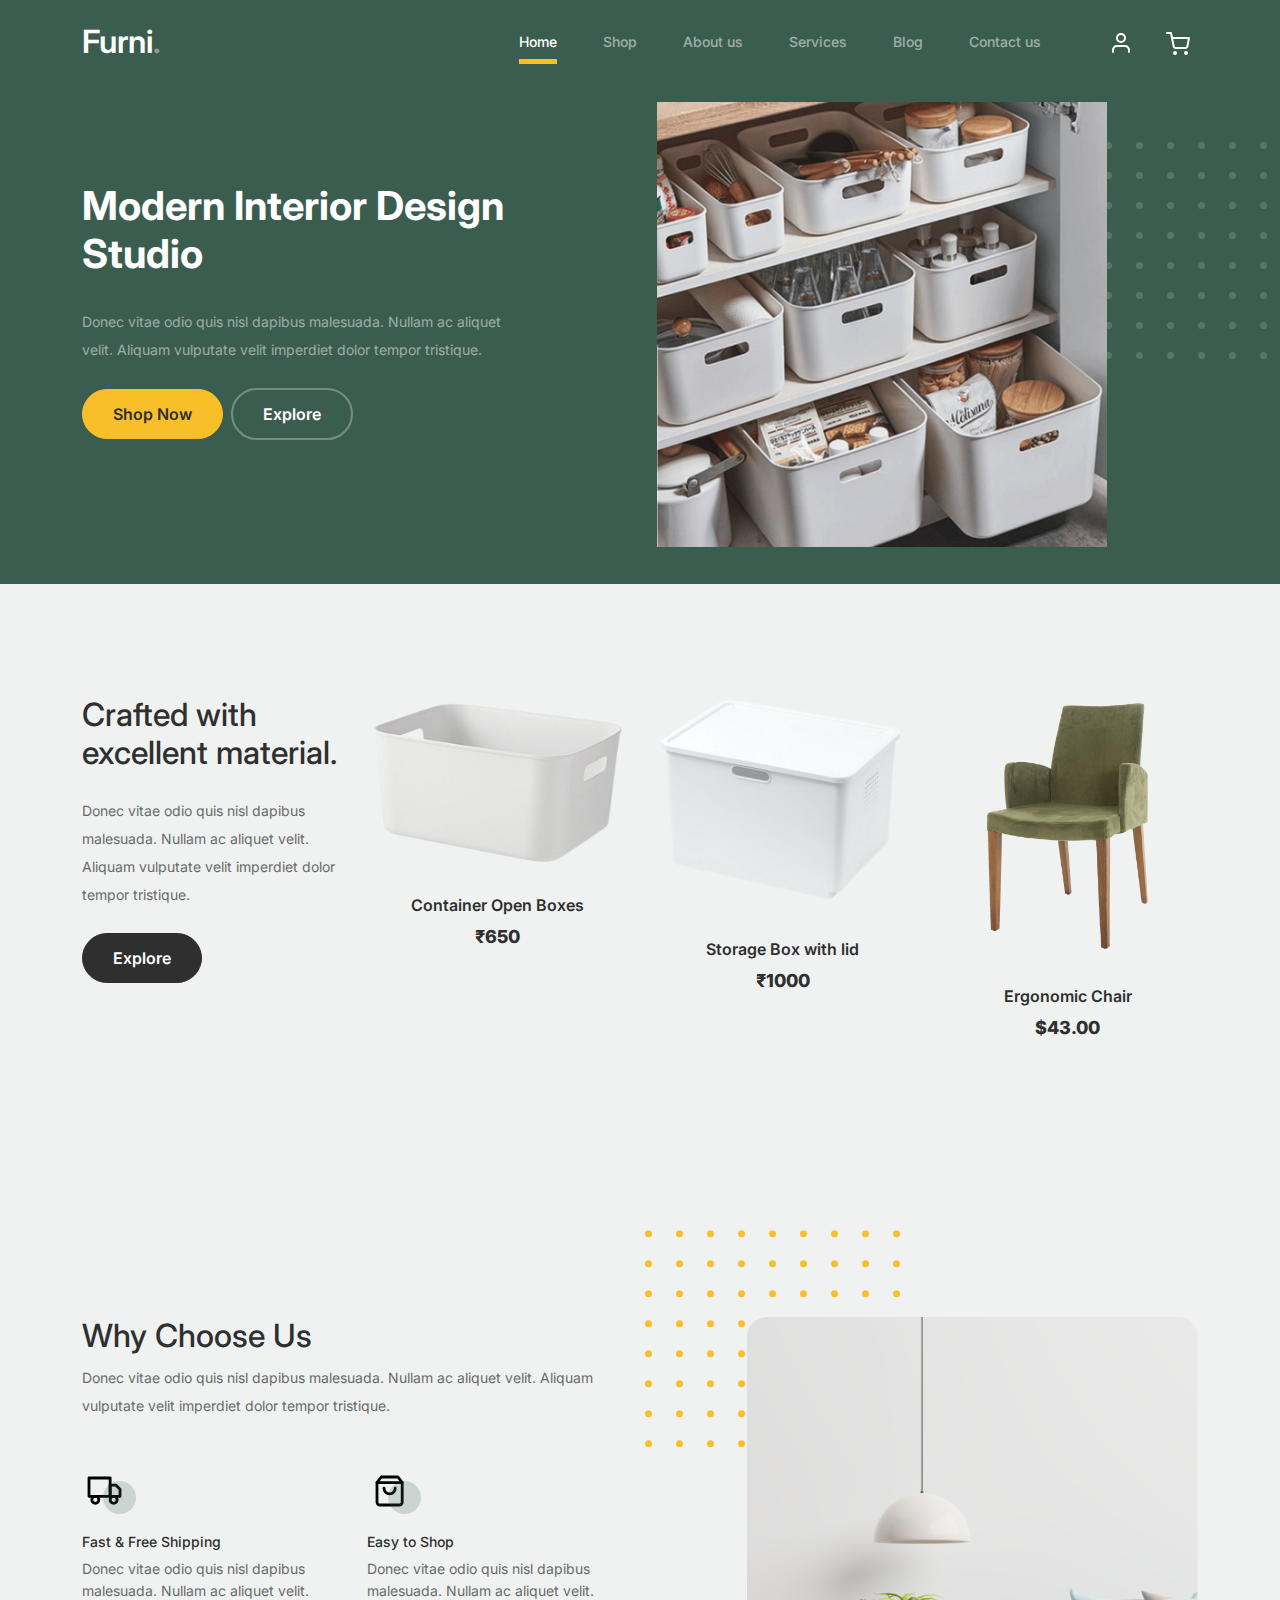
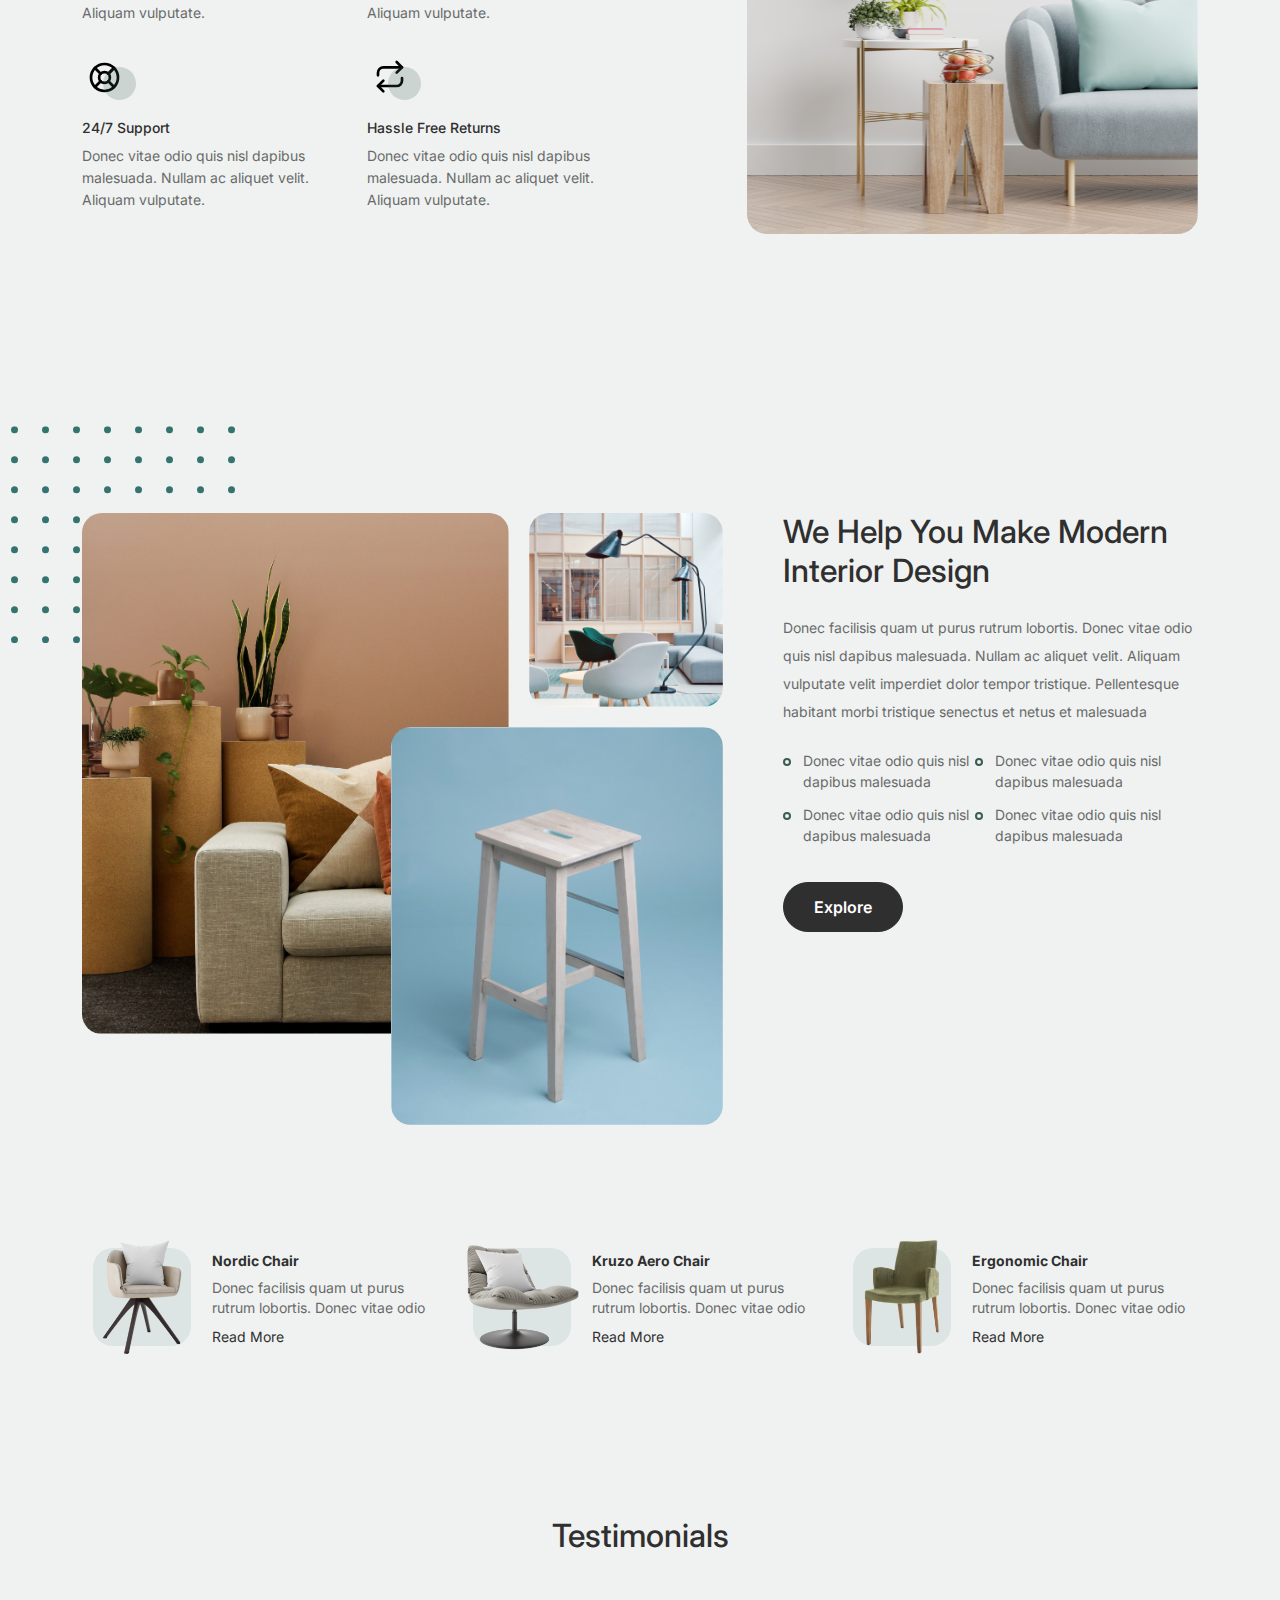
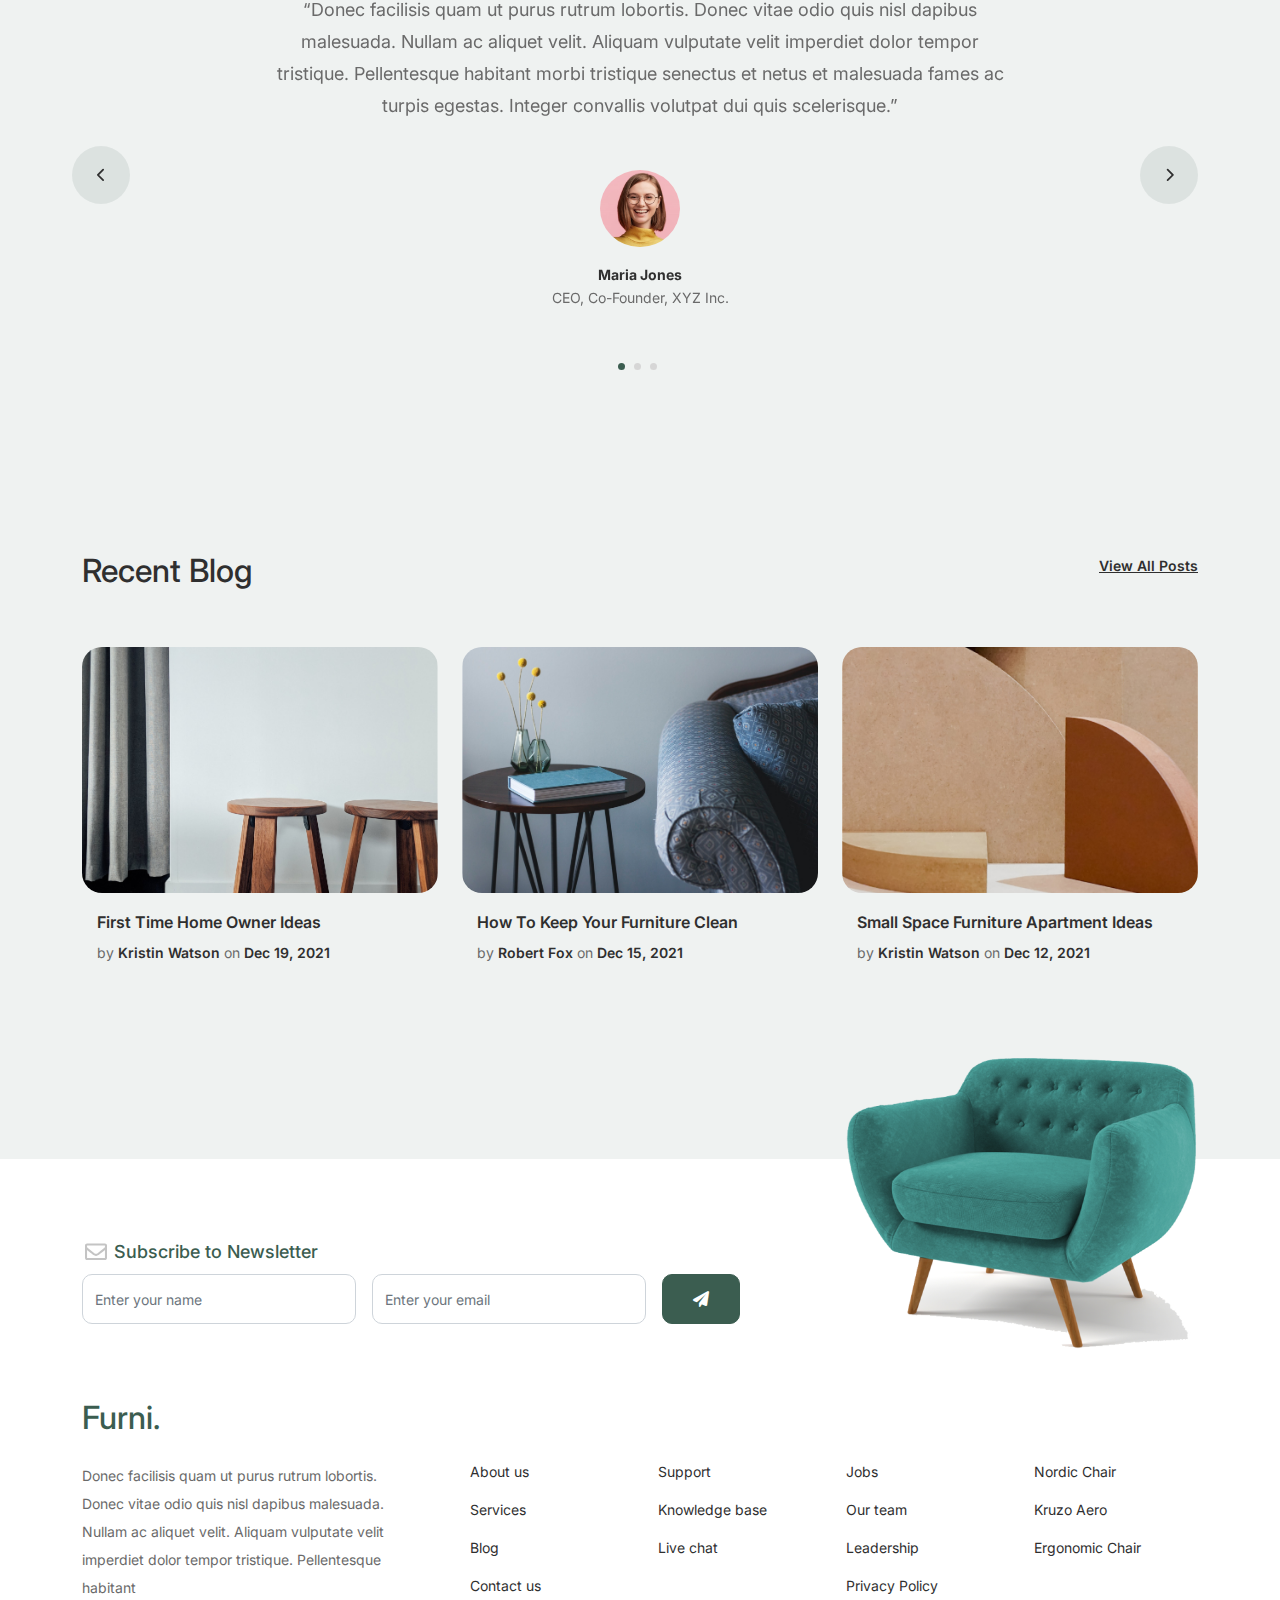
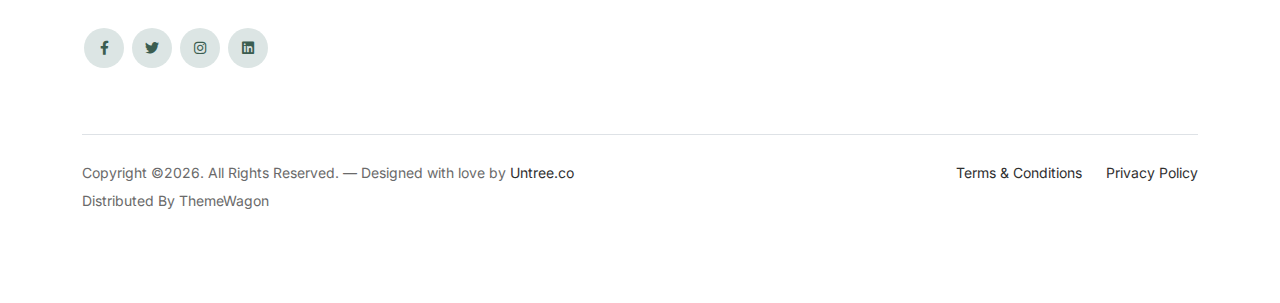
<file: index.html>
<!-- /*
* Bootstrap 5
* Template Name: Furni
* Template Author: Untree.co
* Template URI: https://untree.co/
* License: https://creativecommons.org/licenses/by/3.0/
*/ -->
<!doctype html>
<html lang="en">
<head>
  <meta charset="utf-8">
  <meta name="viewport" content="width=device-width, initial-scale=1, shrink-to-fit=no">
  <meta name="author" content="Untree.co">
  <link rel="shortcut icon" href="favicon.png">

  <meta name="description" content="" />
  <meta name="keywords" content="bootstrap, bootstrap4" />

		<!-- Bootstrap CSS -->
		<link href="css/bootstrap.min.css" rel="stylesheet">
		<link href="https://cdnjs.cloudflare.com/ajax/libs/font-awesome/6.0.0-beta3/css/all.min.css" rel="stylesheet">
		<link href="css/tiny-slider.css" rel="stylesheet">
		<link href="css/style.css" rel="stylesheet">
		<title>Furni Free Bootstrap 5 Template for Furniture and Interior Design Websites by Untree.co </title>
	</head>

	<body>

		<!-- Start Header/Navigation -->
		<nav class="custom-navbar navbar navbar navbar-expand-md navbar-dark bg-dark" arial-label="Furni navigation bar">

			<div class="container">
				<a class="navbar-brand" href="index.html">Furni<span>.</span></a>

				<button class="navbar-toggler" type="button" data-bs-toggle="collapse" data-bs-target="#navbarsFurni" aria-controls="navbarsFurni" aria-expanded="false" aria-label="Toggle navigation">
					<span class="navbar-toggler-icon"></span>
				</button>

				<div class="collapse navbar-collapse" id="navbarsFurni">
					<ul class="custom-navbar-nav navbar-nav ms-auto mb-2 mb-md-0">
						<li class="nav-item active">
							<a class="nav-link" href="index.html">Home</a>
						</li>
						<li><a class="nav-link" href="shop.html">Shop</a></li>
						<li><a class="nav-link" href="about.html">About us</a></li>
						<li><a class="nav-link" href="services.html">Services</a></li>
						<li><a class="nav-link" href="blog.html">Blog</a></li>
						<li><a class="nav-link" href="contact.html">Contact us</a></li>
					</ul>

					<ul class="custom-navbar-cta navbar-nav mb-2 mb-md-0 ms-5">
						<li><a class="nav-link" href="#"><img src="images/user.svg"></a></li>
						<li><a class="nav-link" href="cart.html"><img src="images/cart.svg"></a></li>
					</ul>
				</div>
			</div>
				
		</nav>
		<!-- End Header/Navigation -->

		<!-- Start Hero Section -->
			<div class="hero">
				<div class="container">
					<div class="row justify-content-between">
						<div class="col-lg-5">
							<div class="intro-excerpt">
								<h1>Modern Interior <span clsas="d-block">Design Studio</span></h1>
								<p class="mb-4">Donec vitae odio quis nisl dapibus malesuada. Nullam ac aliquet velit. Aliquam vulputate velit imperdiet dolor tempor tristique.</p>
								<p><a href="" class="btn btn-secondary me-2">Shop Now</a><a href="#" class="btn btn-white-outline">Explore</a></p>
							</div>
						</div>
						<div class="col-lg-7">
							<div class="hero-img-wrap">
								<img src="images/containers.png" class="img-fluid size-left-space">
							</div>
						</div>
					</div>
				</div>
			</div>
		<!-- End Hero Section -->

		<!-- Start Product Section -->
		<div class="product-section">
			<div class="container">
				<div class="row">

					<!-- Start Column 1 -->
					<div class="col-md-12 col-lg-3 mb-5 mb-lg-0">
						<h2 class="mb-4 section-title">Crafted with excellent material.</h2>
						<p class="mb-4">Donec vitae odio quis nisl dapibus malesuada. Nullam ac aliquet velit. Aliquam vulputate velit imperdiet dolor tempor tristique. </p>
						<p><a href="shop.html" class="btn">Explore</a></p>
					</div> 
					<!-- End Column 1 -->

					<!-- Start Column 2 -->
					<div class="col-12 col-md-4 col-lg-3 mb-5 mb-md-0">
						<a class="product-item" href="/product.html?product-id=product-c">
							<img src="images/prod-k.png" class="img-fluid product-thumbnail">
							<h3 class="product-title">Container Open Boxes</h3>
							<strong class="product-price">₹650</strong>

							<span class="icon-cross">
								<img src="images/cross.svg" class="img-fluid">
							</span>
						</a>
					</div> 
					<!-- End Column 2 -->

					<!-- Start Column 3 -->
					<div class="col-12 col-md-4 col-lg-3 mb-5 mb-md-0">
						<a class="product-item" href="cart.html">
							<img src="images/prod-c.png" class="img-fluid product-thumbnail">
							<h3 class="product-title">Storage Box with lid</h3>
							<strong class="product-price">₹1000</strong>

							<span class="icon-cross">
								<img src="images/cross.svg" class="img-fluid">
							</span>
						</a>
					</div>
					<!-- End Column 3 -->

					<!-- Start Column 4 -->
					<div class="col-12 col-md-4 col-lg-3 mb-5 mb-md-0">
						<a class="product-item" href="cart.html">
							<img src="images/product-3.png" class="img-fluid product-thumbnail">
							<h3 class="product-title">Ergonomic Chair</h3>
							<strong class="product-price">$43.00</strong>

							<span class="icon-cross">
								<img src="images/cross.svg" class="img-fluid">
							</span>
						</a>
					</div>
					<!-- End Column 4 -->

				</div>
			</div>
		</div>
		<!-- End Product Section -->

		<!-- Start Why Choose Us Section -->
		<div class="why-choose-section">
			<div class="container">
				<div class="row justify-content-between">
					<div class="col-lg-6">
						<h2 class="section-title">Why Choose Us</h2>
						<p>Donec vitae odio quis nisl dapibus malesuada. Nullam ac aliquet velit. Aliquam vulputate velit imperdiet dolor tempor tristique.</p>

						<div class="row my-5">
							<div class="col-6 col-md-6">
								<div class="feature">
									<div class="icon">
										<img src="images/truck.svg" alt="Image" class="imf-fluid">
									</div>
									<h3>Fast &amp; Free Shipping</h3>
									<p>Donec vitae odio quis nisl dapibus malesuada. Nullam ac aliquet velit. Aliquam vulputate.</p>
								</div>
							</div>

							<div class="col-6 col-md-6">
								<div class="feature">
									<div class="icon">
										<img src="images/bag.svg" alt="Image" class="imf-fluid">
									</div>
									<h3>Easy to Shop</h3>
									<p>Donec vitae odio quis nisl dapibus malesuada. Nullam ac aliquet velit. Aliquam vulputate.</p>
								</div>
							</div>

							<div class="col-6 col-md-6">
								<div class="feature">
									<div class="icon">
										<img src="images/support.svg" alt="Image" class="imf-fluid">
									</div>
									<h3>24/7 Support</h3>
									<p>Donec vitae odio quis nisl dapibus malesuada. Nullam ac aliquet velit. Aliquam vulputate.</p>
								</div>
							</div>

							<div class="col-6 col-md-6">
								<div class="feature">
									<div class="icon">
										<img src="images/return.svg" alt="Image" class="imf-fluid">
									</div>
									<h3>Hassle Free Returns</h3>
									<p>Donec vitae odio quis nisl dapibus malesuada. Nullam ac aliquet velit. Aliquam vulputate.</p>
								</div>
							</div>

						</div>
					</div>

					<div class="col-lg-5">
						<div class="img-wrap">
							<img src="images/why-choose-us-img.jpg" alt="Image" class="img-fluid">
						</div>
					</div>

				</div>
			</div>
		</div>
		<!-- End Why Choose Us Section -->

		<!-- Start We Help Section -->
		<div class="we-help-section">
			<div class="container">
				<div class="row justify-content-between">
					<div class="col-lg-7 mb-5 mb-lg-0">
						<div class="imgs-grid">
							<div class="grid grid-1"><img src="images/img-grid-1.jpg" alt="Untree.co"></div>
							<div class="grid grid-2"><img src="images/img-grid-2.jpg" alt="Untree.co"></div>
							<div class="grid grid-3"><img src="images/img-grid-3.jpg" alt="Untree.co"></div>
						</div>
					</div>
					<div class="col-lg-5 ps-lg-5">
						<h2 class="section-title mb-4">We Help You Make Modern Interior Design</h2>
						<p>Donec facilisis quam ut purus rutrum lobortis. Donec vitae odio quis nisl dapibus malesuada. Nullam ac aliquet velit. Aliquam vulputate velit imperdiet dolor tempor tristique. Pellentesque habitant morbi tristique senectus et netus et malesuada</p>

						<ul class="list-unstyled custom-list my-4">
							<li>Donec vitae odio quis nisl dapibus malesuada</li>
							<li>Donec vitae odio quis nisl dapibus malesuada</li>
							<li>Donec vitae odio quis nisl dapibus malesuada</li>
							<li>Donec vitae odio quis nisl dapibus malesuada</li>
						</ul>
						<p><a herf="#" class="btn">Explore</a></p>
					</div>
				</div>
			</div>
		</div>
		<!-- End We Help Section -->

		<!-- Start Popular Product -->
		<div class="popular-product">
			<div class="container">
				<div class="row">

					<div class="col-12 col-md-6 col-lg-4 mb-4 mb-lg-0">
						<div class="product-item-sm d-flex">
							<div class="thumbnail">
								<img src="images/product-1.png" alt="Image" class="img-fluid">
							</div>
							<div class="pt-3">
								<h3>Nordic Chair</h3>
								<p>Donec facilisis quam ut purus rutrum lobortis. Donec vitae odio </p>
								<p><a href="#">Read More</a></p>
							</div>
						</div>
					</div>

					<div class="col-12 col-md-6 col-lg-4 mb-4 mb-lg-0">
						<div class="product-item-sm d-flex">
							<div class="thumbnail">
								<img src="images/product-2.png" alt="Image" class="img-fluid">
							</div>
							<div class="pt-3">
								<h3>Kruzo Aero Chair</h3>
								<p>Donec facilisis quam ut purus rutrum lobortis. Donec vitae odio </p>
								<p><a href="#">Read More</a></p>
							</div>
						</div>
					</div>

					<div class="col-12 col-md-6 col-lg-4 mb-4 mb-lg-0">
						<div class="product-item-sm d-flex">
							<div class="thumbnail">
								<img src="images/product-3.png" alt="Image" class="img-fluid">
							</div>
							<div class="pt-3">
								<h3>Ergonomic Chair</h3>
								<p>Donec facilisis quam ut purus rutrum lobortis. Donec vitae odio </p>
								<p><a href="#">Read More</a></p>
							</div>
						</div>
					</div>

				</div>
			</div>
		</div>
		<!-- End Popular Product -->

		<!-- Start Testimonial Slider -->
		<div class="testimonial-section">
			<div class="container">
				<div class="row">
					<div class="col-lg-7 mx-auto text-center">
						<h2 class="section-title">Testimonials</h2>
					</div>
				</div>

				<div class="row justify-content-center">
					<div class="col-lg-12">
						<div class="testimonial-slider-wrap text-center">

							<div id="testimonial-nav">
								<span class="prev" data-controls="prev"><span class="fa fa-chevron-left"></span></span>
								<span class="next" data-controls="next"><span class="fa fa-chevron-right"></span></span>
							</div>

							<div class="testimonial-slider">
								
								<div class="item">
									<div class="row justify-content-center">
										<div class="col-lg-8 mx-auto">

											<div class="testimonial-block text-center">
												<blockquote class="mb-5">
													<p>&ldquo;Donec facilisis quam ut purus rutrum lobortis. Donec vitae odio quis nisl dapibus malesuada. Nullam ac aliquet velit. Aliquam vulputate velit imperdiet dolor tempor tristique. Pellentesque habitant morbi tristique senectus et netus et malesuada fames ac turpis egestas. Integer convallis volutpat dui quis scelerisque.&rdquo;</p>
												</blockquote>

												<div class="author-info">
													<div class="author-pic">
														<img src="images/person-1.png" alt="Maria Jones" class="img-fluid">
													</div>
													<h3 class="font-weight-bold">Maria Jones</h3>
													<span class="position d-block mb-3">CEO, Co-Founder, XYZ Inc.</span>
												</div>
											</div>

										</div>
									</div>
								</div> 
								<!-- END item -->

								<div class="item">
									<div class="row justify-content-center">
										<div class="col-lg-8 mx-auto">

											<div class="testimonial-block text-center">
												<blockquote class="mb-5">
													<p>&ldquo;Donec facilisis quam ut purus rutrum lobortis. Donec vitae odio quis nisl dapibus malesuada. Nullam ac aliquet velit. Aliquam vulputate velit imperdiet dolor tempor tristique. Pellentesque habitant morbi tristique senectus et netus et malesuada fames ac turpis egestas. Integer convallis volutpat dui quis scelerisque.&rdquo;</p>
												</blockquote>

												<div class="author-info">
													<div class="author-pic">
														<img src="images/person-1.png" alt="Maria Jones" class="img-fluid">
													</div>
													<h3 class="font-weight-bold">Maria Jones</h3>
													<span class="position d-block mb-3">CEO, Co-Founder, XYZ Inc.</span>
												</div>
											</div>

										</div>
									</div>
								</div> 
								<!-- END item -->

								<div class="item">
									<div class="row justify-content-center">
										<div class="col-lg-8 mx-auto">

											<div class="testimonial-block text-center">
												<blockquote class="mb-5">
													<p>&ldquo;Donec facilisis quam ut purus rutrum lobortis. Donec vitae odio quis nisl dapibus malesuada. Nullam ac aliquet velit. Aliquam vulputate velit imperdiet dolor tempor tristique. Pellentesque habitant morbi tristique senectus et netus et malesuada fames ac turpis egestas. Integer convallis volutpat dui quis scelerisque.&rdquo;</p>
												</blockquote>

												<div class="author-info">
													<div class="author-pic">
														<img src="images/person-1.png" alt="Maria Jones" class="img-fluid">
													</div>
													<h3 class="font-weight-bold">Maria Jones</h3>
													<span class="position d-block mb-3">CEO, Co-Founder, XYZ Inc.</span>
												</div>
											</div>

										</div>
									</div>
								</div> 
								<!-- END item -->

							</div>

						</div>
					</div>
				</div>
			</div>
		</div>
		<!-- End Testimonial Slider -->

		<!-- Start Blog Section -->
		<div class="blog-section">
			<div class="container">
				<div class="row mb-5">
					<div class="col-md-6">
						<h2 class="section-title">Recent Blog</h2>
					</div>
					<div class="col-md-6 text-start text-md-end">
						<a href="#" class="more">View All Posts</a>
					</div>
				</div>

				<div class="row">

					<div class="col-12 col-sm-6 col-md-4 mb-4 mb-md-0">
						<div class="post-entry">
							<a href="#" class="post-thumbnail"><img src="images/post-1.jpg" alt="Image" class="img-fluid"></a>
							<div class="post-content-entry">
								<h3><a href="#">First Time Home Owner Ideas</a></h3>
								<div class="meta">
									<span>by <a href="#">Kristin Watson</a></span> <span>on <a href="#">Dec 19, 2021</a></span>
								</div>
							</div>
						</div>
					</div>

					<div class="col-12 col-sm-6 col-md-4 mb-4 mb-md-0">
						<div class="post-entry">
							<a href="#" class="post-thumbnail"><img src="images/post-2.jpg" alt="Image" class="img-fluid"></a>
							<div class="post-content-entry">
								<h3><a href="#">How To Keep Your Furniture Clean</a></h3>
								<div class="meta">
									<span>by <a href="#">Robert Fox</a></span> <span>on <a href="#">Dec 15, 2021</a></span>
								</div>
							</div>
						</div>
					</div>

					<div class="col-12 col-sm-6 col-md-4 mb-4 mb-md-0">
						<div class="post-entry">
							<a href="#" class="post-thumbnail"><img src="images/post-3.jpg" alt="Image" class="img-fluid"></a>
							<div class="post-content-entry">
								<h3><a href="#">Small Space Furniture Apartment Ideas</a></h3>
								<div class="meta">
									<span>by <a href="#">Kristin Watson</a></span> <span>on <a href="#">Dec 12, 2021</a></span>
								</div>
							</div>
						</div>
					</div>

				</div>
			</div>
		</div>
		<!-- End Blog Section -->	

		<!-- Start Footer Section -->
		<footer class="footer-section">
			<div class="container relative">

				<div class="sofa-img">
					<img src="images/sofa.png" alt="Image" class="img-fluid">
				</div>

				<div class="row">
					<div class="col-lg-8">
						<div class="subscription-form">
							<h3 class="d-flex align-items-center"><span class="me-1"><img src="images/envelope-outline.svg" alt="Image" class="img-fluid"></span><span>Subscribe to Newsletter</span></h3>

							<form action="#" class="row g-3">
								<div class="col-auto">
									<input type="text" class="form-control" placeholder="Enter your name">
								</div>
								<div class="col-auto">
									<input type="email" class="form-control" placeholder="Enter your email">
								</div>
								<div class="col-auto">
									<button class="btn btn-primary">
										<span class="fa fa-paper-plane"></span>
									</button>
								</div>
							</form>

						</div>
					</div>
				</div>

				<div class="row g-5 mb-5">
					<div class="col-lg-4">
						<div class="mb-4 footer-logo-wrap"><a href="#" class="footer-logo">Furni<span>.</span></a></div>
						<p class="mb-4">Donec facilisis quam ut purus rutrum lobortis. Donec vitae odio quis nisl dapibus malesuada. Nullam ac aliquet velit. Aliquam vulputate velit imperdiet dolor tempor tristique. Pellentesque habitant</p>

						<ul class="list-unstyled custom-social">
							<li><a href="#"><span class="fa fa-brands fa-facebook-f"></span></a></li>
							<li><a href="#"><span class="fa fa-brands fa-twitter"></span></a></li>
							<li><a href="#"><span class="fa fa-brands fa-instagram"></span></a></li>
							<li><a href="#"><span class="fa fa-brands fa-linkedin"></span></a></li>
						</ul>
					</div>

					<div class="col-lg-8">
						<div class="row links-wrap">
							<div class="col-6 col-sm-6 col-md-3">
								<ul class="list-unstyled">
									<li><a href="#">About us</a></li>
									<li><a href="#">Services</a></li>
									<li><a href="#">Blog</a></li>
									<li><a href="#">Contact us</a></li>
								</ul>
							</div>

							<div class="col-6 col-sm-6 col-md-3">
								<ul class="list-unstyled">
									<li><a href="#">Support</a></li>
									<li><a href="#">Knowledge base</a></li>
									<li><a href="#">Live chat</a></li>
								</ul>
							</div>

							<div class="col-6 col-sm-6 col-md-3">
								<ul class="list-unstyled">
									<li><a href="#">Jobs</a></li>
									<li><a href="#">Our team</a></li>
									<li><a href="#">Leadership</a></li>
									<li><a href="#">Privacy Policy</a></li>
								</ul>
							</div>

							<div class="col-6 col-sm-6 col-md-3">
								<ul class="list-unstyled">
									<li><a href="#">Nordic Chair</a></li>
									<li><a href="#">Kruzo Aero</a></li>
									<li><a href="#">Ergonomic Chair</a></li>
								</ul>
							</div>
						</div>
					</div>

				</div>

				<div class="border-top copyright">
					<div class="row pt-4">
						<div class="col-lg-6">
							<p class="mb-2 text-center text-lg-start">Copyright &copy;<script>document.write(new Date().getFullYear());</script>. All Rights Reserved. &mdash; Designed with love by <a href="https://untree.co">Untree.co</a> Distributed By <a hreff="https://themewagon.com">ThemeWagon</a>  <!-- License information: https://untree.co/license/ -->
            </p>
						</div>

						<div class="col-lg-6 text-center text-lg-end">
							<ul class="list-unstyled d-inline-flex ms-auto">
								<li class="me-4"><a href="#">Terms &amp; Conditions</a></li>
								<li><a href="#">Privacy Policy</a></li>
							</ul>
						</div>

					</div>
				</div>

			</div>
		</footer>
		<!-- End Footer Section -->	


		<script src="js/bootstrap.bundle.min.js"></script>
		<script src="js/tiny-slider.js"></script>
		<script src="js/custom.js"></script>
	</body>

</html>
</file>
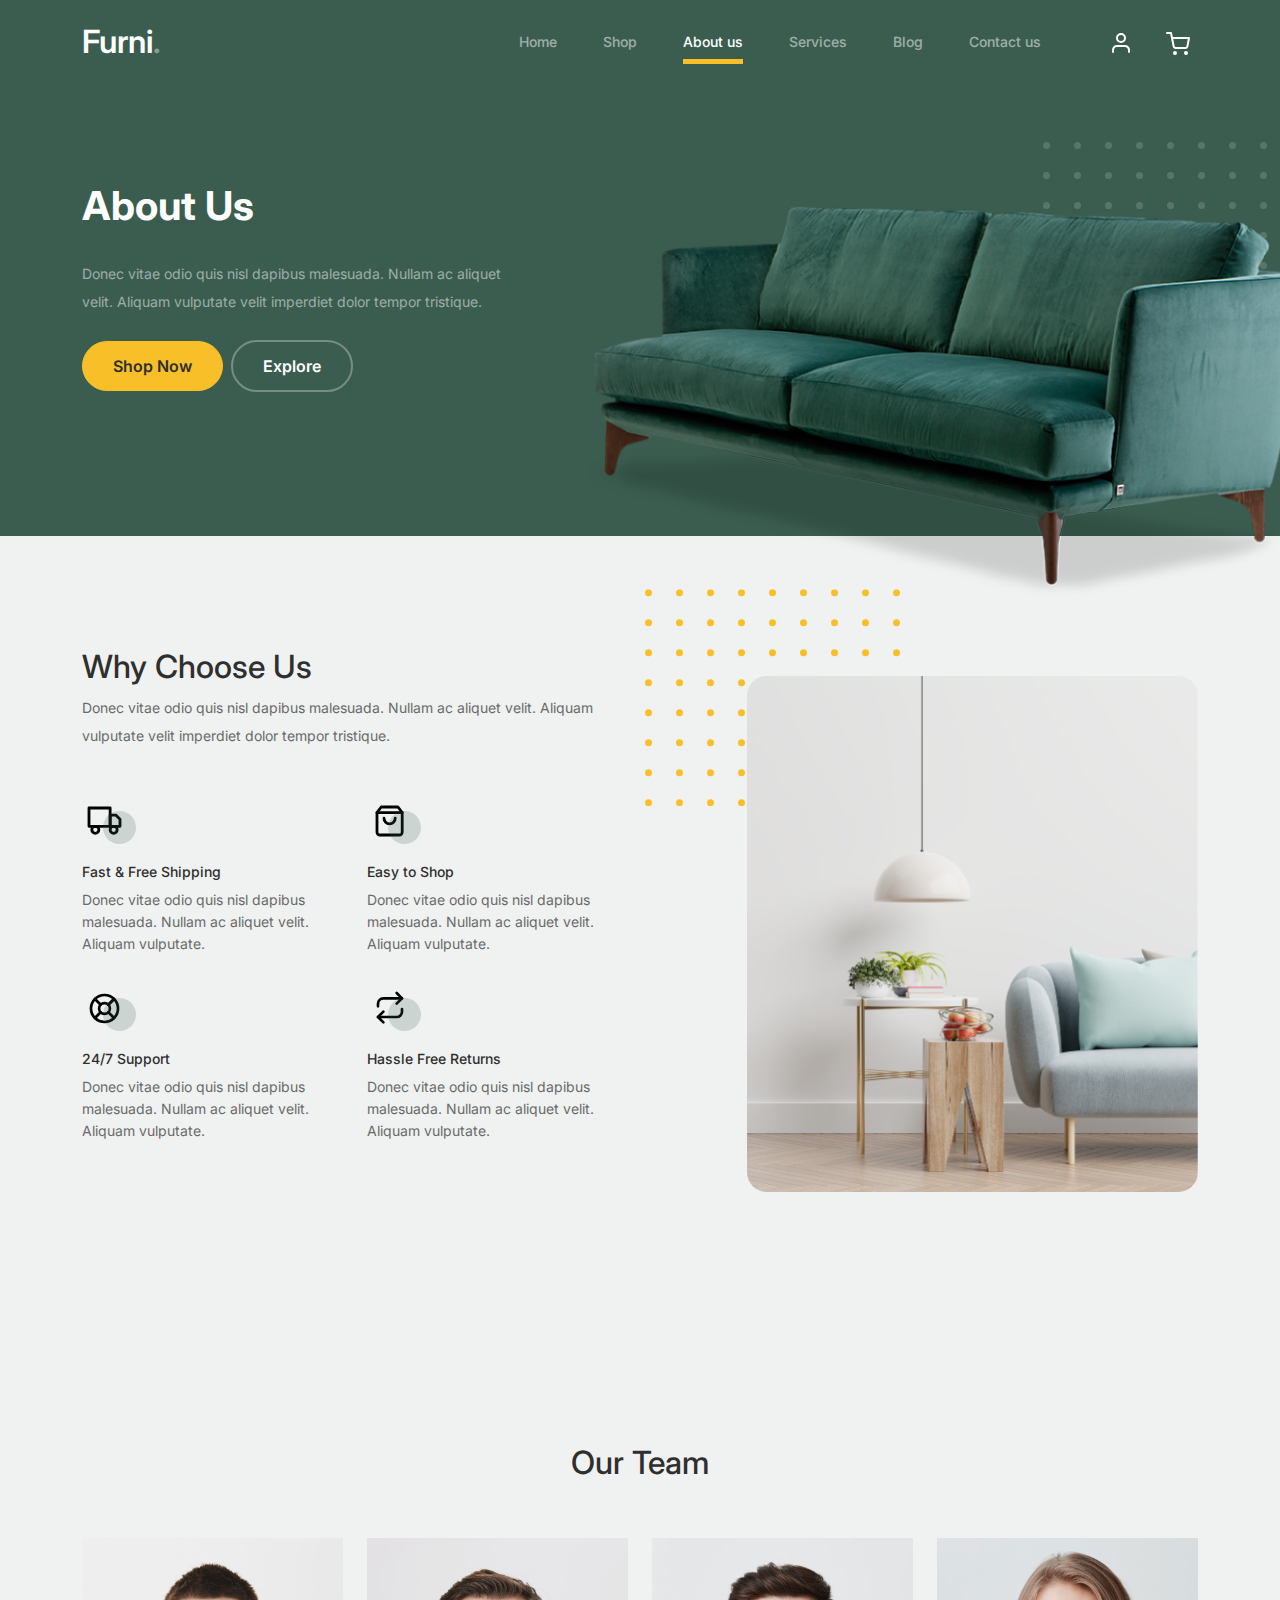
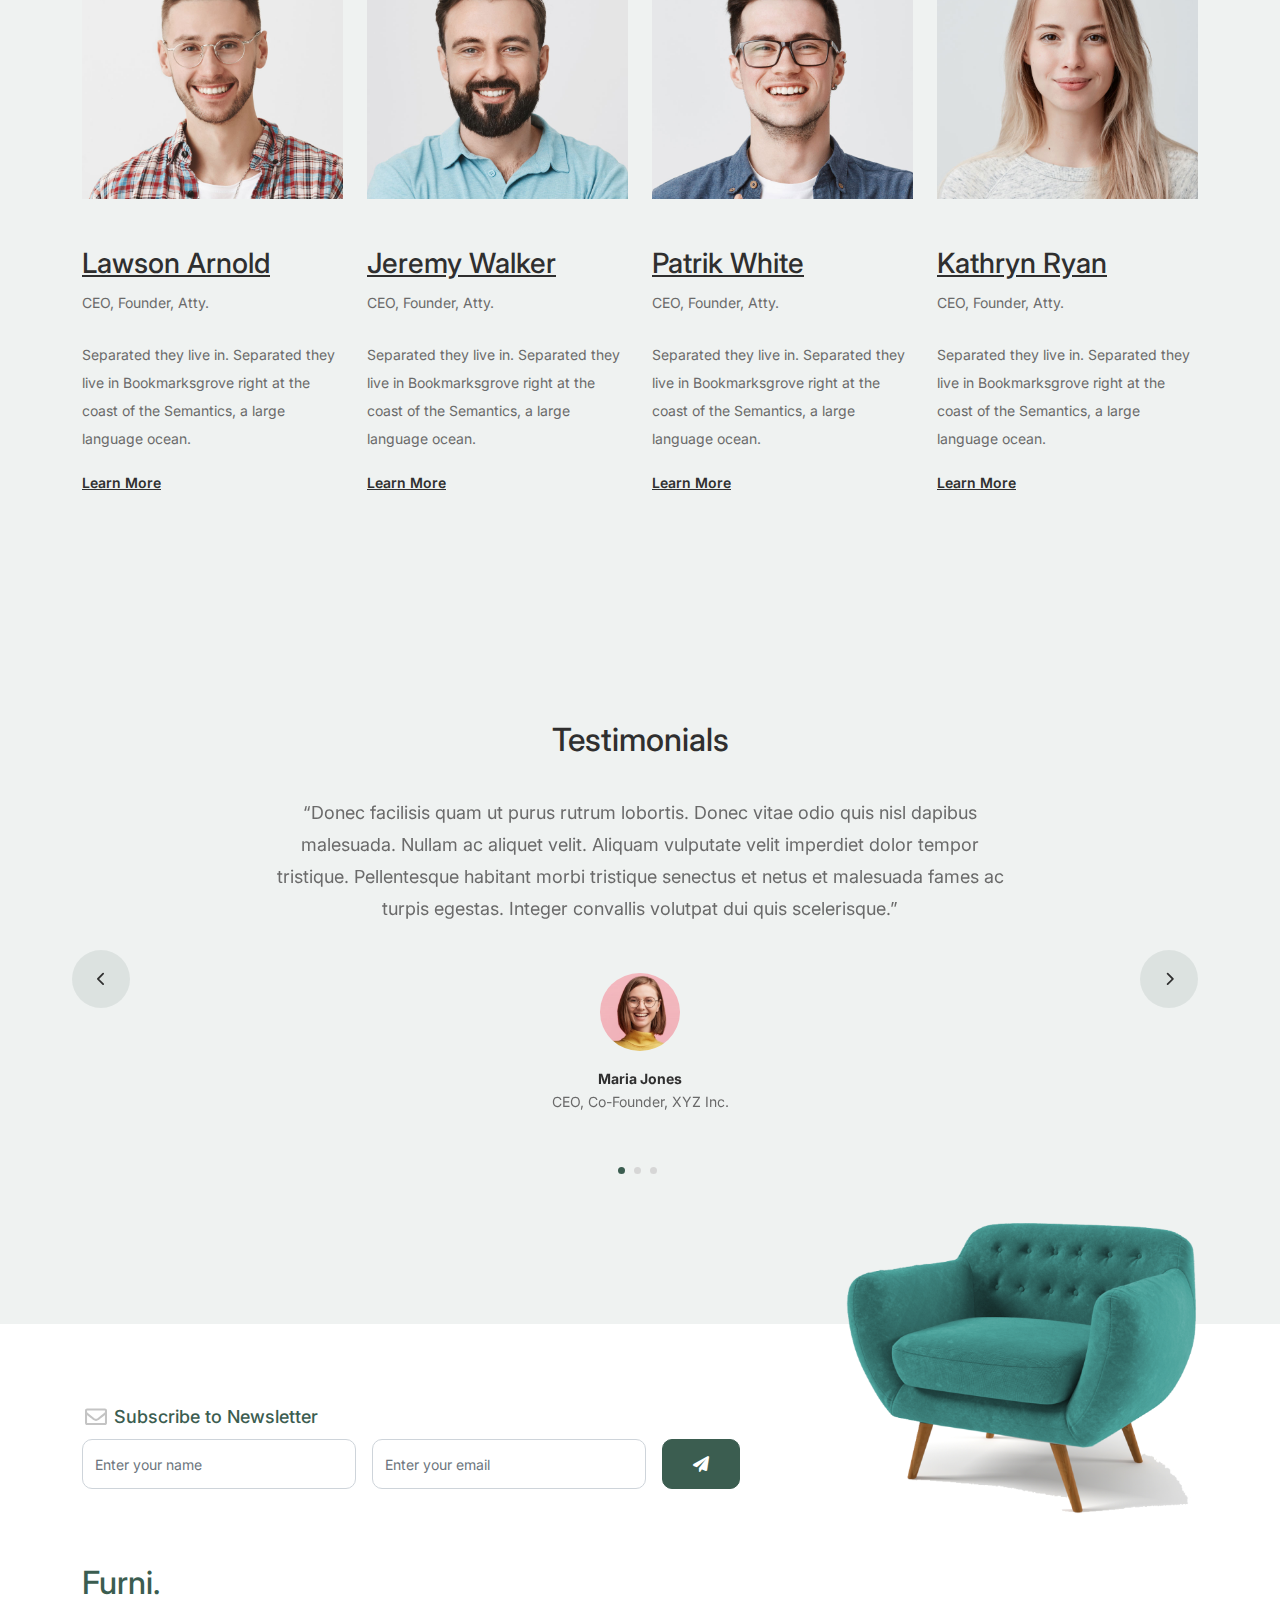
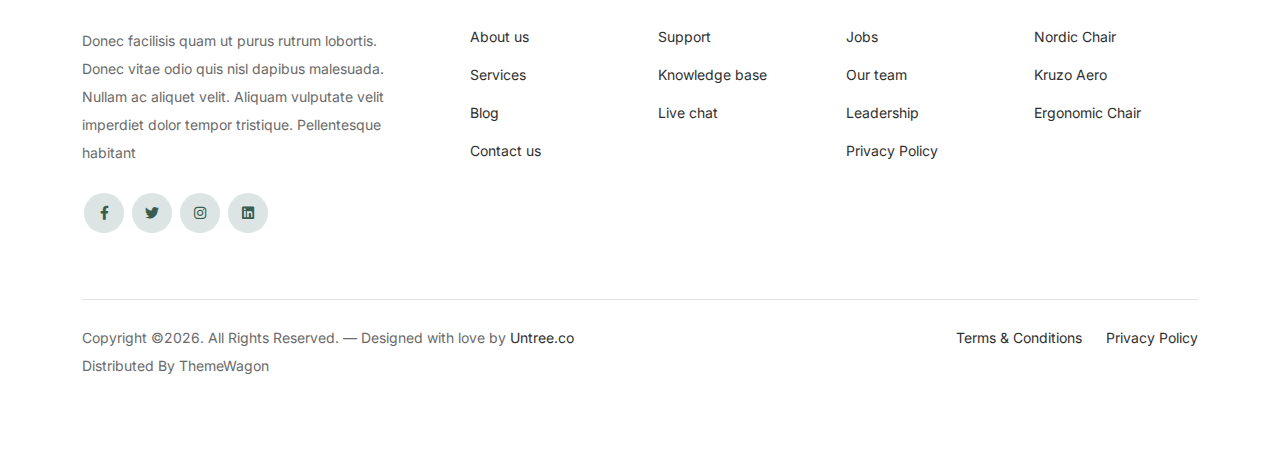
<file: about.html>
<!-- /*
* Bootstrap 5
* Template Name: Furni
* Template Author: Untree.co
* Template URI: https://untree.co/
* License: https://creativecommons.org/licenses/by/3.0/
*/ -->
<!doctype html>
<html lang="en">
<head>
  <meta charset="utf-8">
  <meta name="viewport" content="width=device-width, initial-scale=1, shrink-to-fit=no">
  <meta name="author" content="Untree.co">
  <link rel="shortcut icon" href="favicon.png">

  <meta name="description" content="" />
  <meta name="keywords" content="bootstrap, bootstrap4" />

		<!-- Bootstrap CSS -->
		<link href="css/bootstrap.min.css" rel="stylesheet">
		<link href="https://cdnjs.cloudflare.com/ajax/libs/font-awesome/6.0.0-beta3/css/all.min.css" rel="stylesheet">
		<link href="css/tiny-slider.css" rel="stylesheet">
		<link href="css/style.css" rel="stylesheet">
		<title>Furni Free Bootstrap 5 Template for Furniture and Interior Design Websites by Untree.co </title>
	</head>

	<body>

		<!-- Start Header/Navigation -->
		<nav class="custom-navbar navbar navbar navbar-expand-md navbar-dark bg-dark" arial-label="Furni navigation bar">

			<div class="container">
				<a class="navbar-brand" href="index.html">Furni<span>.</span></a>

				<button class="navbar-toggler" type="button" data-bs-toggle="collapse" data-bs-target="#navbarsFurni" aria-controls="navbarsFurni" aria-expanded="false" aria-label="Toggle navigation">
					<span class="navbar-toggler-icon"></span>
				</button>

				<div class="collapse navbar-collapse" id="navbarsFurni">
					<ul class="custom-navbar-nav navbar-nav ms-auto mb-2 mb-md-0">
						<li class="nav-item ">
							<a class="nav-link" href="index.html">Home</a>
						</li>
						<li><a class="nav-link" href="shop.html">Shop</a></li>
						<li class="active"><a class="nav-link" href="about.html">About us</a></li>
						<li><a class="nav-link" href="services.html">Services</a></li>
						<li><a class="nav-link" href="blog.html">Blog</a></li>
						<li><a class="nav-link" href="contact.html">Contact us</a></li>
					</ul>

					<ul class="custom-navbar-cta navbar-nav mb-2 mb-md-0 ms-5">
						<li><a class="nav-link" href="#"><img src="images/user.svg"></a></li>
						<li><a class="nav-link" href="cart.html"><img src="images/cart.svg"></a></li>
					</ul>
				</div>
			</div>
				
		</nav>
		<!-- End Header/Navigation -->

		<!-- Start Hero Section -->
			<div class="hero">
				<div class="container">
					<div class="row justify-content-between">
						<div class="col-lg-5">
							<div class="intro-excerpt">
								<h1>About Us</h1>
								<p class="mb-4">Donec vitae odio quis nisl dapibus malesuada. Nullam ac aliquet velit. Aliquam vulputate velit imperdiet dolor tempor tristique.</p>
								<p><a href="" class="btn btn-secondary me-2">Shop Now</a><a href="#" class="btn btn-white-outline">Explore</a></p>
							</div>
						</div>
						<div class="col-lg-7">
							<div class="hero-img-wrap">
								<img src="images/couch.png" class="img-fluid">
							</div>
						</div>
					</div>
				</div>
			</div>
		<!-- End Hero Section -->

		

		<!-- Start Why Choose Us Section -->
		<div class="why-choose-section">
			<div class="container">
				<div class="row justify-content-between align-items-center">
					<div class="col-lg-6">
						<h2 class="section-title">Why Choose Us</h2>
						<p>Donec vitae odio quis nisl dapibus malesuada. Nullam ac aliquet velit. Aliquam vulputate velit imperdiet dolor tempor tristique.</p>

						<div class="row my-5">
							<div class="col-6 col-md-6">
								<div class="feature">
									<div class="icon">
										<img src="images/truck.svg" alt="Image" class="imf-fluid">
									</div>
									<h3>Fast &amp; Free Shipping</h3>
									<p>Donec vitae odio quis nisl dapibus malesuada. Nullam ac aliquet velit. Aliquam vulputate.</p>
								</div>
							</div>

							<div class="col-6 col-md-6">
								<div class="feature">
									<div class="icon">
										<img src="images/bag.svg" alt="Image" class="imf-fluid">
									</div>
									<h3>Easy to Shop</h3>
									<p>Donec vitae odio quis nisl dapibus malesuada. Nullam ac aliquet velit. Aliquam vulputate.</p>
								</div>
							</div>

							<div class="col-6 col-md-6">
								<div class="feature">
									<div class="icon">
										<img src="images/support.svg" alt="Image" class="imf-fluid">
									</div>
									<h3>24/7 Support</h3>
									<p>Donec vitae odio quis nisl dapibus malesuada. Nullam ac aliquet velit. Aliquam vulputate.</p>
								</div>
							</div>

							<div class="col-6 col-md-6">
								<div class="feature">
									<div class="icon">
										<img src="images/return.svg" alt="Image" class="imf-fluid">
									</div>
									<h3>Hassle Free Returns</h3>
									<p>Donec vitae odio quis nisl dapibus malesuada. Nullam ac aliquet velit. Aliquam vulputate.</p>
								</div>
							</div>

						</div>
					</div>

					<div class="col-lg-5">
						<div class="img-wrap">
							<img src="images/why-choose-us-img.jpg" alt="Image" class="img-fluid">
						</div>
					</div>

				</div>
			</div>
		</div>
		<!-- End Why Choose Us Section -->

		<!-- Start Team Section -->
		<div class="untree_co-section">
			<div class="container">

				<div class="row mb-5">
					<div class="col-lg-5 mx-auto text-center">
						<h2 class="section-title">Our Team</h2>
					</div>
				</div>

				<div class="row">

					<!-- Start Column 1 -->
					<div class="col-12 col-md-6 col-lg-3 mb-5 mb-md-0">
						<img src="images/person_1.jpg" class="img-fluid mb-5">
						<h3 clas><a href="#"><span class="">Lawson</span> Arnold</a></h3>
            <span class="d-block position mb-4">CEO, Founder, Atty.</span>
            <p>Separated they live in.
            Separated they live in Bookmarksgrove right at the coast of the Semantics, a large language ocean.</p>
            <p class="mb-0"><a href="#" class="more dark">Learn More <span class="icon-arrow_forward"></span></a></p>
					</div> 
					<!-- End Column 1 -->

					<!-- Start Column 2 -->
					<div class="col-12 col-md-6 col-lg-3 mb-5 mb-md-0">
						<img src="images/person_2.jpg" class="img-fluid mb-5">

						<h3 clas><a href="#"><span class="">Jeremy</span> Walker</a></h3>
            <span class="d-block position mb-4">CEO, Founder, Atty.</span>
            <p>Separated they live in.
            Separated they live in Bookmarksgrove right at the coast of the Semantics, a large language ocean.</p>
            <p class="mb-0"><a href="#" class="more dark">Learn More <span class="icon-arrow_forward"></span></a></p>

					</div> 
					<!-- End Column 2 -->

					<!-- Start Column 3 -->
					<div class="col-12 col-md-6 col-lg-3 mb-5 mb-md-0">
						<img src="images/person_3.jpg" class="img-fluid mb-5">
						<h3 clas><a href="#"><span class="">Patrik</span> White</a></h3>
            <span class="d-block position mb-4">CEO, Founder, Atty.</span>
            <p>Separated they live in.
            Separated they live in Bookmarksgrove right at the coast of the Semantics, a large language ocean.</p>
            <p class="mb-0"><a href="#" class="more dark">Learn More <span class="icon-arrow_forward"></span></a></p>
					</div> 
					<!-- End Column 3 -->

					<!-- Start Column 4 -->
					<div class="col-12 col-md-6 col-lg-3 mb-5 mb-md-0">
						<img src="images/person_4.jpg" class="img-fluid mb-5">

						<h3 clas><a href="#"><span class="">Kathryn</span> Ryan</a></h3>
            <span class="d-block position mb-4">CEO, Founder, Atty.</span>
            <p>Separated they live in.
            Separated they live in Bookmarksgrove right at the coast of the Semantics, a large language ocean.</p>
            <p class="mb-0"><a href="#" class="more dark">Learn More <span class="icon-arrow_forward"></span></a></p>

          
					</div> 
					<!-- End Column 4 -->

					

				</div>
			</div>
		</div>
		<!-- End Team Section -->

		

		<!-- Start Testimonial Slider -->
		<div class="testimonial-section before-footer-section">
			<div class="container">
				<div class="row">
					<div class="col-lg-7 mx-auto text-center">
						<h2 class="section-title">Testimonials</h2>
					</div>
				</div>

				<div class="row justify-content-center">
					<div class="col-lg-12">
						<div class="testimonial-slider-wrap text-center">

							<div id="testimonial-nav">
								<span class="prev" data-controls="prev"><span class="fa fa-chevron-left"></span></span>
								<span class="next" data-controls="next"><span class="fa fa-chevron-right"></span></span>
							</div>

							<div class="testimonial-slider">
								
								<div class="item">
									<div class="row justify-content-center">
										<div class="col-lg-8 mx-auto">

											<div class="testimonial-block text-center">
												<blockquote class="mb-5">
													<p>&ldquo;Donec facilisis quam ut purus rutrum lobortis. Donec vitae odio quis nisl dapibus malesuada. Nullam ac aliquet velit. Aliquam vulputate velit imperdiet dolor tempor tristique. Pellentesque habitant morbi tristique senectus et netus et malesuada fames ac turpis egestas. Integer convallis volutpat dui quis scelerisque.&rdquo;</p>
												</blockquote>

												<div class="author-info">
													<div class="author-pic">
														<img src="images/person-1.png" alt="Maria Jones" class="img-fluid">
													</div>
													<h3 class="font-weight-bold">Maria Jones</h3>
													<span class="position d-block mb-3">CEO, Co-Founder, XYZ Inc.</span>
												</div>
											</div>

										</div>
									</div>
								</div> 
								<!-- END item -->

								<div class="item">
									<div class="row justify-content-center">
										<div class="col-lg-8 mx-auto">

											<div class="testimonial-block text-center">
												<blockquote class="mb-5">
													<p>&ldquo;Donec facilisis quam ut purus rutrum lobortis. Donec vitae odio quis nisl dapibus malesuada. Nullam ac aliquet velit. Aliquam vulputate velit imperdiet dolor tempor tristique. Pellentesque habitant morbi tristique senectus et netus et malesuada fames ac turpis egestas. Integer convallis volutpat dui quis scelerisque.&rdquo;</p>
												</blockquote>

												<div class="author-info">
													<div class="author-pic">
														<img src="images/person-1.png" alt="Maria Jones" class="img-fluid">
													</div>
													<h3 class="font-weight-bold">Maria Jones</h3>
													<span class="position d-block mb-3">CEO, Co-Founder, XYZ Inc.</span>
												</div>
											</div>

										</div>
									</div>
								</div> 
								<!-- END item -->

								<div class="item">
									<div class="row justify-content-center">
										<div class="col-lg-8 mx-auto">

											<div class="testimonial-block text-center">
												<blockquote class="mb-5">
													<p>&ldquo;Donec facilisis quam ut purus rutrum lobortis. Donec vitae odio quis nisl dapibus malesuada. Nullam ac aliquet velit. Aliquam vulputate velit imperdiet dolor tempor tristique. Pellentesque habitant morbi tristique senectus et netus et malesuada fames ac turpis egestas. Integer convallis volutpat dui quis scelerisque.&rdquo;</p>
												</blockquote>

												<div class="author-info">
													<div class="author-pic">
														<img src="images/person-1.png" alt="Maria Jones" class="img-fluid">
													</div>
													<h3 class="font-weight-bold">Maria Jones</h3>
													<span class="position d-block mb-3">CEO, Co-Founder, XYZ Inc.</span>
												</div>
											</div>

										</div>
									</div>
								</div> 
								<!-- END item -->

							</div>

						</div>
					</div>
				</div>
			</div>
		</div>
		<!-- End Testimonial Slider -->

		

		<!-- Start Footer Section -->
		<footer class="footer-section">
			<div class="container relative">

				<div class="sofa-img">
					<img src="images/sofa.png" alt="Image" class="img-fluid">
				</div>

				<div class="row">
					<div class="col-lg-8">
						<div class="subscription-form">
							<h3 class="d-flex align-items-center"><span class="me-1"><img src="images/envelope-outline.svg" alt="Image" class="img-fluid"></span><span>Subscribe to Newsletter</span></h3>

							<form action="#" class="row g-3">
								<div class="col-auto">
									<input type="text" class="form-control" placeholder="Enter your name">
								</div>
								<div class="col-auto">
									<input type="email" class="form-control" placeholder="Enter your email">
								</div>
								<div class="col-auto">
									<button class="btn btn-primary">
										<span class="fa fa-paper-plane"></span>
									</button>
								</div>
							</form>

						</div>
					</div>
				</div>

				<div class="row g-5 mb-5">
					<div class="col-lg-4">
						<div class="mb-4 footer-logo-wrap"><a href="#" class="footer-logo">Furni<span>.</span></a></div>
						<p class="mb-4">Donec facilisis quam ut purus rutrum lobortis. Donec vitae odio quis nisl dapibus malesuada. Nullam ac aliquet velit. Aliquam vulputate velit imperdiet dolor tempor tristique. Pellentesque habitant</p>

						<ul class="list-unstyled custom-social">
							<li><a href="#"><span class="fa fa-brands fa-facebook-f"></span></a></li>
							<li><a href="#"><span class="fa fa-brands fa-twitter"></span></a></li>
							<li><a href="#"><span class="fa fa-brands fa-instagram"></span></a></li>
							<li><a href="#"><span class="fa fa-brands fa-linkedin"></span></a></li>
						</ul>
					</div>

					<div class="col-lg-8">
						<div class="row links-wrap">
							<div class="col-6 col-sm-6 col-md-3">
								<ul class="list-unstyled">
									<li><a href="#">About us</a></li>
									<li><a href="#">Services</a></li>
									<li><a href="#">Blog</a></li>
									<li><a href="#">Contact us</a></li>
								</ul>
							</div>

							<div class="col-6 col-sm-6 col-md-3">
								<ul class="list-unstyled">
									<li><a href="#">Support</a></li>
									<li><a href="#">Knowledge base</a></li>
									<li><a href="#">Live chat</a></li>
								</ul>
							</div>

							<div class="col-6 col-sm-6 col-md-3">
								<ul class="list-unstyled">
									<li><a href="#">Jobs</a></li>
									<li><a href="#">Our team</a></li>
									<li><a href="#">Leadership</a></li>
									<li><a href="#">Privacy Policy</a></li>
								</ul>
							</div>

							<div class="col-6 col-sm-6 col-md-3">
								<ul class="list-unstyled">
									<li><a href="#">Nordic Chair</a></li>
									<li><a href="#">Kruzo Aero</a></li>
									<li><a href="#">Ergonomic Chair</a></li>
								</ul>
							</div>
						</div>
					</div>

				</div>

				<div class="border-top copyright">
					<div class="row pt-4">
						<div class="col-lg-6">
							<p class="mb-2 text-center text-lg-start">Copyright &copy;<script>document.write(new Date().getFullYear());</script>. All Rights Reserved. &mdash; Designed with love by <a href="https://untree.co">Untree.co</a> Distributed By <a hreff="https://themewagon.com">ThemeWagon</a>  <!-- License information: https://untree.co/license/ -->
            </p>
						</div>

						<div class="col-lg-6 text-center text-lg-end">
							<ul class="list-unstyled d-inline-flex ms-auto">
								<li class="me-4"><a href="#">Terms &amp; Conditions</a></li>
								<li><a href="#">Privacy Policy</a></li>
							</ul>
						</div>

					</div>
				</div>

			</div>
		</footer>
		<!-- End Footer Section -->	


		<script src="js/bootstrap.bundle.min.js"></script>
		<script src="js/tiny-slider.js"></script>
		<script src="js/custom.js"></script>
	</body>

</html>
</file>
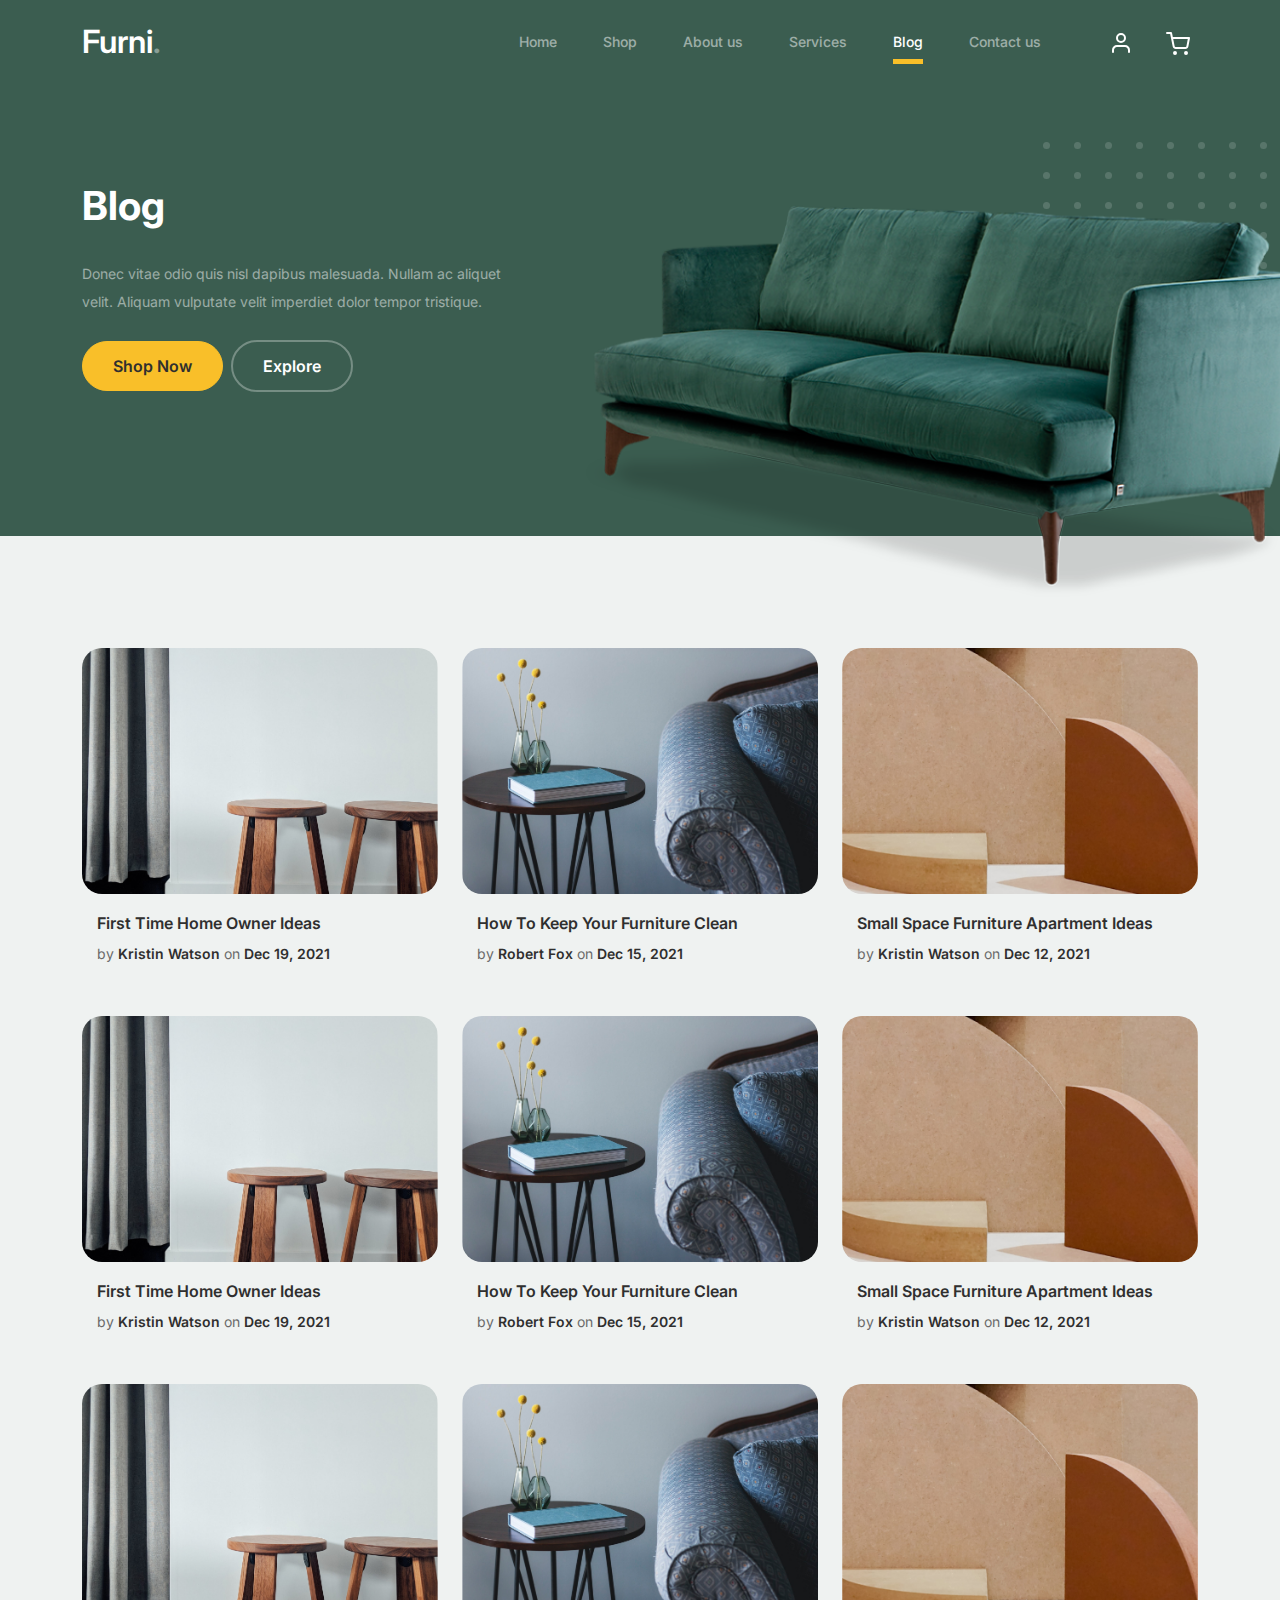
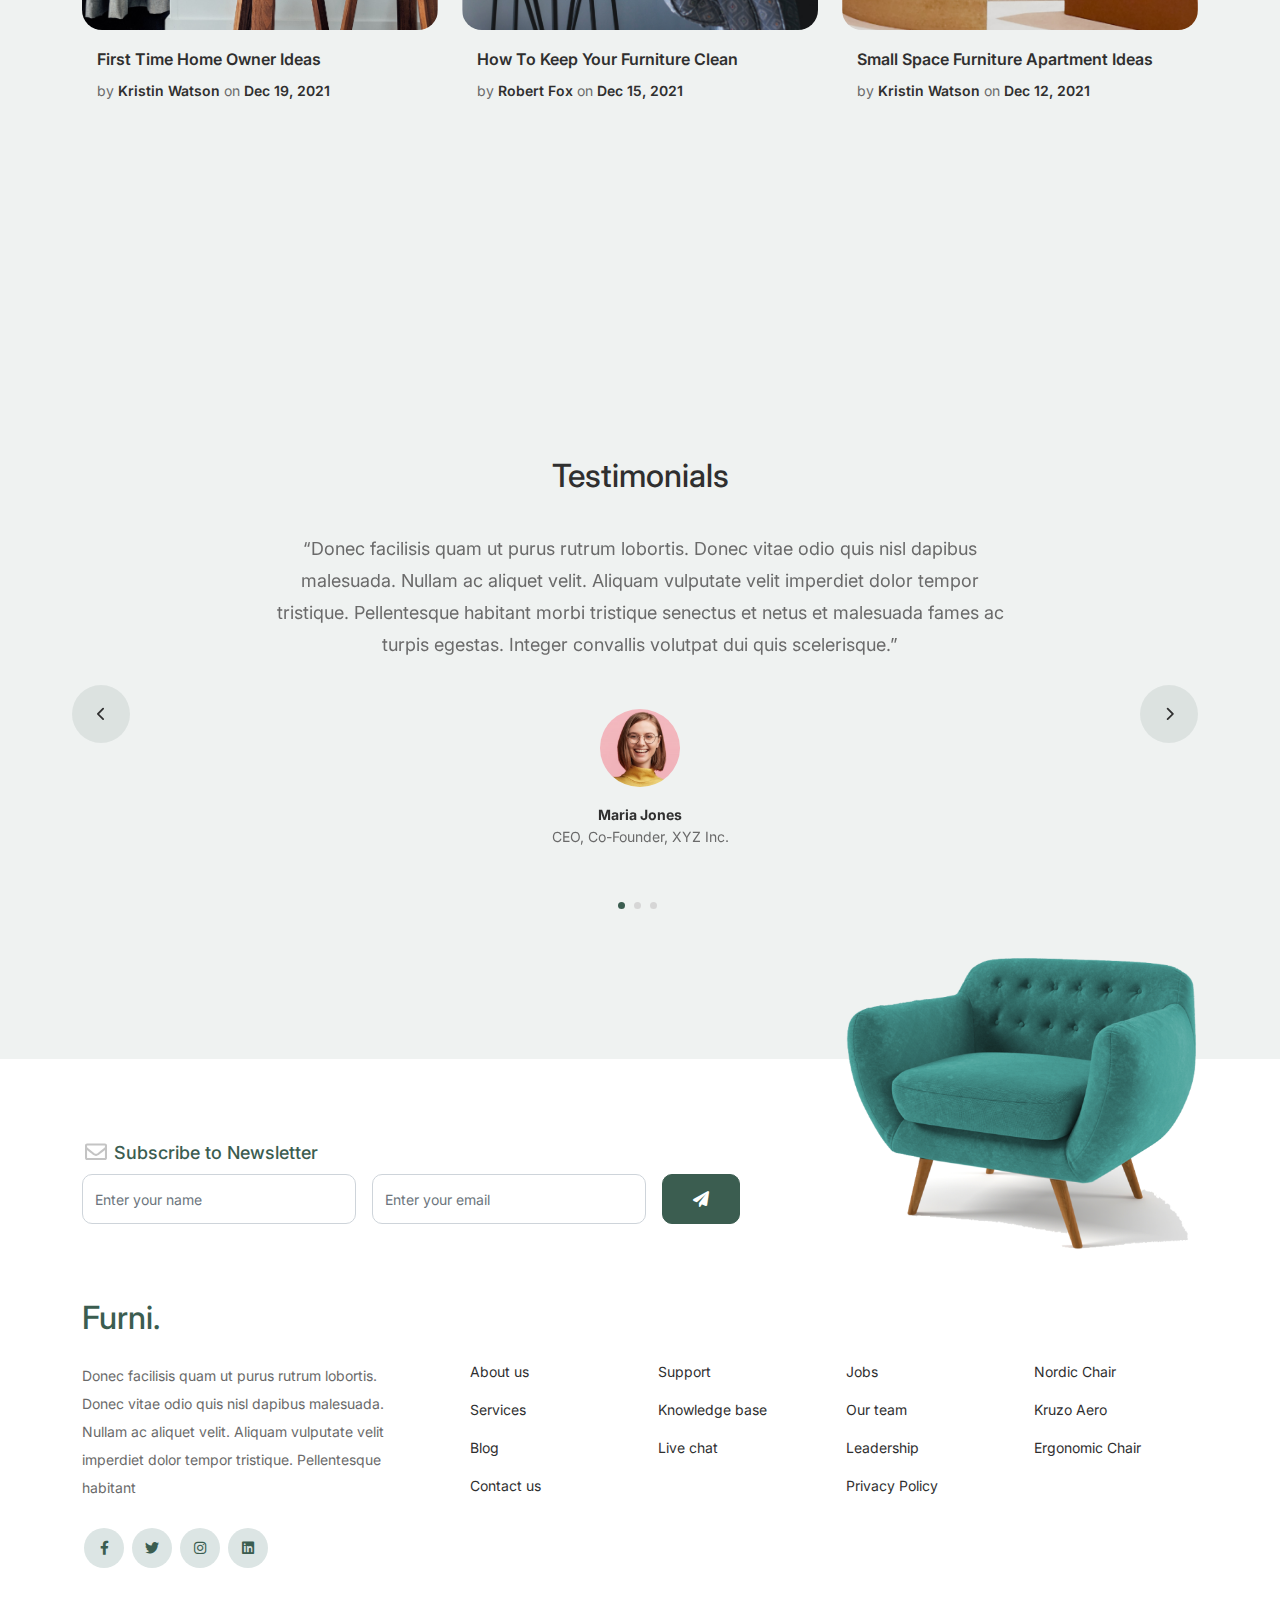
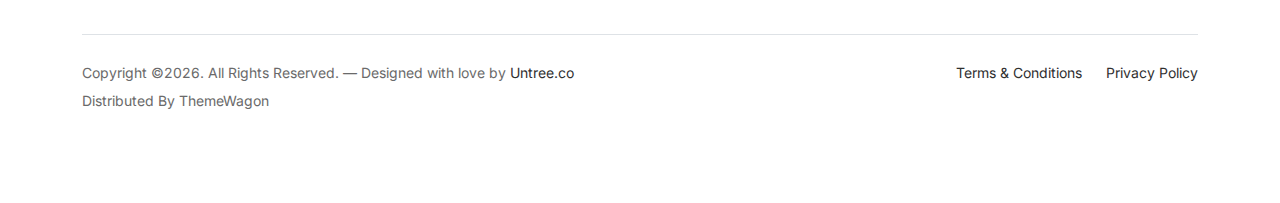
<file: blog.html>
<!-- /*
* Bootstrap 5
* Template Name: Furni
* Template Author: Untree.co
* Template URI: https://untree.co/
* License: https://creativecommons.org/licenses/by/3.0/
*/ -->
<!doctype html>
<html lang="en">
<head>
  <meta charset="utf-8">
  <meta name="viewport" content="width=device-width, initial-scale=1, shrink-to-fit=no">
  <meta name="author" content="Untree.co">
  <link rel="shortcut icon" href="favicon.png">

  <meta name="description" content="" />
  <meta name="keywords" content="bootstrap, bootstrap4" />

		<!-- Bootstrap CSS -->
		<link href="css/bootstrap.min.css" rel="stylesheet">
		<link href="https://cdnjs.cloudflare.com/ajax/libs/font-awesome/6.0.0-beta3/css/all.min.css" rel="stylesheet">
		<link href="css/tiny-slider.css" rel="stylesheet">
		<link href="css/style.css" rel="stylesheet">
		<title>Furni Free Bootstrap 5 Template for Furniture and Interior Design Websites by Untree.co </title>
	</head>

	<body>

		<!-- Start Header/Navigation -->
		<nav class="custom-navbar navbar navbar navbar-expand-md navbar-dark bg-dark" arial-label="Furni navigation bar">

			<div class="container">
				<a class="navbar-brand" href="index.html">Furni<span>.</span></a>

				<button class="navbar-toggler" type="button" data-bs-toggle="collapse" data-bs-target="#navbarsFurni" aria-controls="navbarsFurni" aria-expanded="false" aria-label="Toggle navigation">
					<span class="navbar-toggler-icon"></span>
				</button>

				<div class="collapse navbar-collapse" id="navbarsFurni">
					<ul class="custom-navbar-nav navbar-nav ms-auto mb-2 mb-md-0">
						<li class="nav-item">
							<a class="nav-link" href="index.html">Home</a>
						</li>
						<li><a class="nav-link" href="shop.html">Shop</a></li>
						<li><a class="nav-link" href="about.html">About us</a></li>
						<li><a class="nav-link" href="services.html">Services</a></li>
						<li class="active"><a class="nav-link" href="blog.html">Blog</a></li>
						<li><a class="nav-link" href="contact.html">Contact us</a></li>
					</ul>

					<ul class="custom-navbar-cta navbar-nav mb-2 mb-md-0 ms-5">
						<li><a class="nav-link" href="#"><img src="images/user.svg"></a></li>
						<li><a class="nav-link" href="cart.html"><img src="images/cart.svg"></a></li>
					</ul>
				</div>
			</div>
				
		</nav>
		<!-- End Header/Navigation -->

		<!-- Start Hero Section -->
			<div class="hero">
				<div class="container">
					<div class="row justify-content-between">
						<div class="col-lg-5">
							<div class="intro-excerpt">
								<h1>Blog</h1>
								<p class="mb-4">Donec vitae odio quis nisl dapibus malesuada. Nullam ac aliquet velit. Aliquam vulputate velit imperdiet dolor tempor tristique.</p>
								<p><a href="" class="btn btn-secondary me-2">Shop Now</a><a href="#" class="btn btn-white-outline">Explore</a></p>
							</div>
						</div>
						<div class="col-lg-7">
							<div class="hero-img-wrap">
								<img src="images/couch.png" class="img-fluid">
							</div>
						</div>
					</div>
				</div>
			</div>
		<!-- End Hero Section -->

		

		<!-- Start Blog Section -->
		<div class="blog-section">
			<div class="container">
				
				<div class="row">

					<div class="col-12 col-sm-6 col-md-4 mb-5">
						<div class="post-entry">
							<a href="#" class="post-thumbnail"><img src="images/post-1.jpg" alt="Image" class="img-fluid"></a>
							<div class="post-content-entry">
								<h3><a href="#">First Time Home Owner Ideas</a></h3>
								<div class="meta">
									<span>by <a href="#">Kristin Watson</a></span> <span>on <a href="#">Dec 19, 2021</a></span>
								</div>
							</div>
						</div>
					</div>

					<div class="col-12 col-sm-6 col-md-4 mb-5">
						<div class="post-entry">
							<a href="#" class="post-thumbnail"><img src="images/post-2.jpg" alt="Image" class="img-fluid"></a>
							<div class="post-content-entry">
								<h3><a href="#">How To Keep Your Furniture Clean</a></h3>
								<div class="meta">
									<span>by <a href="#">Robert Fox</a></span> <span>on <a href="#">Dec 15, 2021</a></span>
								</div>
							</div>
						</div>
					</div>

					<div class="col-12 col-sm-6 col-md-4 mb-5">
						<div class="post-entry">
							<a href="#" class="post-thumbnail"><img src="images/post-3.jpg" alt="Image" class="img-fluid"></a>
							<div class="post-content-entry">
								<h3><a href="#">Small Space Furniture Apartment Ideas</a></h3>
								<div class="meta">
									<span>by <a href="#">Kristin Watson</a></span> <span>on <a href="#">Dec 12, 2021</a></span>
								</div>
							</div>
						</div>
					</div>

					<div class="col-12 col-sm-6 col-md-4 mb-5">
						<div class="post-entry">
							<a href="#" class="post-thumbnail"><img src="images/post-1.jpg" alt="Image" class="img-fluid"></a>
							<div class="post-content-entry">
								<h3><a href="#">First Time Home Owner Ideas</a></h3>
								<div class="meta">
									<span>by <a href="#">Kristin Watson</a></span> <span>on <a href="#">Dec 19, 2021</a></span>
								</div>
							</div>
						</div>
					</div>

					<div class="col-12 col-sm-6 col-md-4 mb-5">
						<div class="post-entry">
							<a href="#" class="post-thumbnail"><img src="images/post-2.jpg" alt="Image" class="img-fluid"></a>
							<div class="post-content-entry">
								<h3><a href="#">How To Keep Your Furniture Clean</a></h3>
								<div class="meta">
									<span>by <a href="#">Robert Fox</a></span> <span>on <a href="#">Dec 15, 2021</a></span>
								</div>
							</div>
						</div>
					</div>

					<div class="col-12 col-sm-6 col-md-4 mb-5">
						<div class="post-entry">
							<a href="#" class="post-thumbnail"><img src="images/post-3.jpg" alt="Image" class="img-fluid"></a>
							<div class="post-content-entry">
								<h3><a href="#">Small Space Furniture Apartment Ideas</a></h3>
								<div class="meta">
									<span>by <a href="#">Kristin Watson</a></span> <span>on <a href="#">Dec 12, 2021</a></span>
								</div>
							</div>
						</div>
					</div>

					<div class="col-12 col-sm-6 col-md-4 mb-5">
						<div class="post-entry">
							<a href="#" class="post-thumbnail"><img src="images/post-1.jpg" alt="Image" class="img-fluid"></a>
							<div class="post-content-entry">
								<h3><a href="#">First Time Home Owner Ideas</a></h3>
								<div class="meta">
									<span>by <a href="#">Kristin Watson</a></span> <span>on <a href="#">Dec 19, 2021</a></span>
								</div>
							</div>
						</div>
					</div>

					<div class="col-12 col-sm-6 col-md-4 mb-5">
						<div class="post-entry">
							<a href="#" class="post-thumbnail"><img src="images/post-2.jpg" alt="Image" class="img-fluid"></a>
							<div class="post-content-entry">
								<h3><a href="#">How To Keep Your Furniture Clean</a></h3>
								<div class="meta">
									<span>by <a href="#">Robert Fox</a></span> <span>on <a href="#">Dec 15, 2021</a></span>
								</div>
							</div>
						</div>
					</div>

					<div class="col-12 col-sm-6 col-md-4 mb-5">
						<div class="post-entry">
							<a href="#" class="post-thumbnail"><img src="images/post-3.jpg" alt="Image" class="img-fluid"></a>
							<div class="post-content-entry">
								<h3><a href="#">Small Space Furniture Apartment Ideas</a></h3>
								<div class="meta">
									<span>by <a href="#">Kristin Watson</a></span> <span>on <a href="#">Dec 12, 2021</a></span>
								</div>
							</div>
						</div>
					</div>

				</div>
			</div>
		</div>
		<!-- End Blog Section -->	

		

		<!-- Start Testimonial Slider -->
		<div class="testimonial-section before-footer-section">
			<div class="container">
				<div class="row">
					<div class="col-lg-7 mx-auto text-center">
						<h2 class="section-title">Testimonials</h2>
					</div>
				</div>

				<div class="row justify-content-center">
					<div class="col-lg-12">
						<div class="testimonial-slider-wrap text-center">

							<div id="testimonial-nav">
								<span class="prev" data-controls="prev"><span class="fa fa-chevron-left"></span></span>
								<span class="next" data-controls="next"><span class="fa fa-chevron-right"></span></span>
							</div>

							<div class="testimonial-slider">
								
								<div class="item">
									<div class="row justify-content-center">
										<div class="col-lg-8 mx-auto">

											<div class="testimonial-block text-center">
												<blockquote class="mb-5">
													<p>&ldquo;Donec facilisis quam ut purus rutrum lobortis. Donec vitae odio quis nisl dapibus malesuada. Nullam ac aliquet velit. Aliquam vulputate velit imperdiet dolor tempor tristique. Pellentesque habitant morbi tristique senectus et netus et malesuada fames ac turpis egestas. Integer convallis volutpat dui quis scelerisque.&rdquo;</p>
												</blockquote>

												<div class="author-info">
													<div class="author-pic">
														<img src="images/person-1.png" alt="Maria Jones" class="img-fluid">
													</div>
													<h3 class="font-weight-bold">Maria Jones</h3>
													<span class="position d-block mb-3">CEO, Co-Founder, XYZ Inc.</span>
												</div>
											</div>

										</div>
									</div>
								</div> 
								<!-- END item -->

								<div class="item">
									<div class="row justify-content-center">
										<div class="col-lg-8 mx-auto">

											<div class="testimonial-block text-center">
												<blockquote class="mb-5">
													<p>&ldquo;Donec facilisis quam ut purus rutrum lobortis. Donec vitae odio quis nisl dapibus malesuada. Nullam ac aliquet velit. Aliquam vulputate velit imperdiet dolor tempor tristique. Pellentesque habitant morbi tristique senectus et netus et malesuada fames ac turpis egestas. Integer convallis volutpat dui quis scelerisque.&rdquo;</p>
												</blockquote>

												<div class="author-info">
													<div class="author-pic">
														<img src="images/person-1.png" alt="Maria Jones" class="img-fluid">
													</div>
													<h3 class="font-weight-bold">Maria Jones</h3>
													<span class="position d-block mb-3">CEO, Co-Founder, XYZ Inc.</span>
												</div>
											</div>

										</div>
									</div>
								</div> 
								<!-- END item -->

								<div class="item">
									<div class="row justify-content-center">
										<div class="col-lg-8 mx-auto">

											<div class="testimonial-block text-center">
												<blockquote class="mb-5">
													<p>&ldquo;Donec facilisis quam ut purus rutrum lobortis. Donec vitae odio quis nisl dapibus malesuada. Nullam ac aliquet velit. Aliquam vulputate velit imperdiet dolor tempor tristique. Pellentesque habitant morbi tristique senectus et netus et malesuada fames ac turpis egestas. Integer convallis volutpat dui quis scelerisque.&rdquo;</p>
												</blockquote>

												<div class="author-info">
													<div class="author-pic">
														<img src="images/person-1.png" alt="Maria Jones" class="img-fluid">
													</div>
													<h3 class="font-weight-bold">Maria Jones</h3>
													<span class="position d-block mb-3">CEO, Co-Founder, XYZ Inc.</span>
												</div>
											</div>

										</div>
									</div>
								</div> 
								<!-- END item -->

							</div>

						</div>
					</div>
				</div>
			</div>
		</div>
		<!-- End Testimonial Slider -->

		

		<!-- Start Footer Section -->
		<footer class="footer-section">
			<div class="container relative">

				<div class="sofa-img">
					<img src="images/sofa.png" alt="Image" class="img-fluid">
				</div>

				<div class="row">
					<div class="col-lg-8">
						<div class="subscription-form">
							<h3 class="d-flex align-items-center"><span class="me-1"><img src="images/envelope-outline.svg" alt="Image" class="img-fluid"></span><span>Subscribe to Newsletter</span></h3>

							<form action="#" class="row g-3">
								<div class="col-auto">
									<input type="text" class="form-control" placeholder="Enter your name">
								</div>
								<div class="col-auto">
									<input type="email" class="form-control" placeholder="Enter your email">
								</div>
								<div class="col-auto">
									<button class="btn btn-primary">
										<span class="fa fa-paper-plane"></span>
									</button>
								</div>
							</form>

						</div>
					</div>
				</div>

				<div class="row g-5 mb-5">
					<div class="col-lg-4">
						<div class="mb-4 footer-logo-wrap"><a href="#" class="footer-logo">Furni<span>.</span></a></div>
						<p class="mb-4">Donec facilisis quam ut purus rutrum lobortis. Donec vitae odio quis nisl dapibus malesuada. Nullam ac aliquet velit. Aliquam vulputate velit imperdiet dolor tempor tristique. Pellentesque habitant</p>

						<ul class="list-unstyled custom-social">
							<li><a href="#"><span class="fa fa-brands fa-facebook-f"></span></a></li>
							<li><a href="#"><span class="fa fa-brands fa-twitter"></span></a></li>
							<li><a href="#"><span class="fa fa-brands fa-instagram"></span></a></li>
							<li><a href="#"><span class="fa fa-brands fa-linkedin"></span></a></li>
						</ul>
					</div>

					<div class="col-lg-8">
						<div class="row links-wrap">
							<div class="col-6 col-sm-6 col-md-3">
								<ul class="list-unstyled">
									<li><a href="#">About us</a></li>
									<li><a href="#">Services</a></li>
									<li><a href="#">Blog</a></li>
									<li><a href="#">Contact us</a></li>
								</ul>
							</div>

							<div class="col-6 col-sm-6 col-md-3">
								<ul class="list-unstyled">
									<li><a href="#">Support</a></li>
									<li><a href="#">Knowledge base</a></li>
									<li><a href="#">Live chat</a></li>
								</ul>
							</div>

							<div class="col-6 col-sm-6 col-md-3">
								<ul class="list-unstyled">
									<li><a href="#">Jobs</a></li>
									<li><a href="#">Our team</a></li>
									<li><a href="#">Leadership</a></li>
									<li><a href="#">Privacy Policy</a></li>
								</ul>
							</div>

							<div class="col-6 col-sm-6 col-md-3">
								<ul class="list-unstyled">
									<li><a href="#">Nordic Chair</a></li>
									<li><a href="#">Kruzo Aero</a></li>
									<li><a href="#">Ergonomic Chair</a></li>
								</ul>
							</div>
						</div>
					</div>

				</div>

				<div class="border-top copyright">
					<div class="row pt-4">
						<div class="col-lg-6">
							<p class="mb-2 text-center text-lg-start">Copyright &copy;<script>document.write(new Date().getFullYear());</script>. All Rights Reserved. &mdash; Designed with love by <a href="https://untree.co">Untree.co</a> Distributed By <a hreff="https://themewagon.com">ThemeWagon</a>  <!-- License information: https://untree.co/license/ -->
            </p>
						</div>

						<div class="col-lg-6 text-center text-lg-end">
							<ul class="list-unstyled d-inline-flex ms-auto">
								<li class="me-4"><a href="#">Terms &amp; Conditions</a></li>
								<li><a href="#">Privacy Policy</a></li>
							</ul>
						</div>

					</div>
				</div>

			</div>
		</footer>
		<!-- End Footer Section -->	


		<script src="js/bootstrap.bundle.min.js"></script>
		<script src="js/tiny-slider.js"></script>
		<script src="js/custom.js"></script>
	</body>

</html>
</file>
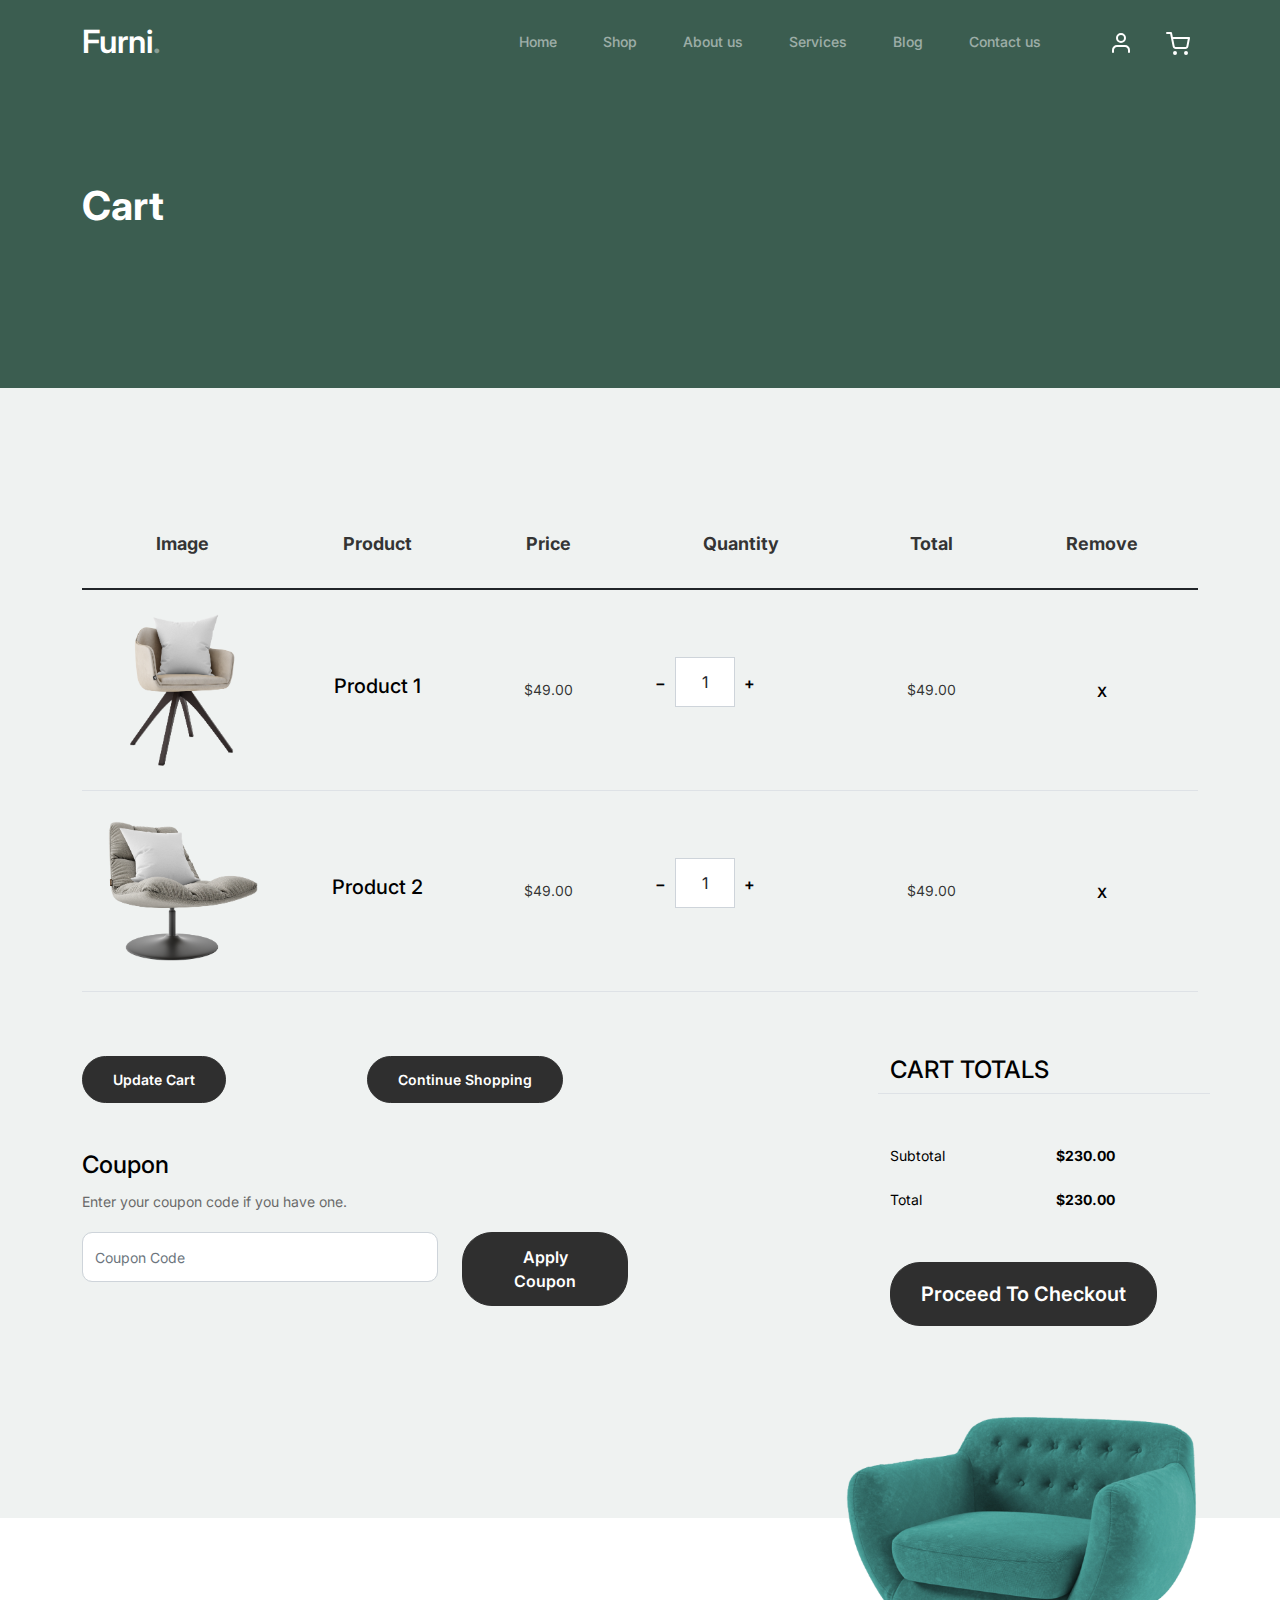
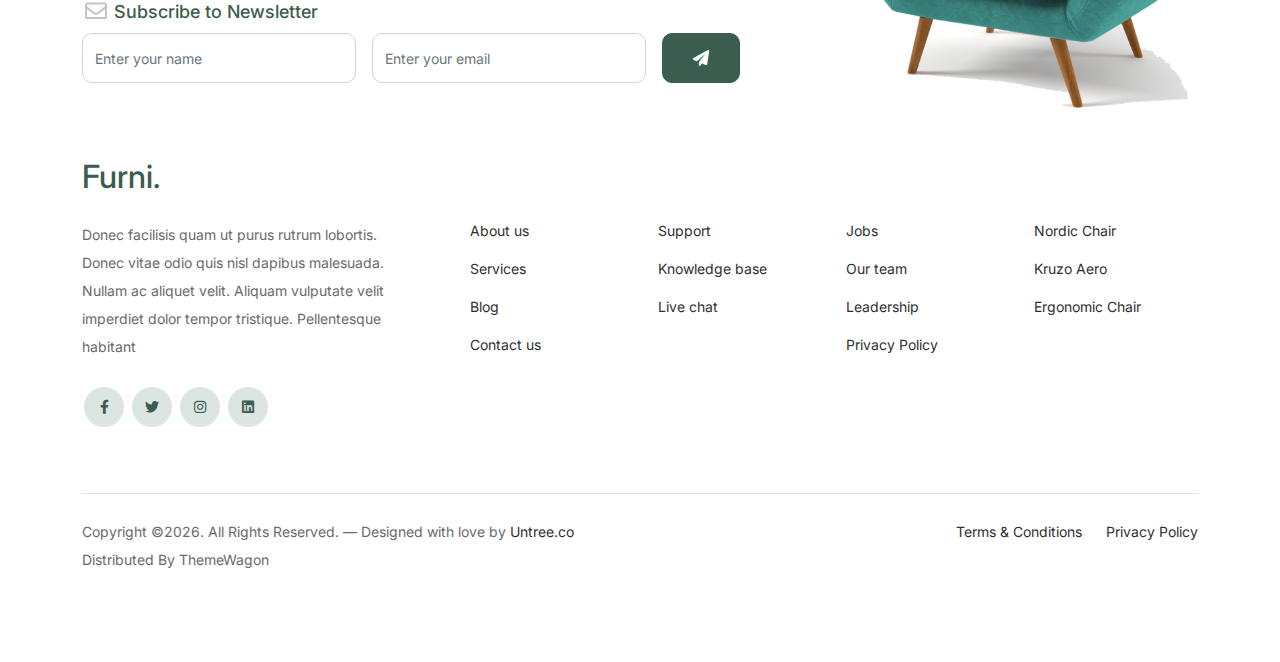
<file: cart.html>
<!-- /*
* Bootstrap 5
* Template Name: Furni
* Template Author: Untree.co
* Template URI: https://untree.co/
* License: https://creativecommons.org/licenses/by/3.0/
*/ -->
<!doctype html>
<html lang="en">
<head>
  <meta charset="utf-8">
  <meta name="viewport" content="width=device-width, initial-scale=1, shrink-to-fit=no">
  <meta name="author" content="Untree.co">
  <link rel="shortcut icon" href="favicon.png">

  <meta name="description" content="" />
  <meta name="keywords" content="bootstrap, bootstrap4" />

		<!-- Bootstrap CSS -->
		<link href="css/bootstrap.min.css" rel="stylesheet">
		<link href="https://cdnjs.cloudflare.com/ajax/libs/font-awesome/6.0.0-beta3/css/all.min.css" rel="stylesheet">
		<link href="css/tiny-slider.css" rel="stylesheet">
		<link href="css/style.css" rel="stylesheet">
		<title>Furni Free Bootstrap 5 Template for Furniture and Interior Design Websites by Untree.co </title>
	</head>

	<body>

		<!-- Start Header/Navigation -->
		<nav class="custom-navbar navbar navbar navbar-expand-md navbar-dark bg-dark" arial-label="Furni navigation bar">

			<div class="container">
				<a class="navbar-brand" href="index.html">Furni<span>.</span></a>

				<button class="navbar-toggler" type="button" data-bs-toggle="collapse" data-bs-target="#navbarsFurni" aria-controls="navbarsFurni" aria-expanded="false" aria-label="Toggle navigation">
					<span class="navbar-toggler-icon"></span>
				</button>

				<div class="collapse navbar-collapse" id="navbarsFurni">
					<ul class="custom-navbar-nav navbar-nav ms-auto mb-2 mb-md-0">
						<li class="nav-item ">
							<a class="nav-link" href="index.html">Home</a>
						</li>
						<li><a class="nav-link" href="shop.html">Shop</a></li>
						<li><a class="nav-link" href="about.html">About us</a></li>
						<li><a class="nav-link" href="services.html">Services</a></li>
						<li><a class="nav-link" href="blog.html">Blog</a></li>
						<li><a class="nav-link" href="contact.html">Contact us</a></li>
					</ul>

					<ul class="custom-navbar-cta navbar-nav mb-2 mb-md-0 ms-5">
						<li><a class="nav-link" href="#"><img src="images/user.svg"></a></li>
						<li><a class="nav-link" href="cart.html"><img src="images/cart.svg"></a></li>
					</ul>
				</div>
			</div>
				
		</nav>
		<!-- End Header/Navigation -->

		<!-- Start Hero Section -->
			<div class="hero">
				<div class="container">
					<div class="row justify-content-between">
						<div class="col-lg-5">
							<div class="intro-excerpt">
								<h1>Cart</h1>
							</div>
						</div>
						<div class="col-lg-7">
							
						</div>
					</div>
				</div>
			</div>
		<!-- End Hero Section -->

		

		<div class="untree_co-section before-footer-section">
            <div class="container">
              <div class="row mb-5">
                <form class="col-md-12" method="post">
                  <div class="site-blocks-table">
                    <table class="table">
                      <thead>
                        <tr>
                          <th class="product-thumbnail">Image</th>
                          <th class="product-name">Product</th>
                          <th class="product-price">Price</th>
                          <th class="product-quantity">Quantity</th>
                          <th class="product-total">Total</th>
                          <th class="product-remove">Remove</th>
                        </tr>
                      </thead>
                      <tbody>
                        <tr>
                          <td class="product-thumbnail">
                            <img src="images/product-1.png" alt="Image" class="img-fluid">
                          </td>
                          <td class="product-name">
                            <h2 class="h5 text-black">Product 1</h2>
                          </td>
                          <td>$49.00</td>
                          <td>
                            <div class="input-group mb-3 d-flex align-items-center quantity-container" style="max-width: 120px;">
                              <div class="input-group-prepend">
                                <button class="btn btn-outline-black decrease" type="button">&minus;</button>
                              </div>
                              <input type="text" class="form-control text-center quantity-amount" value="1" placeholder="" aria-label="Example text with button addon" aria-describedby="button-addon1">
                              <div class="input-group-append">
                                <button class="btn btn-outline-black increase" type="button">&plus;</button>
                              </div>
                            </div>
        
                          </td>
                          <td>$49.00</td>
                          <td><a href="#" class="btn btn-black btn-sm">X</a></td>
                        </tr>
        
                        <tr>
                          <td class="product-thumbnail">
                            <img src="images/product-2.png" alt="Image" class="img-fluid">
                          </td>
                          <td class="product-name">
                            <h2 class="h5 text-black">Product 2</h2>
                          </td>
                          <td>$49.00</td>
                          <td>
                            <div class="input-group mb-3 d-flex align-items-center quantity-container" style="max-width: 120px;">
                              <div class="input-group-prepend">
                                <button class="btn btn-outline-black decrease" type="button">&minus;</button>
                              </div>
                              <input type="text" class="form-control text-center quantity-amount" value="1" placeholder="" aria-label="Example text with button addon" aria-describedby="button-addon1">
                              <div class="input-group-append">
                                <button class="btn btn-outline-black increase" type="button">&plus;</button>
                              </div>
                            </div>
        
                          </td>
                          <td>$49.00</td>
                          <td><a href="#" class="btn btn-black btn-sm">X</a></td>
                        </tr>
                      </tbody>
                    </table>
                  </div>
                </form>
              </div>
        
              <div class="row">
                <div class="col-md-6">
                  <div class="row mb-5">
                    <div class="col-md-6 mb-3 mb-md-0">
                      <button class="btn btn-black btn-sm btn-block">Update Cart</button>
                    </div>
                    <div class="col-md-6">
                      <button class="btn btn-outline-black btn-sm btn-block">Continue Shopping</button>
                    </div>
                  </div>
                  <div class="row">
                    <div class="col-md-12">
                      <label class="text-black h4" for="coupon">Coupon</label>
                      <p>Enter your coupon code if you have one.</p>
                    </div>
                    <div class="col-md-8 mb-3 mb-md-0">
                      <input type="text" class="form-control py-3" id="coupon" placeholder="Coupon Code">
                    </div>
                    <div class="col-md-4">
                      <button class="btn btn-black">Apply Coupon</button>
                    </div>
                  </div>
                </div>
                <div class="col-md-6 pl-5">
                  <div class="row justify-content-end">
                    <div class="col-md-7">
                      <div class="row">
                        <div class="col-md-12 text-right border-bottom mb-5">
                          <h3 class="text-black h4 text-uppercase">Cart Totals</h3>
                        </div>
                      </div>
                      <div class="row mb-3">
                        <div class="col-md-6">
                          <span class="text-black">Subtotal</span>
                        </div>
                        <div class="col-md-6 text-right">
                          <strong class="text-black">$230.00</strong>
                        </div>
                      </div>
                      <div class="row mb-5">
                        <div class="col-md-6">
                          <span class="text-black">Total</span>
                        </div>
                        <div class="col-md-6 text-right">
                          <strong class="text-black">$230.00</strong>
                        </div>
                      </div>
        
                      <div class="row">
                        <div class="col-md-12">
                          <button class="btn btn-black btn-lg py-3 btn-block" onclick="window.location='checkout.html'">Proceed To Checkout</button>
                        </div>
                      </div>
                    </div>
                  </div>
                </div>
              </div>
            </div>
          </div>
		

		<!-- Start Footer Section -->
		<footer class="footer-section">
			<div class="container relative">

				<div class="sofa-img">
					<img src="images/sofa.png" alt="Image" class="img-fluid">
				</div>

				<div class="row">
					<div class="col-lg-8">
						<div class="subscription-form">
							<h3 class="d-flex align-items-center"><span class="me-1"><img src="images/envelope-outline.svg" alt="Image" class="img-fluid"></span><span>Subscribe to Newsletter</span></h3>

							<form action="#" class="row g-3">
								<div class="col-auto">
									<input type="text" class="form-control" placeholder="Enter your name">
								</div>
								<div class="col-auto">
									<input type="email" class="form-control" placeholder="Enter your email">
								</div>
								<div class="col-auto">
									<button class="btn btn-primary">
										<span class="fa fa-paper-plane"></span>
									</button>
								</div>
							</form>

						</div>
					</div>
				</div>

				<div class="row g-5 mb-5">
					<div class="col-lg-4">
						<div class="mb-4 footer-logo-wrap"><a href="#" class="footer-logo">Furni<span>.</span></a></div>
						<p class="mb-4">Donec facilisis quam ut purus rutrum lobortis. Donec vitae odio quis nisl dapibus malesuada. Nullam ac aliquet velit. Aliquam vulputate velit imperdiet dolor tempor tristique. Pellentesque habitant</p>

						<ul class="list-unstyled custom-social">
							<li><a href="#"><span class="fa fa-brands fa-facebook-f"></span></a></li>
							<li><a href="#"><span class="fa fa-brands fa-twitter"></span></a></li>
							<li><a href="#"><span class="fa fa-brands fa-instagram"></span></a></li>
							<li><a href="#"><span class="fa fa-brands fa-linkedin"></span></a></li>
						</ul>
					</div>

					<div class="col-lg-8">
						<div class="row links-wrap">
							<div class="col-6 col-sm-6 col-md-3">
								<ul class="list-unstyled">
									<li><a href="#">About us</a></li>
									<li><a href="#">Services</a></li>
									<li><a href="#">Blog</a></li>
									<li><a href="#">Contact us</a></li>
								</ul>
							</div>

							<div class="col-6 col-sm-6 col-md-3">
								<ul class="list-unstyled">
									<li><a href="#">Support</a></li>
									<li><a href="#">Knowledge base</a></li>
									<li><a href="#">Live chat</a></li>
								</ul>
							</div>

							<div class="col-6 col-sm-6 col-md-3">
								<ul class="list-unstyled">
									<li><a href="#">Jobs</a></li>
									<li><a href="#">Our team</a></li>
									<li><a href="#">Leadership</a></li>
									<li><a href="#">Privacy Policy</a></li>
								</ul>
							</div>

							<div class="col-6 col-sm-6 col-md-3">
								<ul class="list-unstyled">
									<li><a href="#">Nordic Chair</a></li>
									<li><a href="#">Kruzo Aero</a></li>
									<li><a href="#">Ergonomic Chair</a></li>
								</ul>
							</div>
						</div>
					</div>

				</div>

				<div class="border-top copyright">
					<div class="row pt-4">
						<div class="col-lg-6">
							<p class="mb-2 text-center text-lg-start">Copyright &copy;<script>document.write(new Date().getFullYear());</script>. All Rights Reserved. &mdash; Designed with love by <a href="https://untree.co">Untree.co</a> Distributed By <a hreff="https://themewagon.com">ThemeWagon</a>  <!-- License information: https://untree.co/license/ -->
            </p>
						</div>

						<div class="col-lg-6 text-center text-lg-end">
							<ul class="list-unstyled d-inline-flex ms-auto">
								<li class="me-4"><a href="#">Terms &amp; Conditions</a></li>
								<li><a href="#">Privacy Policy</a></li>
							</ul>
						</div>

					</div>
				</div>

			</div>
		</footer>
		<!-- End Footer Section -->	


		<script src="js/bootstrap.bundle.min.js"></script>
		<script src="js/tiny-slider.js"></script>
		<script src="js/custom.js"></script>
	</body>

</html>
</file>
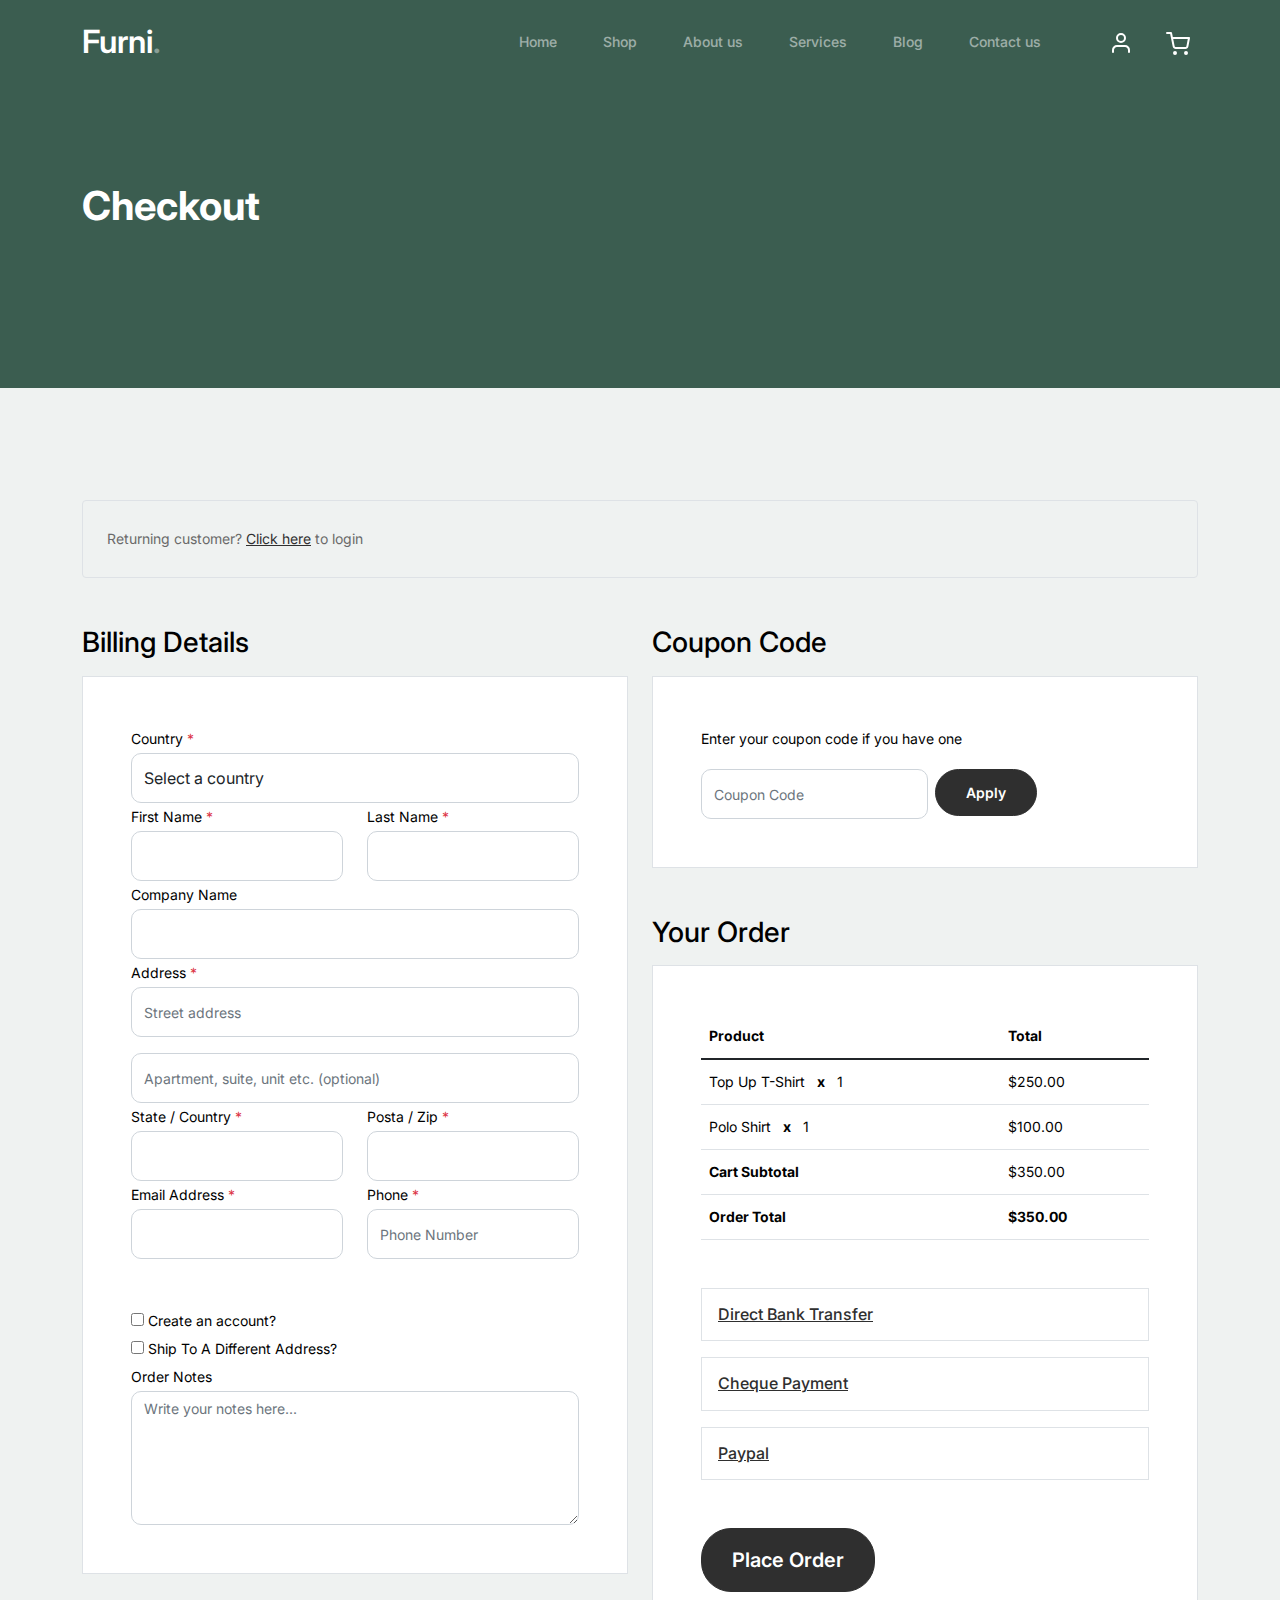
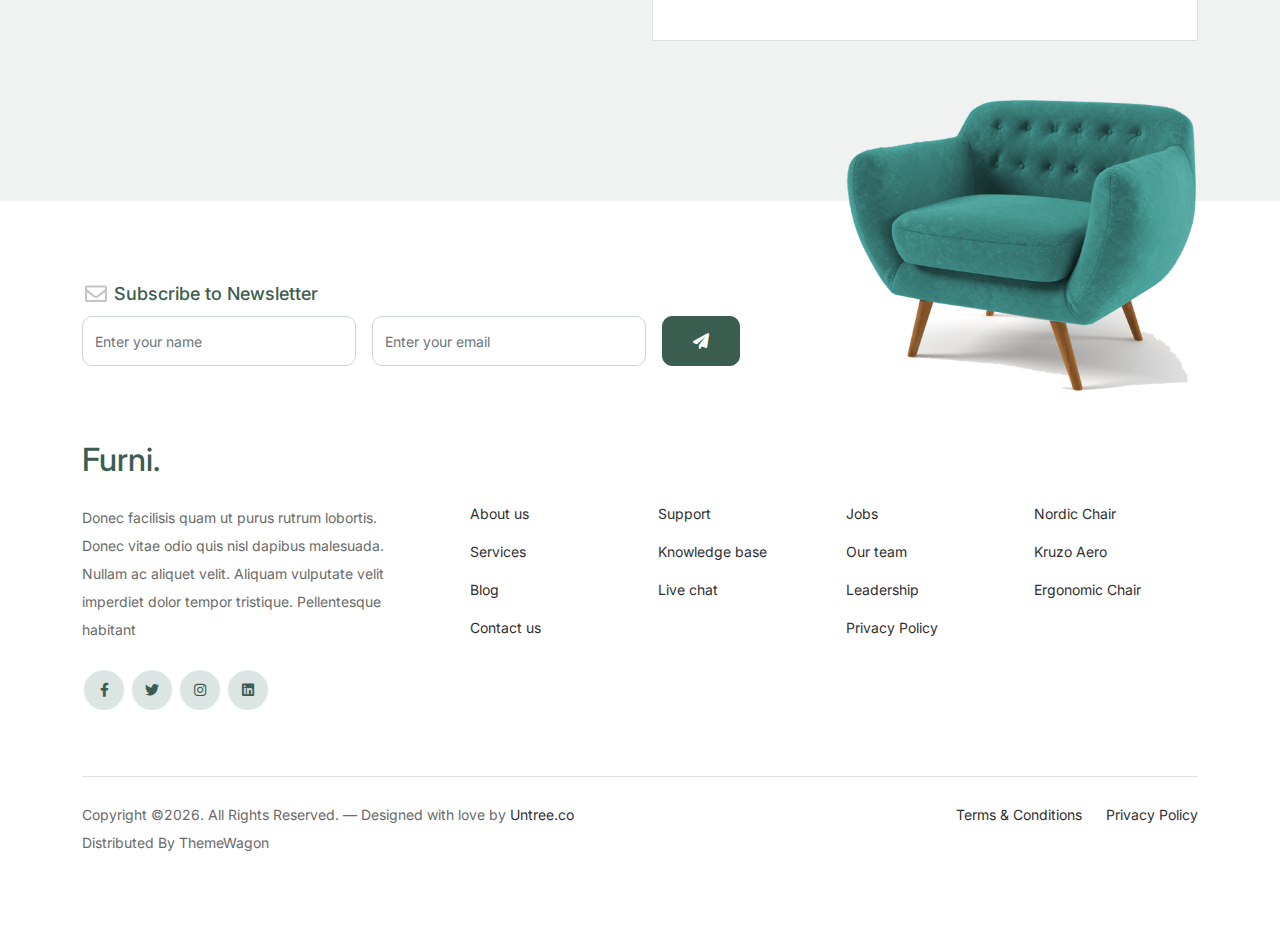
<file: checkout.html>
<!-- /*
* Bootstrap 5
* Template Name: Furni
* Template Author: Untree.co
* Template URI: https://untree.co/
* License: https://creativecommons.org/licenses/by/3.0/
*/ -->
<!doctype html>
<html lang="en">
<head>
  <meta charset="utf-8">
  <meta name="viewport" content="width=device-width, initial-scale=1, shrink-to-fit=no">
  <meta name="author" content="Untree.co">
  <link rel="shortcut icon" href="favicon.png">

  <meta name="description" content="" />
  <meta name="keywords" content="bootstrap, bootstrap4" />

		<!-- Bootstrap CSS -->
		<link href="css/bootstrap.min.css" rel="stylesheet">
		<link href="https://cdnjs.cloudflare.com/ajax/libs/font-awesome/6.0.0-beta3/css/all.min.css" rel="stylesheet">
		<link href="css/tiny-slider.css" rel="stylesheet">
		<link href="css/style.css" rel="stylesheet">
		<title>Furni Free Bootstrap 5 Template for Furniture and Interior Design Websites by Untree.co </title>
	</head>

	<body>

		<!-- Start Header/Navigation -->
		<nav class="custom-navbar navbar navbar navbar-expand-md navbar-dark bg-dark" arial-label="Furni navigation bar">

			<div class="container">
				<a class="navbar-brand" href="index.html">Furni<span>.</span></a>

				<button class="navbar-toggler" type="button" data-bs-toggle="collapse" data-bs-target="#navbarsFurni" aria-controls="navbarsFurni" aria-expanded="false" aria-label="Toggle navigation">
					<span class="navbar-toggler-icon"></span>
				</button>

				<div class="collapse navbar-collapse" id="navbarsFurni">
					<ul class="custom-navbar-nav navbar-nav ms-auto mb-2 mb-md-0">
						<li class="nav-item ">
							<a class="nav-link" href="index.html">Home</a>
						</li>
						<li><a class="nav-link" href="shop.html">Shop</a></li>
						<li><a class="nav-link" href="about.html">About us</a></li>
						<li><a class="nav-link" href="services.html">Services</a></li>
						<li><a class="nav-link" href="blog.html">Blog</a></li>
						<li><a class="nav-link" href="contact.html">Contact us</a></li>
					</ul>

					<ul class="custom-navbar-cta navbar-nav mb-2 mb-md-0 ms-5">
						<li><a class="nav-link" href="#"><img src="images/user.svg"></a></li>
						<li><a class="nav-link" href="cart.html"><img src="images/cart.svg"></a></li>
					</ul>
				</div>
			</div>
				
		</nav>
		<!-- End Header/Navigation -->

		<!-- Start Hero Section -->
			<div class="hero">
				<div class="container">
					<div class="row justify-content-between">
						<div class="col-lg-5">
							<div class="intro-excerpt">
								<h1>Checkout</h1>
							</div>
						</div>
						<div class="col-lg-7">
							
						</div>
					</div>
				</div>
			</div>
		<!-- End Hero Section -->

		<div class="untree_co-section">
		    <div class="container">
		      <div class="row mb-5">
		        <div class="col-md-12">
		          <div class="border p-4 rounded" role="alert">
		            Returning customer? <a href="#">Click here</a> to login
		          </div>
		        </div>
		      </div>
		      <div class="row">
		        <div class="col-md-6 mb-5 mb-md-0">
		          <h2 class="h3 mb-3 text-black">Billing Details</h2>
		          <div class="p-3 p-lg-5 border bg-white">
		            <div class="form-group">
		              <label for="c_country" class="text-black">Country <span class="text-danger">*</span></label>
		              <select id="c_country" class="form-control">
		                <option value="1">Select a country</option>    
		                <option value="2">bangladesh</option>    
		                <option value="3">Algeria</option>    
		                <option value="4">Afghanistan</option>    
		                <option value="5">Ghana</option>    
		                <option value="6">Albania</option>    
		                <option value="7">Bahrain</option>    
		                <option value="8">Colombia</option>    
		                <option value="9">Dominican Republic</option>    
		              </select>
		            </div>
		            <div class="form-group row">
		              <div class="col-md-6">
		                <label for="c_fname" class="text-black">First Name <span class="text-danger">*</span></label>
		                <input type="text" class="form-control" id="c_fname" name="c_fname">
		              </div>
		              <div class="col-md-6">
		                <label for="c_lname" class="text-black">Last Name <span class="text-danger">*</span></label>
		                <input type="text" class="form-control" id="c_lname" name="c_lname">
		              </div>
		            </div>

		            <div class="form-group row">
		              <div class="col-md-12">
		                <label for="c_companyname" class="text-black">Company Name </label>
		                <input type="text" class="form-control" id="c_companyname" name="c_companyname">
		              </div>
		            </div>

		            <div class="form-group row">
		              <div class="col-md-12">
		                <label for="c_address" class="text-black">Address <span class="text-danger">*</span></label>
		                <input type="text" class="form-control" id="c_address" name="c_address" placeholder="Street address">
		              </div>
		            </div>

		            <div class="form-group mt-3">
		              <input type="text" class="form-control" placeholder="Apartment, suite, unit etc. (optional)">
		            </div>

		            <div class="form-group row">
		              <div class="col-md-6">
		                <label for="c_state_country" class="text-black">State / Country <span class="text-danger">*</span></label>
		                <input type="text" class="form-control" id="c_state_country" name="c_state_country">
		              </div>
		              <div class="col-md-6">
		                <label for="c_postal_zip" class="text-black">Posta / Zip <span class="text-danger">*</span></label>
		                <input type="text" class="form-control" id="c_postal_zip" name="c_postal_zip">
		              </div>
		            </div>

		            <div class="form-group row mb-5">
		              <div class="col-md-6">
		                <label for="c_email_address" class="text-black">Email Address <span class="text-danger">*</span></label>
		                <input type="text" class="form-control" id="c_email_address" name="c_email_address">
		              </div>
		              <div class="col-md-6">
		                <label for="c_phone" class="text-black">Phone <span class="text-danger">*</span></label>
		                <input type="text" class="form-control" id="c_phone" name="c_phone" placeholder="Phone Number">
		              </div>
		            </div>

		            <div class="form-group">
		              <label for="c_create_account" class="text-black" data-bs-toggle="collapse" href="#create_an_account" role="button" aria-expanded="false" aria-controls="create_an_account"><input type="checkbox" value="1" id="c_create_account"> Create an account?</label>
		              <div class="collapse" id="create_an_account">
		                <div class="py-2 mb-4">
		                  <p class="mb-3">Create an account by entering the information below. If you are a returning customer please login at the top of the page.</p>
		                  <div class="form-group">
		                    <label for="c_account_password" class="text-black">Account Password</label>
		                    <input type="email" class="form-control" id="c_account_password" name="c_account_password" placeholder="">
		                  </div>
		                </div>
		              </div>
		            </div>


		            <div class="form-group">
		              <label for="c_ship_different_address" class="text-black" data-bs-toggle="collapse" href="#ship_different_address" role="button" aria-expanded="false" aria-controls="ship_different_address"><input type="checkbox" value="1" id="c_ship_different_address"> Ship To A Different Address?</label>
		              <div class="collapse" id="ship_different_address">
		                <div class="py-2">

		                  <div class="form-group">
		                    <label for="c_diff_country" class="text-black">Country <span class="text-danger">*</span></label>
		                    <select id="c_diff_country" class="form-control">
		                      <option value="1">Select a country</option>    
		                      <option value="2">bangladesh</option>    
		                      <option value="3">Algeria</option>    
		                      <option value="4">Afghanistan</option>    
		                      <option value="5">Ghana</option>    
		                      <option value="6">Albania</option>    
		                      <option value="7">Bahrain</option>    
		                      <option value="8">Colombia</option>    
		                      <option value="9">Dominican Republic</option>    
		                    </select>
		                  </div>


		                  <div class="form-group row">
		                    <div class="col-md-6">
		                      <label for="c_diff_fname" class="text-black">First Name <span class="text-danger">*</span></label>
		                      <input type="text" class="form-control" id="c_diff_fname" name="c_diff_fname">
		                    </div>
		                    <div class="col-md-6">
		                      <label for="c_diff_lname" class="text-black">Last Name <span class="text-danger">*</span></label>
		                      <input type="text" class="form-control" id="c_diff_lname" name="c_diff_lname">
		                    </div>
		                  </div>

		                  <div class="form-group row">
		                    <div class="col-md-12">
		                      <label for="c_diff_companyname" class="text-black">Company Name </label>
		                      <input type="text" class="form-control" id="c_diff_companyname" name="c_diff_companyname">
		                    </div>
		                  </div>

		                  <div class="form-group row  mb-3">
		                    <div class="col-md-12">
		                      <label for="c_diff_address" class="text-black">Address <span class="text-danger">*</span></label>
		                      <input type="text" class="form-control" id="c_diff_address" name="c_diff_address" placeholder="Street address">
		                    </div>
		                  </div>

		                  <div class="form-group">
		                    <input type="text" class="form-control" placeholder="Apartment, suite, unit etc. (optional)">
		                  </div>

		                  <div class="form-group row">
		                    <div class="col-md-6">
		                      <label for="c_diff_state_country" class="text-black">State / Country <span class="text-danger">*</span></label>
		                      <input type="text" class="form-control" id="c_diff_state_country" name="c_diff_state_country">
		                    </div>
		                    <div class="col-md-6">
		                      <label for="c_diff_postal_zip" class="text-black">Posta / Zip <span class="text-danger">*</span></label>
		                      <input type="text" class="form-control" id="c_diff_postal_zip" name="c_diff_postal_zip">
		                    </div>
		                  </div>

		                  <div class="form-group row mb-5">
		                    <div class="col-md-6">
		                      <label for="c_diff_email_address" class="text-black">Email Address <span class="text-danger">*</span></label>
		                      <input type="text" class="form-control" id="c_diff_email_address" name="c_diff_email_address">
		                    </div>
		                    <div class="col-md-6">
		                      <label for="c_diff_phone" class="text-black">Phone <span class="text-danger">*</span></label>
		                      <input type="text" class="form-control" id="c_diff_phone" name="c_diff_phone" placeholder="Phone Number">
		                    </div>
		                  </div>

		                </div>

		              </div>
		            </div>

		            <div class="form-group">
		              <label for="c_order_notes" class="text-black">Order Notes</label>
		              <textarea name="c_order_notes" id="c_order_notes" cols="30" rows="5" class="form-control" placeholder="Write your notes here..."></textarea>
		            </div>

		          </div>
		        </div>
		        <div class="col-md-6">

		          <div class="row mb-5">
		            <div class="col-md-12">
		              <h2 class="h3 mb-3 text-black">Coupon Code</h2>
		              <div class="p-3 p-lg-5 border bg-white">

		                <label for="c_code" class="text-black mb-3">Enter your coupon code if you have one</label>
		                <div class="input-group w-75 couponcode-wrap">
		                  <input type="text" class="form-control me-2" id="c_code" placeholder="Coupon Code" aria-label="Coupon Code" aria-describedby="button-addon2">
		                  <div class="input-group-append">
		                    <button class="btn btn-black btn-sm" type="button" id="button-addon2">Apply</button>
		                  </div>
		                </div>

		              </div>
		            </div>
		          </div>

		          <div class="row mb-5">
		            <div class="col-md-12">
		              <h2 class="h3 mb-3 text-black">Your Order</h2>
		              <div class="p-3 p-lg-5 border bg-white">
		                <table class="table site-block-order-table mb-5">
		                  <thead>
		                    <th>Product</th>
		                    <th>Total</th>
		                  </thead>
		                  <tbody>
		                    <tr>
		                      <td>Top Up T-Shirt <strong class="mx-2">x</strong> 1</td>
		                      <td>$250.00</td>
		                    </tr>
		                    <tr>
		                      <td>Polo Shirt <strong class="mx-2">x</strong>   1</td>
		                      <td>$100.00</td>
		                    </tr>
		                    <tr>
		                      <td class="text-black font-weight-bold"><strong>Cart Subtotal</strong></td>
		                      <td class="text-black">$350.00</td>
		                    </tr>
		                    <tr>
		                      <td class="text-black font-weight-bold"><strong>Order Total</strong></td>
		                      <td class="text-black font-weight-bold"><strong>$350.00</strong></td>
		                    </tr>
		                  </tbody>
		                </table>

		                <div class="border p-3 mb-3">
		                  <h3 class="h6 mb-0"><a class="d-block" data-bs-toggle="collapse" href="#collapsebank" role="button" aria-expanded="false" aria-controls="collapsebank">Direct Bank Transfer</a></h3>

		                  <div class="collapse" id="collapsebank">
		                    <div class="py-2">
		                      <p class="mb-0">Make your payment directly into our bank account. Please use your Order ID as the payment reference. Your order won’t be shipped until the funds have cleared in our account.</p>
		                    </div>
		                  </div>
		                </div>

		                <div class="border p-3 mb-3">
		                  <h3 class="h6 mb-0"><a class="d-block" data-bs-toggle="collapse" href="#collapsecheque" role="button" aria-expanded="false" aria-controls="collapsecheque">Cheque Payment</a></h3>

		                  <div class="collapse" id="collapsecheque">
		                    <div class="py-2">
		                      <p class="mb-0">Make your payment directly into our bank account. Please use your Order ID as the payment reference. Your order won’t be shipped until the funds have cleared in our account.</p>
		                    </div>
		                  </div>
		                </div>

		                <div class="border p-3 mb-5">
		                  <h3 class="h6 mb-0"><a class="d-block" data-bs-toggle="collapse" href="#collapsepaypal" role="button" aria-expanded="false" aria-controls="collapsepaypal">Paypal</a></h3>

		                  <div class="collapse" id="collapsepaypal">
		                    <div class="py-2">
		                      <p class="mb-0">Make your payment directly into our bank account. Please use your Order ID as the payment reference. Your order won’t be shipped until the funds have cleared in our account.</p>
		                    </div>
		                  </div>
		                </div>

		                <div class="form-group">
		                  <button class="btn btn-black btn-lg py-3 btn-block" onclick="window.location='thankyou.html'">Place Order</button>
		                </div>

		              </div>
		            </div>
		          </div>

		        </div>
		      </div>
		      <!-- </form> -->
		    </div>
		  </div>

		<!-- Start Footer Section -->
		<footer class="footer-section">
			<div class="container relative">

				<div class="sofa-img">
					<img src="images/sofa.png" alt="Image" class="img-fluid">
				</div>

				<div class="row">
					<div class="col-lg-8">
						<div class="subscription-form">
							<h3 class="d-flex align-items-center"><span class="me-1"><img src="images/envelope-outline.svg" alt="Image" class="img-fluid"></span><span>Subscribe to Newsletter</span></h3>

							<form action="#" class="row g-3">
								<div class="col-auto">
									<input type="text" class="form-control" placeholder="Enter your name">
								</div>
								<div class="col-auto">
									<input type="email" class="form-control" placeholder="Enter your email">
								</div>
								<div class="col-auto">
									<button class="btn btn-primary">
										<span class="fa fa-paper-plane"></span>
									</button>
								</div>
							</form>

						</div>
					</div>
				</div>

				<div class="row g-5 mb-5">
					<div class="col-lg-4">
						<div class="mb-4 footer-logo-wrap"><a href="#" class="footer-logo">Furni<span>.</span></a></div>
						<p class="mb-4">Donec facilisis quam ut purus rutrum lobortis. Donec vitae odio quis nisl dapibus malesuada. Nullam ac aliquet velit. Aliquam vulputate velit imperdiet dolor tempor tristique. Pellentesque habitant</p>

						<ul class="list-unstyled custom-social">
							<li><a href="#"><span class="fa fa-brands fa-facebook-f"></span></a></li>
							<li><a href="#"><span class="fa fa-brands fa-twitter"></span></a></li>
							<li><a href="#"><span class="fa fa-brands fa-instagram"></span></a></li>
							<li><a href="#"><span class="fa fa-brands fa-linkedin"></span></a></li>
						</ul>
					</div>

					<div class="col-lg-8">
						<div class="row links-wrap">
							<div class="col-6 col-sm-6 col-md-3">
								<ul class="list-unstyled">
									<li><a href="#">About us</a></li>
									<li><a href="#">Services</a></li>
									<li><a href="#">Blog</a></li>
									<li><a href="#">Contact us</a></li>
								</ul>
							</div>

							<div class="col-6 col-sm-6 col-md-3">
								<ul class="list-unstyled">
									<li><a href="#">Support</a></li>
									<li><a href="#">Knowledge base</a></li>
									<li><a href="#">Live chat</a></li>
								</ul>
							</div>

							<div class="col-6 col-sm-6 col-md-3">
								<ul class="list-unstyled">
									<li><a href="#">Jobs</a></li>
									<li><a href="#">Our team</a></li>
									<li><a href="#">Leadership</a></li>
									<li><a href="#">Privacy Policy</a></li>
								</ul>
							</div>

							<div class="col-6 col-sm-6 col-md-3">
								<ul class="list-unstyled">
									<li><a href="#">Nordic Chair</a></li>
									<li><a href="#">Kruzo Aero</a></li>
									<li><a href="#">Ergonomic Chair</a></li>
								</ul>
							</div>
						</div>
					</div>

				</div>

				<div class="border-top copyright">
					<div class="row pt-4">
						<div class="col-lg-6">
							<p class="mb-2 text-center text-lg-start">Copyright &copy;<script>document.write(new Date().getFullYear());</script>. All Rights Reserved. &mdash; Designed with love by <a href="https://untree.co">Untree.co</a> Distributed By <a hreff="https://themewagon.com">ThemeWagon</a>  <!-- License information: https://untree.co/license/ -->
            </p>
						</div>

						<div class="col-lg-6 text-center text-lg-end">
							<ul class="list-unstyled d-inline-flex ms-auto">
								<li class="me-4"><a href="#">Terms &amp; Conditions</a></li>
								<li><a href="#">Privacy Policy</a></li>
							</ul>
						</div>

					</div>
				</div>

			</div>
		</footer>
		<!-- End Footer Section -->	


		<script src="js/bootstrap.bundle.min.js"></script>
		<script src="js/tiny-slider.js"></script>
		<script src="js/custom.js"></script>
	</body>

</html>
</file>
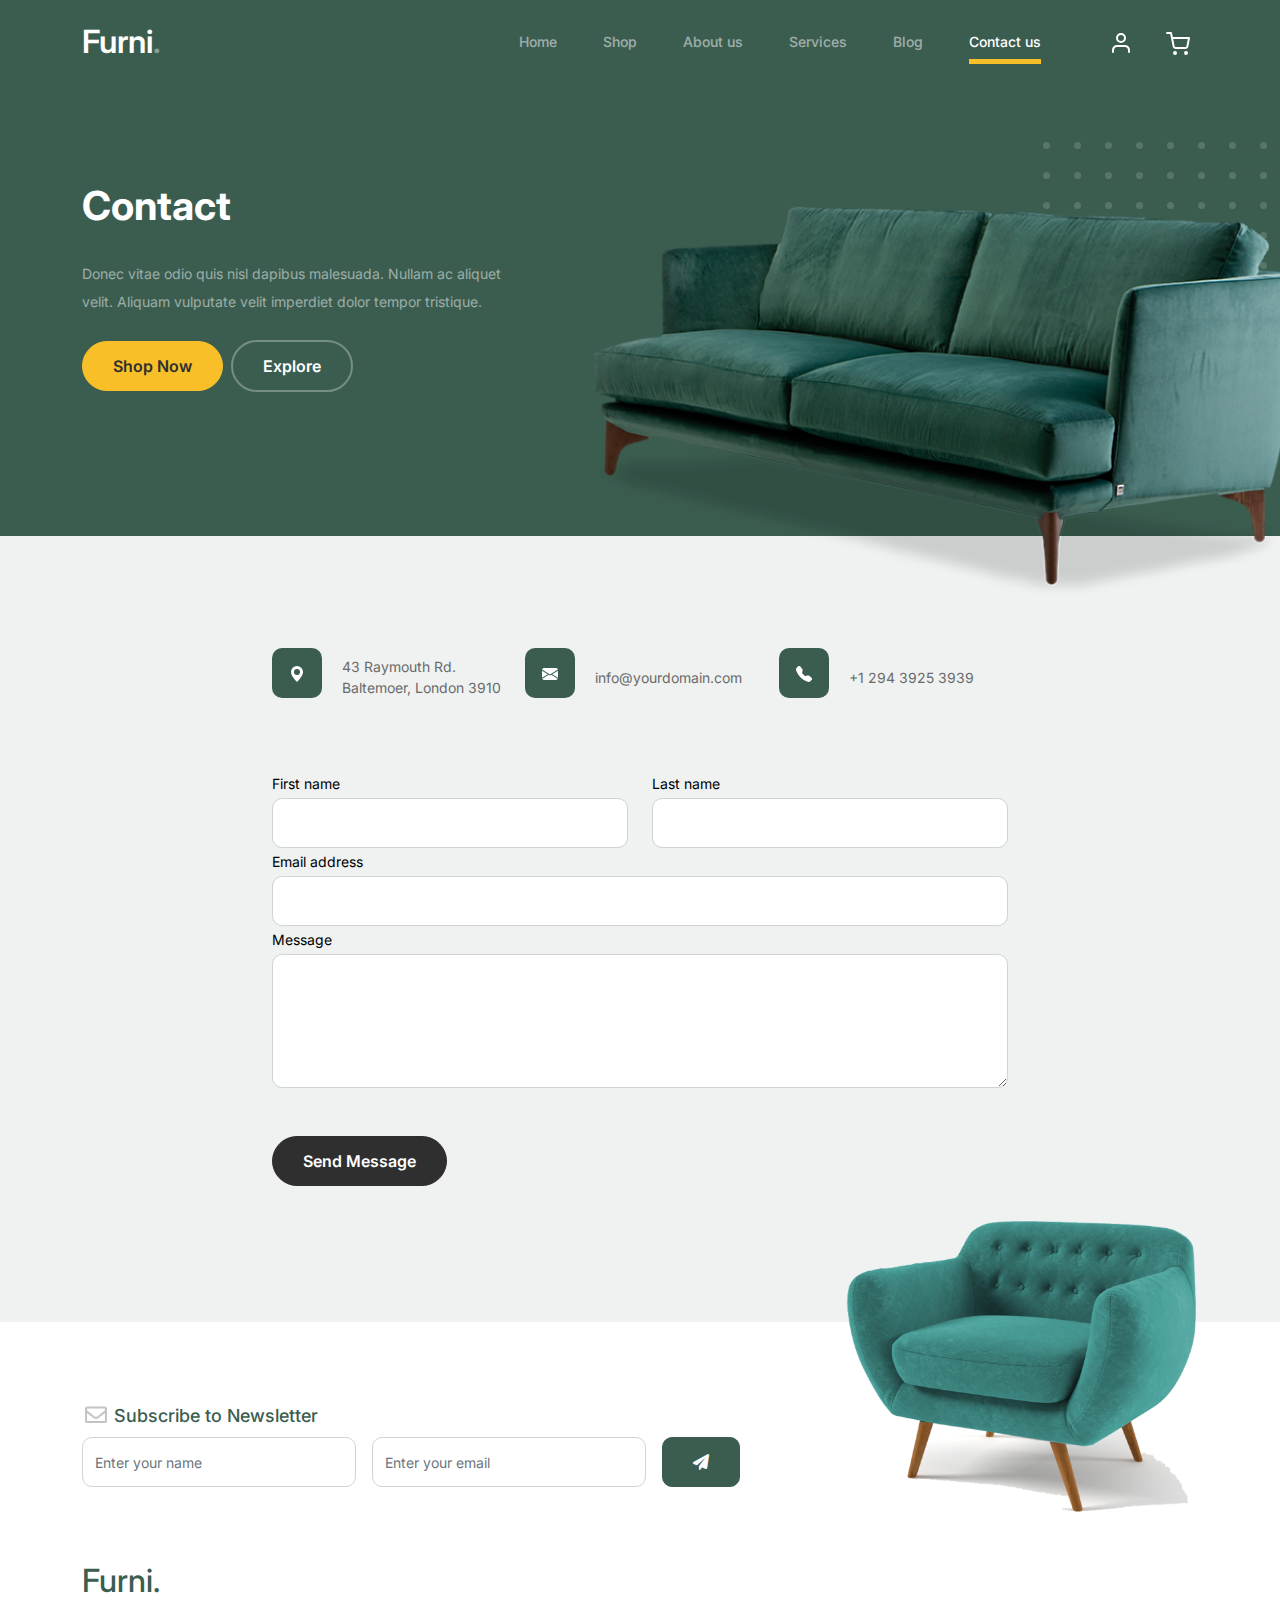
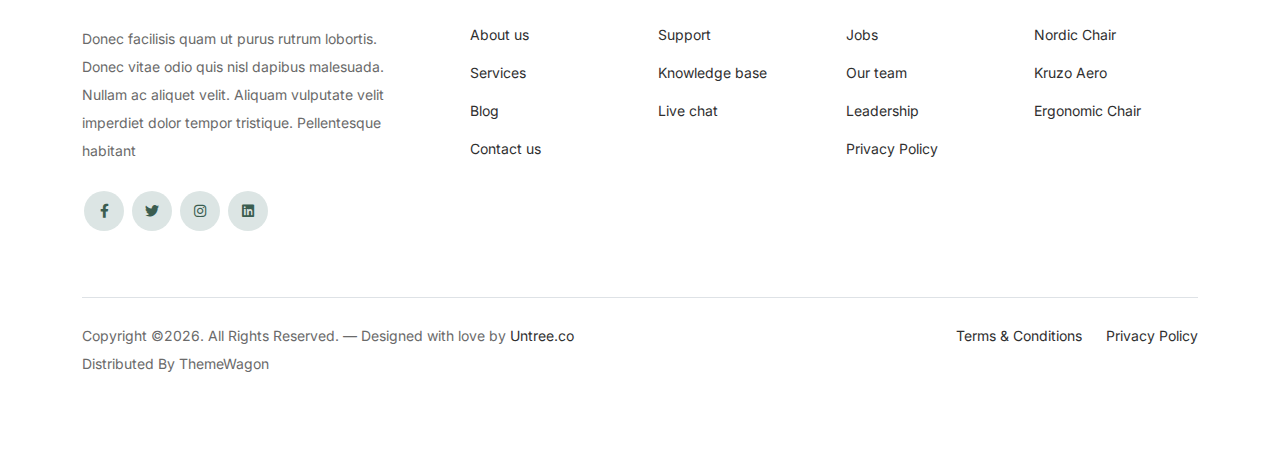
<file: contact.html>
<!-- /*
* Bootstrap 5
* Template Name: Furni
* Template Author: Untree.co
* Template URI: https://untree.co/
* License: https://creativecommons.org/licenses/by/3.0/
*/ -->
<!doctype html>
<html lang="en">
<head>
  <meta charset="utf-8">
  <meta name="viewport" content="width=device-width, initial-scale=1, shrink-to-fit=no">
  <meta name="author" content="Untree.co">
  <link rel="shortcut icon" href="favicon.png">

  <meta name="description" content="" />
  <meta name="keywords" content="bootstrap, bootstrap4" />

		<!-- Bootstrap CSS -->
		<link href="css/bootstrap.min.css" rel="stylesheet">
		<link href="https://cdnjs.cloudflare.com/ajax/libs/font-awesome/6.0.0-beta3/css/all.min.css" rel="stylesheet">
		<link href="css/tiny-slider.css" rel="stylesheet">
		<link href="css/style.css" rel="stylesheet">
		<title>Furni Free Bootstrap 5 Template for Furniture and Interior Design Websites by Untree.co </title>
	</head>

	<body>

		<!-- Start Header/Navigation -->
		<nav class="custom-navbar navbar navbar navbar-expand-md navbar-dark bg-dark" arial-label="Furni navigation bar">

			<div class="container">
				<a class="navbar-brand" href="index.html">Furni<span>.</span></a>

				<button class="navbar-toggler" type="button" data-bs-toggle="collapse" data-bs-target="#navbarsFurni" aria-controls="navbarsFurni" aria-expanded="false" aria-label="Toggle navigation">
					<span class="navbar-toggler-icon"></span>
				</button>

				<div class="collapse navbar-collapse" id="navbarsFurni">
					<ul class="custom-navbar-nav navbar-nav ms-auto mb-2 mb-md-0">
						<li class="nav-item">
							<a class="nav-link" href="index.html">Home</a>
						</li>
						<li><a class="nav-link" href="shop.html">Shop</a></li>
						<li><a class="nav-link" href="about.html">About us</a></li>
						<li><a class="nav-link" href="services.html">Services</a></li>
						<li><a class="nav-link" href="blog.html">Blog</a></li>
						<li class="active"><a class="nav-link" href="contact.html">Contact us</a></li>
					</ul>

					<ul class="custom-navbar-cta navbar-nav mb-2 mb-md-0 ms-5">
						<li><a class="nav-link" href="#"><img src="images/user.svg"></a></li>
						<li><a class="nav-link" href="cart.html"><img src="images/cart.svg"></a></li>
					</ul>
				</div>
			</div>
				
		</nav>
		<!-- End Header/Navigation -->

		<!-- Start Hero Section -->
			<div class="hero">
				<div class="container">
					<div class="row justify-content-between">
						<div class="col-lg-5">
							<div class="intro-excerpt">
								<h1>Contact</h1>
								<p class="mb-4">Donec vitae odio quis nisl dapibus malesuada. Nullam ac aliquet velit. Aliquam vulputate velit imperdiet dolor tempor tristique.</p>
								<p><a href="" class="btn btn-secondary me-2">Shop Now</a><a href="#" class="btn btn-white-outline">Explore</a></p>
							</div>
						</div>
						<div class="col-lg-7">
							<div class="hero-img-wrap">
								<img src="images/couch.png" class="img-fluid">
							</div>
						</div>
					</div>
				</div>
			</div>
		<!-- End Hero Section -->

		
		<!-- Start Contact Form -->
		<div class="untree_co-section">
      <div class="container">

        <div class="block">
          <div class="row justify-content-center">


            <div class="col-md-8 col-lg-8 pb-4">


              <div class="row mb-5">
                <div class="col-lg-4">
                  <div  class="service no-shadow align-items-center link horizontal d-flex active" data-aos="fade-left" data-aos-delay="0">
                    <div class="service-icon color-1 mb-4">
                      <svg xmlns="http://www.w3.org/2000/svg" width="16" height="16" fill="currentColor" class="bi bi-geo-alt-fill" viewBox="0 0 16 16">
                        <path d="M8 16s6-5.686 6-10A6 6 0 0 0 2 6c0 4.314 6 10 6 10zm0-7a3 3 0 1 1 0-6 3 3 0 0 1 0 6z"/>
                      </svg>
                    </div> <!-- /.icon -->
                    <div class="service-contents">
                      <p>43 Raymouth Rd. Baltemoer, London 3910</p>
                    </div> <!-- /.service-contents-->
                  </div> <!-- /.service -->
                </div>

                <div class="col-lg-4">
                  <div  class="service no-shadow align-items-center link horizontal d-flex active" data-aos="fade-left" data-aos-delay="0">
                    <div class="service-icon color-1 mb-4">
                      <svg xmlns="http://www.w3.org/2000/svg" width="16" height="16" fill="currentColor" class="bi bi-envelope-fill" viewBox="0 0 16 16">
                        <path d="M.05 3.555A2 2 0 0 1 2 2h12a2 2 0 0 1 1.95 1.555L8 8.414.05 3.555zM0 4.697v7.104l5.803-3.558L0 4.697zM6.761 8.83l-6.57 4.027A2 2 0 0 0 2 14h12a2 2 0 0 0 1.808-1.144l-6.57-4.027L8 9.586l-1.239-.757zm3.436-.586L16 11.801V4.697l-5.803 3.546z"/>
                      </svg>
                    </div> <!-- /.icon -->
                    <div class="service-contents">
                      <p>info@yourdomain.com</p>
                    </div> <!-- /.service-contents-->
                  </div> <!-- /.service -->
                </div>

                <div class="col-lg-4">
                  <div  class="service no-shadow align-items-center link horizontal d-flex active" data-aos="fade-left" data-aos-delay="0">
                    <div class="service-icon color-1 mb-4">
                      <svg xmlns="http://www.w3.org/2000/svg" width="16" height="16" fill="currentColor" class="bi bi-telephone-fill" viewBox="0 0 16 16">
                        <path fill-rule="evenodd" d="M1.885.511a1.745 1.745 0 0 1 2.61.163L6.29 2.98c.329.423.445.974.315 1.494l-.547 2.19a.678.678 0 0 0 .178.643l2.457 2.457a.678.678 0 0 0 .644.178l2.189-.547a1.745 1.745 0 0 1 1.494.315l2.306 1.794c.829.645.905 1.87.163 2.611l-1.034 1.034c-.74.74-1.846 1.065-2.877.702a18.634 18.634 0 0 1-7.01-4.42 18.634 18.634 0 0 1-4.42-7.009c-.362-1.03-.037-2.137.703-2.877L1.885.511z"/>
                      </svg>
                    </div> <!-- /.icon -->
                    <div class="service-contents">
                      <p>+1 294 3925 3939</p>
                    </div> <!-- /.service-contents-->
                  </div> <!-- /.service -->
                </div>
              </div>

              <form>
                <div class="row">
                  <div class="col-6">
                    <div class="form-group">
                      <label class="text-black" for="fname">First name</label>
                      <input type="text" class="form-control" id="fname">
                    </div>
                  </div>
                  <div class="col-6">
                    <div class="form-group">
                      <label class="text-black" for="lname">Last name</label>
                      <input type="text" class="form-control" id="lname">
                    </div>
                  </div>
                </div>
                <div class="form-group">
                  <label class="text-black" for="email">Email address</label>
                  <input type="email" class="form-control" id="email">
                </div>

                <div class="form-group mb-5">
                  <label class="text-black" for="message">Message</label>
                  <textarea name="" class="form-control" id="message" cols="30" rows="5"></textarea>
                </div>

                <button type="submit" class="btn btn-primary-hover-outline">Send Message</button>
              </form>

            </div>

          </div>

        </div>

      </div>


    </div>
  </div>

  <!-- End Contact Form -->

		

		<!-- Start Footer Section -->
		<footer class="footer-section">
			<div class="container relative">

				<div class="sofa-img">
					<img src="images/sofa.png" alt="Image" class="img-fluid">
				</div>

				<div class="row">
					<div class="col-lg-8">
						<div class="subscription-form">
							<h3 class="d-flex align-items-center"><span class="me-1"><img src="images/envelope-outline.svg" alt="Image" class="img-fluid"></span><span>Subscribe to Newsletter</span></h3>

							<form action="#" class="row g-3">
								<div class="col-auto">
									<input type="text" class="form-control" placeholder="Enter your name">
								</div>
								<div class="col-auto">
									<input type="email" class="form-control" placeholder="Enter your email">
								</div>
								<div class="col-auto">
									<button class="btn btn-primary">
										<span class="fa fa-paper-plane"></span>
									</button>
								</div>
							</form>

						</div>
					</div>
				</div>

				<div class="row g-5 mb-5">
					<div class="col-lg-4">
						<div class="mb-4 footer-logo-wrap"><a href="#" class="footer-logo">Furni<span>.</span></a></div>
						<p class="mb-4">Donec facilisis quam ut purus rutrum lobortis. Donec vitae odio quis nisl dapibus malesuada. Nullam ac aliquet velit. Aliquam vulputate velit imperdiet dolor tempor tristique. Pellentesque habitant</p>

						<ul class="list-unstyled custom-social">
							<li><a href="#"><span class="fa fa-brands fa-facebook-f"></span></a></li>
							<li><a href="#"><span class="fa fa-brands fa-twitter"></span></a></li>
							<li><a href="#"><span class="fa fa-brands fa-instagram"></span></a></li>
							<li><a href="#"><span class="fa fa-brands fa-linkedin"></span></a></li>
						</ul>
					</div>

					<div class="col-lg-8">
						<div class="row links-wrap">
							<div class="col-6 col-sm-6 col-md-3">
								<ul class="list-unstyled">
									<li><a href="#">About us</a></li>
									<li><a href="#">Services</a></li>
									<li><a href="#">Blog</a></li>
									<li><a href="#">Contact us</a></li>
								</ul>
							</div>

							<div class="col-6 col-sm-6 col-md-3">
								<ul class="list-unstyled">
									<li><a href="#">Support</a></li>
									<li><a href="#">Knowledge base</a></li>
									<li><a href="#">Live chat</a></li>
								</ul>
							</div>

							<div class="col-6 col-sm-6 col-md-3">
								<ul class="list-unstyled">
									<li><a href="#">Jobs</a></li>
									<li><a href="#">Our team</a></li>
									<li><a href="#">Leadership</a></li>
									<li><a href="#">Privacy Policy</a></li>
								</ul>
							</div>

							<div class="col-6 col-sm-6 col-md-3">
								<ul class="list-unstyled">
									<li><a href="#">Nordic Chair</a></li>
									<li><a href="#">Kruzo Aero</a></li>
									<li><a href="#">Ergonomic Chair</a></li>
								</ul>
							</div>
						</div>
					</div>

				</div>

				<div class="border-top copyright">
					<div class="row pt-4">
						<div class="col-lg-6">
							<p class="mb-2 text-center text-lg-start">Copyright &copy;<script>document.write(new Date().getFullYear());</script>. All Rights Reserved. &mdash; Designed with love by <a href="https://untree.co">Untree.co</a> Distributed By <a hreff="https://themewagon.com">ThemeWagon</a>  <!-- License information: https://untree.co/license/ -->
            </p>
						</div>

						<div class="col-lg-6 text-center text-lg-end">
							<ul class="list-unstyled d-inline-flex ms-auto">
								<li class="me-4"><a href="#">Terms &amp; Conditions</a></li>
								<li><a href="#">Privacy Policy</a></li>
							</ul>
						</div>

					</div>
				</div>

			</div>
		</footer>
		<!-- End Footer Section -->	


		<script src="js/bootstrap.bundle.min.js"></script>
		<script src="js/tiny-slider.js"></script>
		<script src="js/custom.js"></script>
	</body>

</html>
</file>
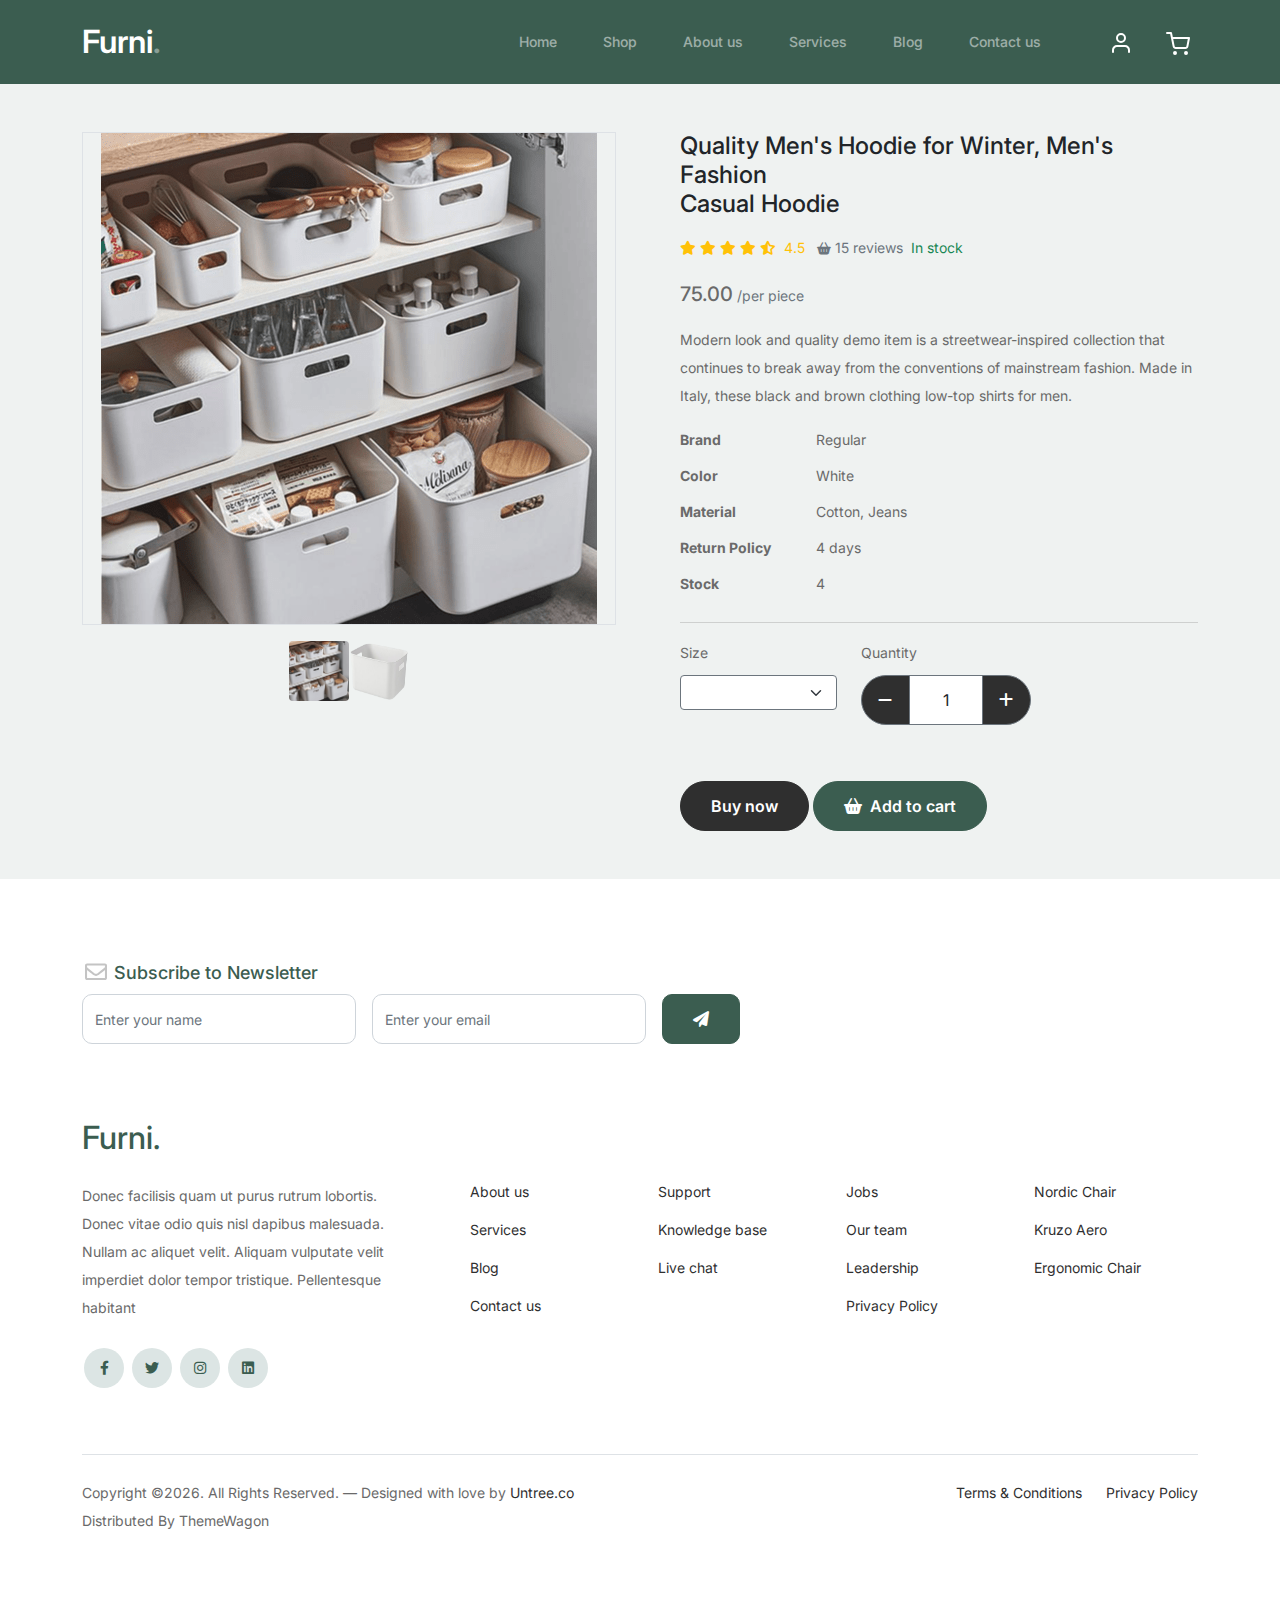
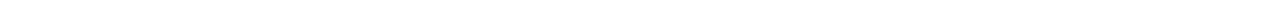
<file: product.html>
<!-- /*
* Bootstrap 5
* Template Name: Furni
* Template Author: Untree.co
* Template URI: https://untree.co/
* License: https://creativecommons.org/licenses/by/3.0/
*/ -->
<!doctype html>
<html lang="en">
<head>
  <meta charset="utf-8">
  <meta name="viewport" content="width=device-width, initial-scale=1, shrink-to-fit=no">
  <meta name="author" content="Untree.co">
  <link rel="shortcut icon" href="favicon.png">

  <meta name="description" content="" />
  <meta name="keywords" content="bootstrap, bootstrap4" />

		<!-- Bootstrap CSS -->
		<link href="css/bootstrap.min.css" rel="stylesheet">
		<link href="https://cdnjs.cloudflare.com/ajax/libs/font-awesome/6.0.0-beta3/css/all.min.css" rel="stylesheet">
		<link href="css/tiny-slider.css" rel="stylesheet">
		<link href="css/style.css" rel="stylesheet">
		<title>Furni Free Bootstrap 5 Template for Furniture and Interior Design Websites by Untree.co </title>
	</head>

	<body>

		<!-- Start Header/Navigation -->
		<nav class="custom-navbar navbar navbar navbar-expand-md navbar-dark bg-dark" arial-label="Furni navigation bar">

			<div class="container">
				<a class="navbar-brand" href="index.html">Furni<span>.</span></a>

				<button class="navbar-toggler" type="button" data-bs-toggle="collapse" data-bs-target="#navbarsFurni" aria-controls="navbarsFurni" aria-expanded="false" aria-label="Toggle navigation">
					<span class="navbar-toggler-icon"></span>
				</button>

				<div class="collapse navbar-collapse" id="navbarsFurni">
					<ul class="custom-navbar-nav navbar-nav ms-auto mb-2 mb-md-0">
						<li class="nav-item ">
							<a class="nav-link" href="index.html">Home</a>
						</li>
						<li><a class="nav-link" href="shop.html">Shop</a></li>
						<li><a class="nav-link" href="about.html">About us</a></li>
						<li><a class="nav-link" href="services.html">Services</a></li>
						<li><a class="nav-link" href="blog.html">Blog</a></li>
						<li><a class="nav-link" href="contact.html">Contact us</a></li>
					</ul>

					<ul class="custom-navbar-cta navbar-nav mb-2 mb-md-0 ms-5">
						<li><a class="nav-link" href="#"><img src="images/user.svg"></a></li>
						<li><a class="nav-link" href="cart.html"><img src="images/cart.svg"></a></li>
					</ul>
				</div>
			</div>
				
		</nav>
		<!-- End Header/Navigation -->

        <section class="py-5">
            <div class="container">
              <div class="row gx-5">
                <aside class="col-lg-6">
                  <div class="border rounded-4 mb-3 d-flex justify-content-center">
                    <img style="max-width: 100%; max-height: 100vh; margin: auto;" id="primary" class="rounded-4 fit" src="images/containers.png" />
                  </div>
                  <script>
                    function populateProductData(productJSON){
                        const selectElement = document.getElementById("sizes");
                        document.getElementById('name').textContent = productJSON.name;
                        document.getElementById('description').textContent = productJSON.description;
                        document.getElementById('price').textContent = productJSON.price;
                        document.getElementById('brand').textContent = productJSON.brand;
                        document.getElementById('color').textContent = productJSON.color;
                        document.getElementById('return-policy').textContent = productJSON.return_policy;
                        document.getElementById('material').textContent = productJSON.material;
                        document.getElementById('stock').textContent = productJSON.stock;
                        productJSON.sizes.forEach(optionText => {
                            const option = document.createElement("option");
                            option.text = optionText;
                            selectElement.appendChild(option);
                        });
                    }

                    function triggerProductLoad() {
                        const urlParams = new URLSearchParams(window.location.search);
                        var productId = urlParams.get("product-id")
                        fetch('data/products.json') // Assuming data.json is in the same directory as your HTML file
                            .then((response) => {
                                if (!response.ok) {
                                throw new Error("Network response was not ok");
                                }
                                return response.json();
                            })
                            .then((jsonData) => {
                                // Access the JSON data and populate your HTML
                                populateProductData(jsonData[productId])
                            })
                            .catch((error) => {
                                // Handle errors, e.g., network issues or invalid JSON
                                console.error("Error:", error);
                            });
                    }
                    // Get references to the primary image and all thumbnail images
                    window.onload = triggerProductLoad;
                    function setImg(event){
                        imgLink = event.target.src
                        const primaryImage = document.getElementById('primary');
                        primaryImage.src = imgLink
                    }
                    
                    const thumbnailImages = document.querySelectorAll('.item-thumb');
                  
                    // Add a click event listener to each thumbnail image
                    thumbnailImages.forEach((thumbnailImage) => {
                      thumbnailImage.addEventListener('click', () => {
                        // Get the URL of the clicked thumbnail image
                        const newImageSrc = thumbnailImage.getAttribute('src');
                  
                        // Update the source of the primary image with the clicked thumbnail image
                        primaryImage.src = newImageSrc;
                      });
                    });
                  </script>
                  <div class="d-flex justify-content-center mb-3">
                    <img width="60" height="60" class="rounded-2" src="images/containers.png" onclick="setImg(event)"/>
                    <img width="60" height="60" class="rounded-2" src="images/prod-k.png" onclick="setImg(event)"/>
                  </div>

                  <!-- thumbs-wrap.// -->
                  <!-- gallery-wrap .end// -->
                </aside>
                <main class="col-lg-6">
                  <div class="ps-lg-3">
                    <h4 class="title text-dark" id="name">
                      Quality Men's Hoodie for Winter, Men's Fashion <br />
                      Casual Hoodie
                    </h4>
                    <div class="d-flex flex-row my-3">
                      <div class="text-warning mb-1 me-2">
                        <i class="fa fa-star"></i>
                        <i class="fa fa-star"></i>
                        <i class="fa fa-star"></i>
                        <i class="fa fa-star"></i>
                        <i class="fas fa-star-half-alt"></i>
                        <span class="ms-1">
                          4.5
                        </span>
                      </div>
                      <span class="text-muted"><i class="fas fa-shopping-basket fa-sm mx-1"></i>15 reviews</span>
                      <span class="text-success ms-2">In stock</span>
                    </div>
          
                    <div class="mb-3">
                      <span id="price" class="h5">75.00</span>
                      <span class="text-muted">/per piece</span>
                    </div>
          
                    <p id="description">
                      Modern look and quality demo item is a streetwear-inspired collection that continues to break away from the conventions of mainstream fashion. Made in Italy, these black and brown clothing low-top shirts for
                      men.
                    </p>
          
                    <div class="row">
                      <dt class="col-3">Brand</dt>
                      <dd class="col-9" id="brand">Regular</dd>
          
                      <dt class="col-3">Color</dt>
                      <dd class="col-9" id="color">White</dd>
          
                      <dt class="col-3">Material</dt>
                      <dd class="col-9" id="material">Cotton, Jeans</dd>
          
                      <dt class="col-3">Return Policy</dt>
                      <dd class="col-9" id="return-policy">4 days</dd>

                      <dt class="col-3">Stock</dt>
                      <dd class="col-9" id="stock">4</dd>
                    </div>
          
                    <hr />
                    <script>
                        function decrementValue() {
                            // Parse the current value of the input field as an integer
                            const numberInput = document.getElementById("quantity");
                            let currentValue = parseInt(numberInput.value);
                            
                            // Decrement the value by 1 (you can change this number as needed)
                            if(currentValue > 1){
                                currentValue--;                            
                                // Update the input field with the new value
                                numberInput.value = currentValue;
                            }
                        }

                        // Function to increment the value
                        function incrementValue() {
                            const numberInput = document.getElementById("quantity");
                            // Parse the current value of the input field as an integer
                            let currentValue = parseInt(numberInput.value);
                            
                            // Increment the value by 1 (you can change this number as needed)
                            currentValue++;
                            
                            // Update the input field with the new value
                            numberInput.value = currentValue;
                        }
                    </script>
                    <div class="row mb-4">
                      <div class="col-md-4 col-6">
                        <label class="mb-2">Size</label>
                        <select id="sizes" class="form-select border border-secondary" style="height: 35px;">
                        </select>
                      </div>
                      <!-- col.// -->
                      <div class="col-md-4 col-6 mb-3">
                        <label class="mb-2 d-block">Quantity</label>
                        <div class="input-group mb-3" style="width: 170px;">
                          <button class="btn btn-white border border-secondary px-3" type="button" id="button-addon1" data-mdb-ripple-color="dark" onclick="decrementValue()">
                            <i class="fas fa-minus"></i>
                          </button>
                          <input type="text" id="quantity" class="form-control text-center border border-secondary" value="1" aria-label="Example text with button addon" aria-describedby="button-addon1" />
                          <button class="btn btn-white border border-secondary px-3" type="button" id="button-addon2" data-mdb-ripple-color="dark" onclick="incrementValue()">
                            <i class="fas fa-plus"></i>
                          </button>
                        </div>
                      </div>
                    </div>
                    <a href="#" class="btn btn-warning shadow-0"> Buy now </a>
                    <a href="#" class="btn btn-primary shadow-0"> <i class="me-1 fa fa-shopping-basket"></i> Add to cart </a>
                  </div>
                </main>
              </div>
            </div>
          </section>

		<!-- Start Footer Section -->
		<footer class="footer-section">
			<div class="container relative">


				<div class="row">
					<div class="col-lg-8">
						<div class="subscription-form">
							<h3 class="d-flex align-items-center"><span class="me-1"><img src="images/envelope-outline.svg" alt="Image" class="img-fluid"></span><span>Subscribe to Newsletter</span></h3>

							<form action="#" class="row g-3">
								<div class="col-auto">
									<input type="text" class="form-control" placeholder="Enter your name">
								</div>
								<div class="col-auto">
									<input type="email" class="form-control" placeholder="Enter your email">
								</div>
								<div class="col-auto">
									<button class="btn btn-primary">
										<span class="fa fa-paper-plane"></span>
									</button>
								</div>
							</form>

						</div>
					</div>
				</div>

				<div class="row g-5 mb-5">
					<div class="col-lg-4">
						<div class="mb-4 footer-logo-wrap"><a href="#" class="footer-logo">Furni<span>.</span></a></div>
						<p class="mb-4">Donec facilisis quam ut purus rutrum lobortis. Donec vitae odio quis nisl dapibus malesuada. Nullam ac aliquet velit. Aliquam vulputate velit imperdiet dolor tempor tristique. Pellentesque habitant</p>

						<ul class="list-unstyled custom-social">
							<li><a href="#"><span class="fa fa-brands fa-facebook-f"></span></a></li>
							<li><a href="#"><span class="fa fa-brands fa-twitter"></span></a></li>
							<li><a href="#"><span class="fa fa-brands fa-instagram"></span></a></li>
							<li><a href="#"><span class="fa fa-brands fa-linkedin"></span></a></li>
						</ul>
					</div>

					<div class="col-lg-8">
						<div class="row links-wrap">
							<div class="col-6 col-sm-6 col-md-3">
								<ul class="list-unstyled">
									<li><a href="#">About us</a></li>
									<li><a href="#">Services</a></li>
									<li><a href="#">Blog</a></li>
									<li><a href="#">Contact us</a></li>
								</ul>
							</div>

							<div class="col-6 col-sm-6 col-md-3">
								<ul class="list-unstyled">
									<li><a href="#">Support</a></li>
									<li><a href="#">Knowledge base</a></li>
									<li><a href="#">Live chat</a></li>
								</ul>
							</div>

							<div class="col-6 col-sm-6 col-md-3">
								<ul class="list-unstyled">
									<li><a href="#">Jobs</a></li>
									<li><a href="#">Our team</a></li>
									<li><a href="#">Leadership</a></li>
									<li><a href="#">Privacy Policy</a></li>
								</ul>
							</div>

							<div class="col-6 col-sm-6 col-md-3">
								<ul class="list-unstyled">
									<li><a href="#">Nordic Chair</a></li>
									<li><a href="#">Kruzo Aero</a></li>
									<li><a href="#">Ergonomic Chair</a></li>
								</ul>
							</div>
						</div>
					</div>

				</div>

				<div class="border-top copyright">
					<div class="row pt-4">
						<div class="col-lg-6">
							<p class="mb-2 text-center text-lg-start">Copyright &copy;<script>document.write(new Date().getFullYear());</script>. All Rights Reserved. &mdash; Designed with love by <a href="https://untree.co">Untree.co</a> Distributed By <a hreff="https://themewagon.com">ThemeWagon</a>  <!-- License information: https://untree.co/license/ -->
            </p>
						</div>

						<div class="col-lg-6 text-center text-lg-end">
							<ul class="list-unstyled d-inline-flex ms-auto">
								<li class="me-4"><a href="#">Terms &amp; Conditions</a></li>
								<li><a href="#">Privacy Policy</a></li>
							</ul>
						</div>

					</div>
				</div>

			</div>
		</footer>
		<!-- End Footer Section -->	


		<script src="js/bootstrap.bundle.min.js"></script>
		<script src="js/tiny-slider.js"></script>
		<script src="js/custom.js"></script>
	</body>

</html>
</file>
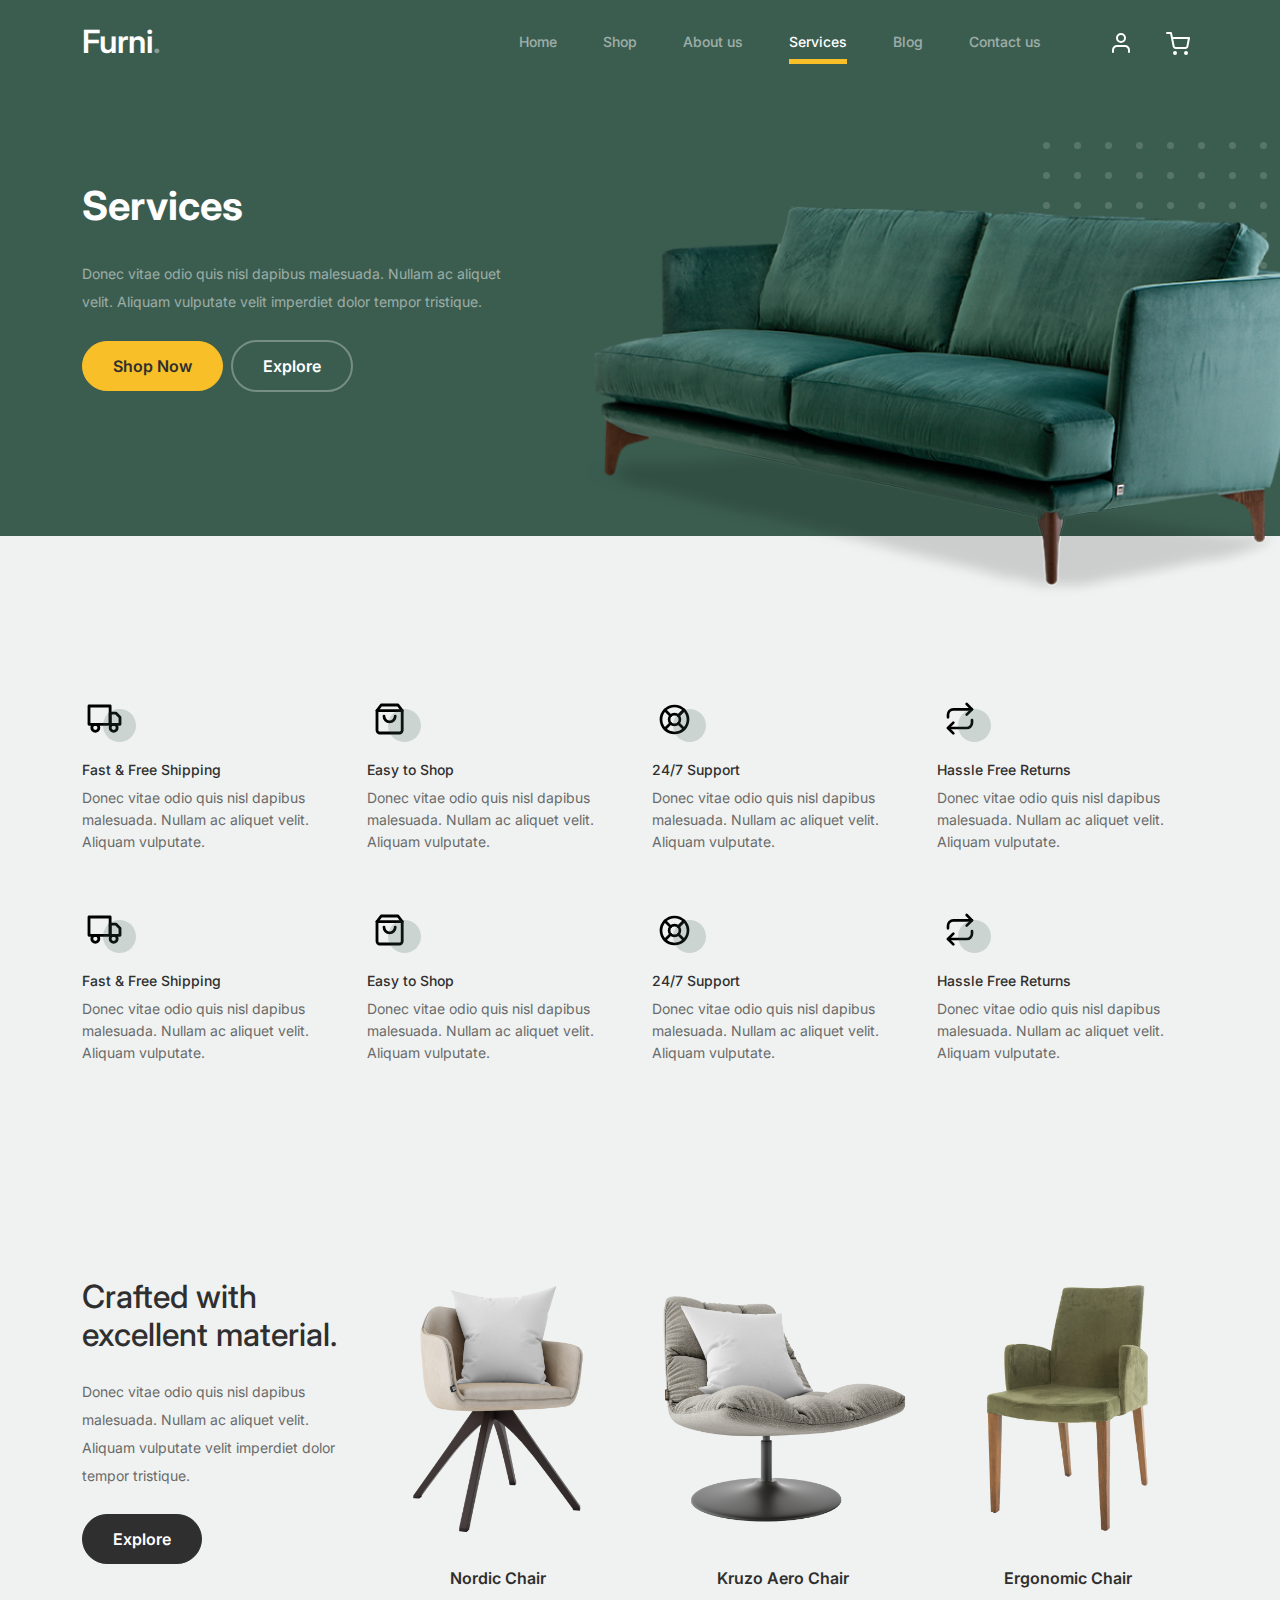
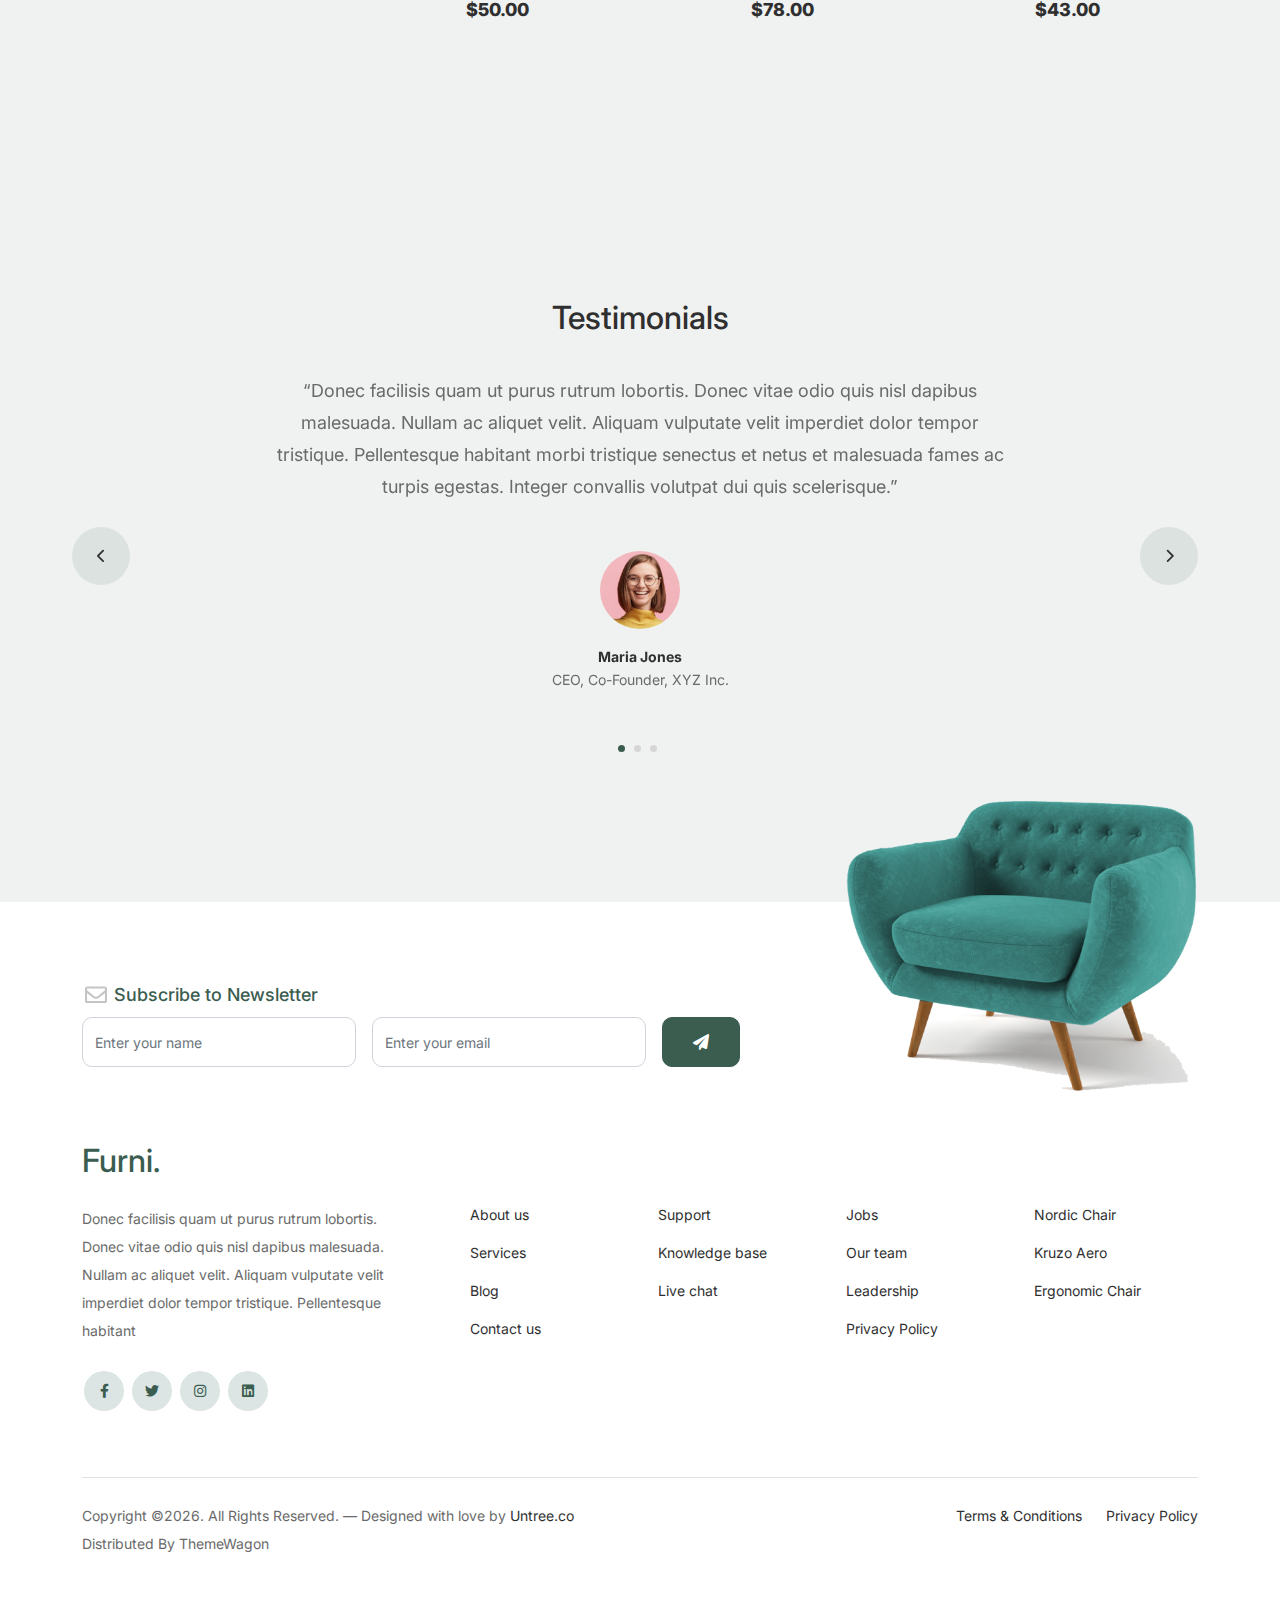
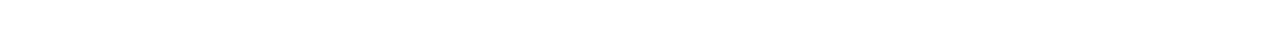
<file: services.html>
<!-- /*
* Bootstrap 5
* Template Name: Furni
* Template Author: Untree.co
* Template URI: https://untree.co/
* License: https://creativecommons.org/licenses/by/3.0/
*/ -->
<!doctype html>
<html lang="en">
<head>
  <meta charset="utf-8">
  <meta name="viewport" content="width=device-width, initial-scale=1, shrink-to-fit=no">
  <meta name="author" content="Untree.co">
  <link rel="shortcut icon" href="favicon.png">

  <meta name="description" content="" />
  <meta name="keywords" content="bootstrap, bootstrap4" />

		<!-- Bootstrap CSS -->
		<link href="css/bootstrap.min.css" rel="stylesheet">
		<link href="https://cdnjs.cloudflare.com/ajax/libs/font-awesome/6.0.0-beta3/css/all.min.css" rel="stylesheet">
		<link href="css/tiny-slider.css" rel="stylesheet">
		<link href="css/style.css" rel="stylesheet">
		<title>Furni Free Bootstrap 5 Template for Furniture and Interior Design Websites by Untree.co </title>
	</head>

	<body>

		<!-- Start Header/Navigation -->
		<nav class="custom-navbar navbar navbar navbar-expand-md navbar-dark bg-dark" arial-label="Furni navigation bar">

			<div class="container">
				<a class="navbar-brand" href="index.html">Furni<span>.</span></a>

				<button class="navbar-toggler" type="button" data-bs-toggle="collapse" data-bs-target="#navbarsFurni" aria-controls="navbarsFurni" aria-expanded="false" aria-label="Toggle navigation">
					<span class="navbar-toggler-icon"></span>
				</button>

				<div class="collapse navbar-collapse" id="navbarsFurni">
					<ul class="custom-navbar-nav navbar-nav ms-auto mb-2 mb-md-0">
						<li class="nav-item">
							<a class="nav-link" href="index.html">Home</a>
						</li>
						<li><a class="nav-link" href="shop.html">Shop</a></li>
						<li><a class="nav-link" href="about.html">About us</a></li>
						<li class="active"><a class="nav-link" href="services.html">Services</a></li>
						<li><a class="nav-link" href="blog.html">Blog</a></li>
						<li><a class="nav-link" href="contact.html">Contact us</a></li>
					</ul>

					<ul class="custom-navbar-cta navbar-nav mb-2 mb-md-0 ms-5">
						<li><a class="nav-link" href="#"><img src="images/user.svg"></a></li>
						<li><a class="nav-link" href="cart.html"><img src="images/cart.svg"></a></li>
					</ul>
				</div>
			</div>
				
		</nav>
		<!-- End Header/Navigation -->

		<!-- Start Hero Section -->
			<div class="hero">
				<div class="container">
					<div class="row justify-content-between">
						<div class="col-lg-5">
							<div class="intro-excerpt">
								<h1>Services</h1>
								<p class="mb-4">Donec vitae odio quis nisl dapibus malesuada. Nullam ac aliquet velit. Aliquam vulputate velit imperdiet dolor tempor tristique.</p>
								<p><a href="" class="btn btn-secondary me-2">Shop Now</a><a href="#" class="btn btn-white-outline">Explore</a></p>
							</div>
						</div>
						<div class="col-lg-7">
							<div class="hero-img-wrap">
								<img src="images/couch.png" class="img-fluid">
							</div>
						</div>
					</div>
				</div>
			</div>
		<!-- End Hero Section -->

		

		<!-- Start Why Choose Us Section -->
		<div class="why-choose-section">
			<div class="container">
				
				
				<div class="row my-5">
					<div class="col-6 col-md-6 col-lg-3 mb-4">
						<div class="feature">
							<div class="icon">
								<img src="images/truck.svg" alt="Image" class="imf-fluid">
							</div>
							<h3>Fast &amp; Free Shipping</h3>
							<p>Donec vitae odio quis nisl dapibus malesuada. Nullam ac aliquet velit. Aliquam vulputate.</p>
						</div>
					</div>

					<div class="col-6 col-md-6 col-lg-3 mb-4">
						<div class="feature">
							<div class="icon">
								<img src="images/bag.svg" alt="Image" class="imf-fluid">
							</div>
							<h3>Easy to Shop</h3>
							<p>Donec vitae odio quis nisl dapibus malesuada. Nullam ac aliquet velit. Aliquam vulputate.</p>
						</div>
					</div>

					<div class="col-6 col-md-6 col-lg-3 mb-4">
						<div class="feature">
							<div class="icon">
								<img src="images/support.svg" alt="Image" class="imf-fluid">
							</div>
							<h3>24/7 Support</h3>
							<p>Donec vitae odio quis nisl dapibus malesuada. Nullam ac aliquet velit. Aliquam vulputate.</p>
						</div>
					</div>

					<div class="col-6 col-md-6 col-lg-3 mb-4">
						<div class="feature">
							<div class="icon">
								<img src="images/return.svg" alt="Image" class="imf-fluid">
							</div>
							<h3>Hassle Free Returns</h3>
							<p>Donec vitae odio quis nisl dapibus malesuada. Nullam ac aliquet velit. Aliquam vulputate.</p>
						</div>
					</div>

					<div class="col-6 col-md-6 col-lg-3 mb-4">
						<div class="feature">
							<div class="icon">
								<img src="images/truck.svg" alt="Image" class="imf-fluid">
							</div>
							<h3>Fast &amp; Free Shipping</h3>
							<p>Donec vitae odio quis nisl dapibus malesuada. Nullam ac aliquet velit. Aliquam vulputate.</p>
						</div>
					</div>

					<div class="col-6 col-md-6 col-lg-3 mb-4">
						<div class="feature">
							<div class="icon">
								<img src="images/bag.svg" alt="Image" class="imf-fluid">
							</div>
							<h3>Easy to Shop</h3>
							<p>Donec vitae odio quis nisl dapibus malesuada. Nullam ac aliquet velit. Aliquam vulputate.</p>
						</div>
					</div>

					<div class="col-6 col-md-6 col-lg-3 mb-4">
						<div class="feature">
							<div class="icon">
								<img src="images/support.svg" alt="Image" class="imf-fluid">
							</div>
							<h3>24/7 Support</h3>
							<p>Donec vitae odio quis nisl dapibus malesuada. Nullam ac aliquet velit. Aliquam vulputate.</p>
						</div>
					</div>

					<div class="col-6 col-md-6 col-lg-3 mb-4">
						<div class="feature">
							<div class="icon">
								<img src="images/return.svg" alt="Image" class="imf-fluid">
							</div>
							<h3>Hassle Free Returns</h3>
							<p>Donec vitae odio quis nisl dapibus malesuada. Nullam ac aliquet velit. Aliquam vulputate.</p>
						</div>
					</div>

				</div>
			
			</div>
		</div>
		<!-- End Why Choose Us Section -->

		<!-- Start Product Section -->
		<div class="product-section pt-0">
			<div class="container">
				<div class="row">

					<!-- Start Column 1 -->
					<div class="col-md-12 col-lg-3 mb-5 mb-lg-0">
						<h2 class="mb-4 section-title">Crafted with excellent material.</h2>
						<p class="mb-4">Donec vitae odio quis nisl dapibus malesuada. Nullam ac aliquet velit. Aliquam vulputate velit imperdiet dolor tempor tristique. </p>
						<p><a href="#" class="btn">Explore</a></p>
					</div> 
					<!-- End Column 1 -->

					<!-- Start Column 2 -->
					<div class="col-12 col-md-4 col-lg-3 mb-5 mb-md-0">
						<a class="product-item" href="#">
							<img src="images/product-1.png" class="img-fluid product-thumbnail">
							<h3 class="product-title">Nordic Chair</h3>
							<strong class="product-price">$50.00</strong>

							<span class="icon-cross">
								<img src="images/cross.svg" class="img-fluid">
							</span>
						</a>
					</div> 
					<!-- End Column 2 -->

					<!-- Start Column 3 -->
					<div class="col-12 col-md-4 col-lg-3 mb-5 mb-md-0">
						<a class="product-item" href="#">
							<img src="images/product-2.png" class="img-fluid product-thumbnail">
							<h3 class="product-title">Kruzo Aero Chair</h3>
							<strong class="product-price">$78.00</strong>

							<span class="icon-cross">
								<img src="images/cross.svg" class="img-fluid">
							</span>
						</a>
					</div>
					<!-- End Column 3 -->

					<!-- Start Column 4 -->
					<div class="col-12 col-md-4 col-lg-3 mb-5 mb-md-0">
						<a class="product-item" href="#">
							<img src="images/product-3.png" class="img-fluid product-thumbnail">
							<h3 class="product-title">Ergonomic Chair</h3>
							<strong class="product-price">$43.00</strong>

							<span class="icon-cross">
								<img src="images/cross.svg" class="img-fluid">
							</span>
						</a>
					</div>
					<!-- End Column 4 -->

				</div>
			</div>
		</div>
		<!-- End Product Section -->

		

		<!-- Start Testimonial Slider -->
		<div class="testimonial-section before-footer-section">
			<div class="container">
				<div class="row">
					<div class="col-lg-7 mx-auto text-center">
						<h2 class="section-title">Testimonials</h2>
					</div>
				</div>

				<div class="row justify-content-center">
					<div class="col-lg-12">
						<div class="testimonial-slider-wrap text-center">

							<div id="testimonial-nav">
								<span class="prev" data-controls="prev"><span class="fa fa-chevron-left"></span></span>
								<span class="next" data-controls="next"><span class="fa fa-chevron-right"></span></span>
							</div>

							<div class="testimonial-slider">
								
								<div class="item">
									<div class="row justify-content-center">
										<div class="col-lg-8 mx-auto">

											<div class="testimonial-block text-center">
												<blockquote class="mb-5">
													<p>&ldquo;Donec facilisis quam ut purus rutrum lobortis. Donec vitae odio quis nisl dapibus malesuada. Nullam ac aliquet velit. Aliquam vulputate velit imperdiet dolor tempor tristique. Pellentesque habitant morbi tristique senectus et netus et malesuada fames ac turpis egestas. Integer convallis volutpat dui quis scelerisque.&rdquo;</p>
												</blockquote>

												<div class="author-info">
													<div class="author-pic">
														<img src="images/person-1.png" alt="Maria Jones" class="img-fluid">
													</div>
													<h3 class="font-weight-bold">Maria Jones</h3>
													<span class="position d-block mb-3">CEO, Co-Founder, XYZ Inc.</span>
												</div>
											</div>

										</div>
									</div>
								</div> 
								<!-- END item -->

								<div class="item">
									<div class="row justify-content-center">
										<div class="col-lg-8 mx-auto">

											<div class="testimonial-block text-center">
												<blockquote class="mb-5">
													<p>&ldquo;Donec facilisis quam ut purus rutrum lobortis. Donec vitae odio quis nisl dapibus malesuada. Nullam ac aliquet velit. Aliquam vulputate velit imperdiet dolor tempor tristique. Pellentesque habitant morbi tristique senectus et netus et malesuada fames ac turpis egestas. Integer convallis volutpat dui quis scelerisque.&rdquo;</p>
												</blockquote>

												<div class="author-info">
													<div class="author-pic">
														<img src="images/person-1.png" alt="Maria Jones" class="img-fluid">
													</div>
													<h3 class="font-weight-bold">Maria Jones</h3>
													<span class="position d-block mb-3">CEO, Co-Founder, XYZ Inc.</span>
												</div>
											</div>

										</div>
									</div>
								</div> 
								<!-- END item -->

								<div class="item">
									<div class="row justify-content-center">
										<div class="col-lg-8 mx-auto">

											<div class="testimonial-block text-center">
												<blockquote class="mb-5">
													<p>&ldquo;Donec facilisis quam ut purus rutrum lobortis. Donec vitae odio quis nisl dapibus malesuada. Nullam ac aliquet velit. Aliquam vulputate velit imperdiet dolor tempor tristique. Pellentesque habitant morbi tristique senectus et netus et malesuada fames ac turpis egestas. Integer convallis volutpat dui quis scelerisque.&rdquo;</p>
												</blockquote>

												<div class="author-info">
													<div class="author-pic">
														<img src="images/person-1.png" alt="Maria Jones" class="img-fluid">
													</div>
													<h3 class="font-weight-bold">Maria Jones</h3>
													<span class="position d-block mb-3">CEO, Co-Founder, XYZ Inc.</span>
												</div>
											</div>

										</div>
									</div>
								</div> 
								<!-- END item -->

							</div>

						</div>
					</div>
				</div>
			</div>
		</div>
		<!-- End Testimonial Slider -->

		

		<!-- Start Footer Section -->
		<footer class="footer-section">
			<div class="container relative">

				<div class="sofa-img">
					<img src="images/sofa.png" alt="Image" class="img-fluid">
				</div>

				<div class="row">
					<div class="col-lg-8">
						<div class="subscription-form">
							<h3 class="d-flex align-items-center"><span class="me-1"><img src="images/envelope-outline.svg" alt="Image" class="img-fluid"></span><span>Subscribe to Newsletter</span></h3>

							<form action="#" class="row g-3">
								<div class="col-auto">
									<input type="text" class="form-control" placeholder="Enter your name">
								</div>
								<div class="col-auto">
									<input type="email" class="form-control" placeholder="Enter your email">
								</div>
								<div class="col-auto">
									<button class="btn btn-primary">
										<span class="fa fa-paper-plane"></span>
									</button>
								</div>
							</form>

						</div>
					</div>
				</div>

				<div class="row g-5 mb-5">
					<div class="col-lg-4">
						<div class="mb-4 footer-logo-wrap"><a href="#" class="footer-logo">Furni<span>.</span></a></div>
						<p class="mb-4">Donec facilisis quam ut purus rutrum lobortis. Donec vitae odio quis nisl dapibus malesuada. Nullam ac aliquet velit. Aliquam vulputate velit imperdiet dolor tempor tristique. Pellentesque habitant</p>

						<ul class="list-unstyled custom-social">
							<li><a href="#"><span class="fa fa-brands fa-facebook-f"></span></a></li>
							<li><a href="#"><span class="fa fa-brands fa-twitter"></span></a></li>
							<li><a href="#"><span class="fa fa-brands fa-instagram"></span></a></li>
							<li><a href="#"><span class="fa fa-brands fa-linkedin"></span></a></li>
						</ul>
					</div>

					<div class="col-lg-8">
						<div class="row links-wrap">
							<div class="col-6 col-sm-6 col-md-3">
								<ul class="list-unstyled">
									<li><a href="#">About us</a></li>
									<li><a href="#">Services</a></li>
									<li><a href="#">Blog</a></li>
									<li><a href="#">Contact us</a></li>
								</ul>
							</div>

							<div class="col-6 col-sm-6 col-md-3">
								<ul class="list-unstyled">
									<li><a href="#">Support</a></li>
									<li><a href="#">Knowledge base</a></li>
									<li><a href="#">Live chat</a></li>
								</ul>
							</div>

							<div class="col-6 col-sm-6 col-md-3">
								<ul class="list-unstyled">
									<li><a href="#">Jobs</a></li>
									<li><a href="#">Our team</a></li>
									<li><a href="#">Leadership</a></li>
									<li><a href="#">Privacy Policy</a></li>
								</ul>
							</div>

							<div class="col-6 col-sm-6 col-md-3">
								<ul class="list-unstyled">
									<li><a href="#">Nordic Chair</a></li>
									<li><a href="#">Kruzo Aero</a></li>
									<li><a href="#">Ergonomic Chair</a></li>
								</ul>
							</div>
						</div>
					</div>

				</div>

				<div class="border-top copyright">
					<div class="row pt-4">
						<div class="col-lg-6">
							<p class="mb-2 text-center text-lg-start">Copyright &copy;<script>document.write(new Date().getFullYear());</script>. All Rights Reserved. &mdash; Designed with love by <a href="https://untree.co">Untree.co</a> Distributed By <a hreff="https://themewagon.com">ThemeWagon</a> <!-- License information: https://untree.co/license/ -->
            </p>
						</div>

						<div class="col-lg-6 text-center text-lg-end">
							<ul class="list-unstyled d-inline-flex ms-auto">
								<li class="me-4"><a href="#">Terms &amp; Conditions</a></li>
								<li><a href="#">Privacy Policy</a></li>
							</ul>
						</div>

					</div>
				</div>

			</div>
		</footer>
		<!-- End Footer Section -->	


		<script src="js/bootstrap.bundle.min.js"></script>
		<script src="js/tiny-slider.js"></script>
		<script src="js/custom.js"></script>
	</body>

</html>
</file>
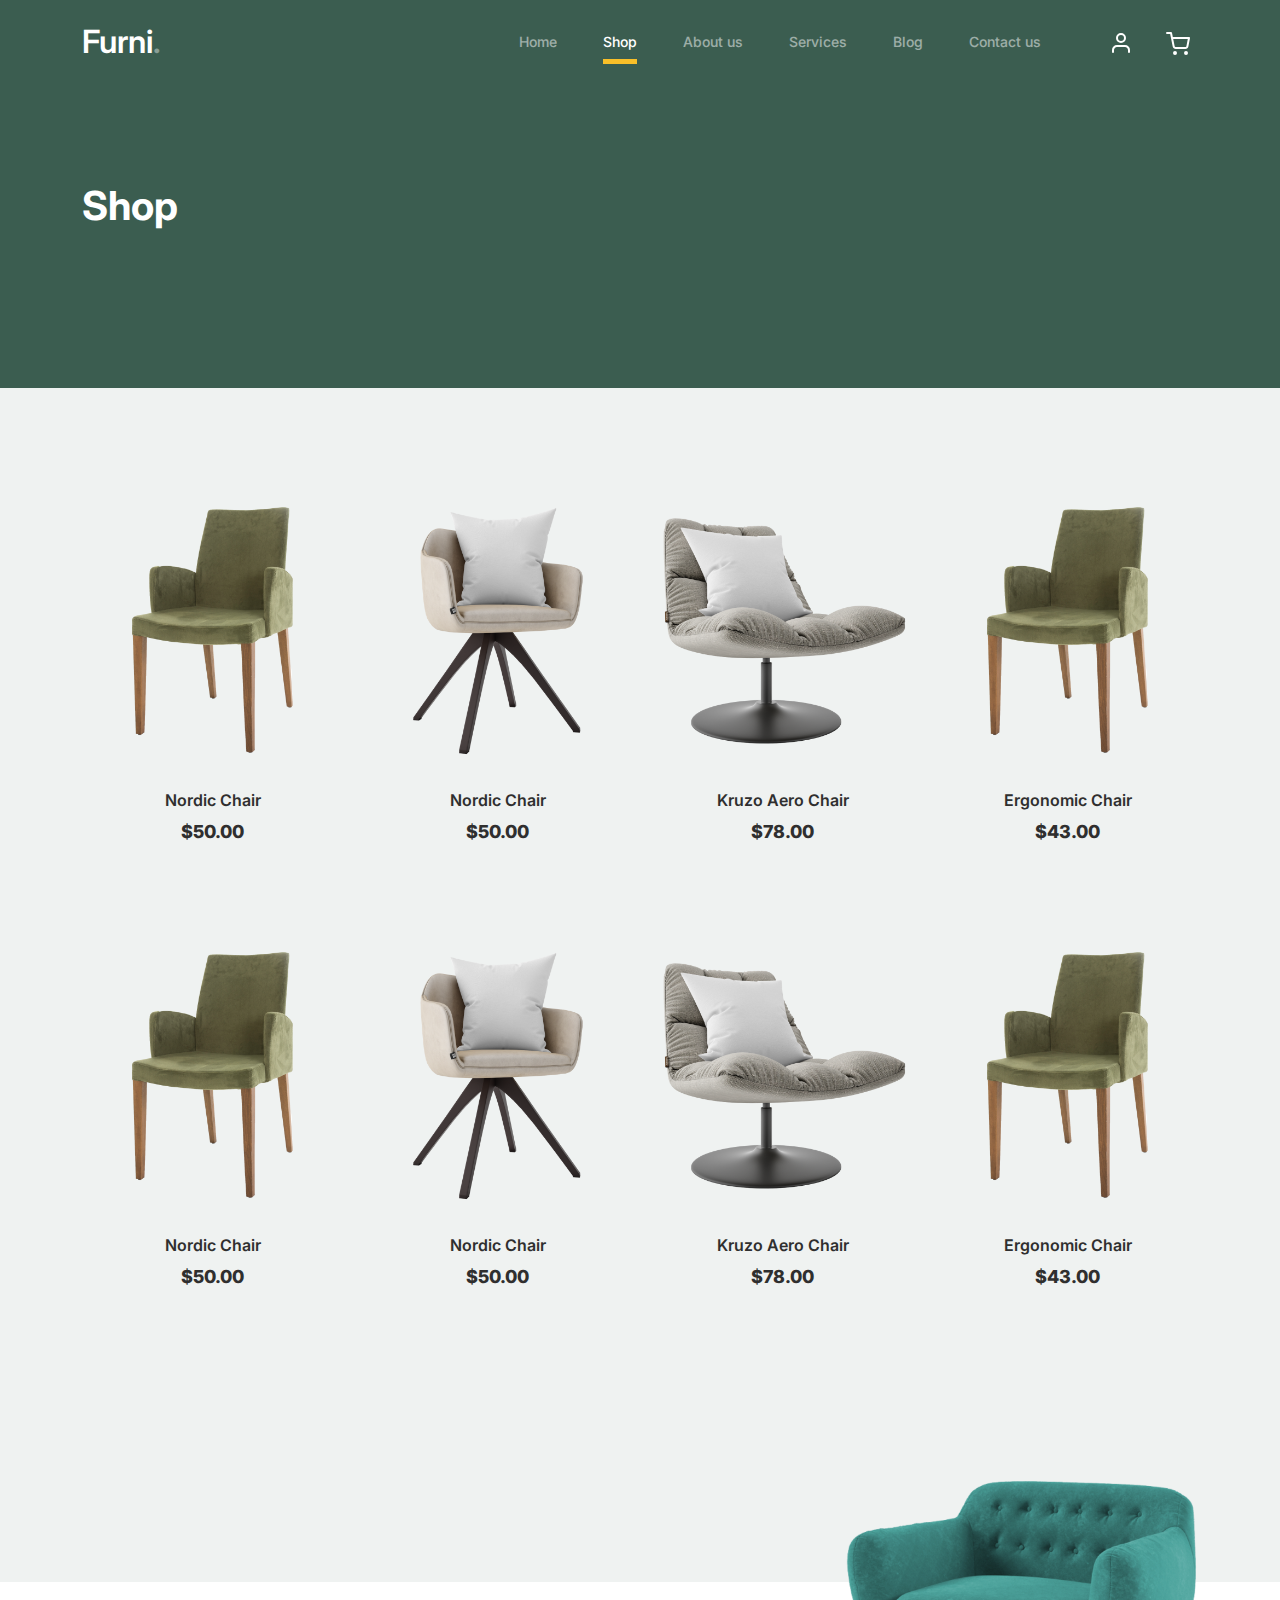
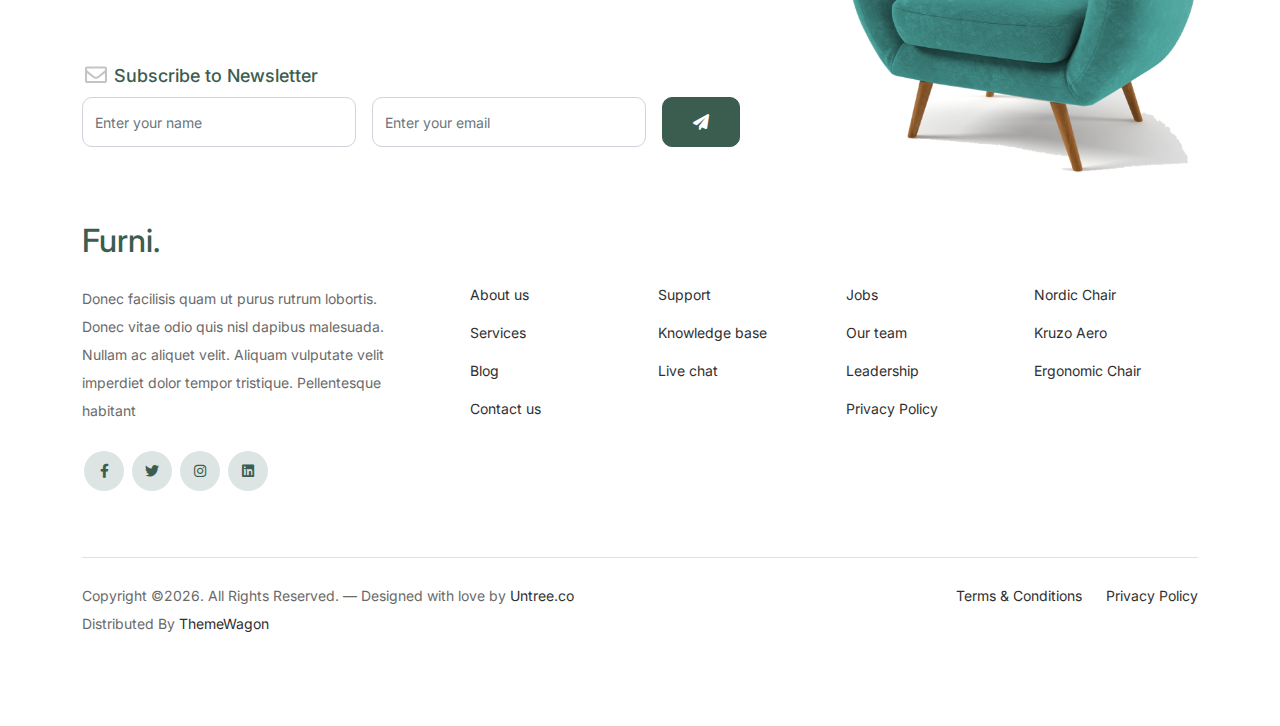
<file: shop.html>
<!-- /*
* Bootstrap 5
* Template Name: Furni
* Template Author: Untree.co
* Template URI: https://untree.co/
* License: https://creativecommons.org/licenses/by/3.0/
*/ -->
<!doctype html>
<html lang="en">
<head>
  <meta charset="utf-8">
  <meta name="viewport" content="width=device-width, initial-scale=1, shrink-to-fit=no">
  <meta name="author" content="Untree.co">
  <link rel="shortcut icon" href="favicon.png">

  <meta name="description" content="" />
  <meta name="keywords" content="bootstrap, bootstrap4" />

		<!-- Bootstrap CSS -->
		<link href="css/bootstrap.min.css" rel="stylesheet">
		<link href="https://cdnjs.cloudflare.com/ajax/libs/font-awesome/6.0.0-beta3/css/all.min.css" rel="stylesheet">
		<link href="css/tiny-slider.css" rel="stylesheet">
		<link href="css/style.css" rel="stylesheet">
		<title>Furni Free Bootstrap 5 Template for Furniture and Interior Design Websites by Untree.co </title>
	</head>

	<body>

		<!-- Start Header/Navigation -->
		<nav class="custom-navbar navbar navbar navbar-expand-md navbar-dark bg-dark" arial-label="Furni navigation bar">

			<div class="container">
				<a class="navbar-brand" href="index.html">Furni<span>.</span></a>

				<button class="navbar-toggler" type="button" data-bs-toggle="collapse" data-bs-target="#navbarsFurni" aria-controls="navbarsFurni" aria-expanded="false" aria-label="Toggle navigation">
					<span class="navbar-toggler-icon"></span>
				</button>

				<div class="collapse navbar-collapse" id="navbarsFurni">
					<ul class="custom-navbar-nav navbar-nav ms-auto mb-2 mb-md-0">
						<li class="nav-item ">
							<a class="nav-link" href="index.html">Home</a>
						</li>
						<li class="active"><a class="nav-link" href="shop.html">Shop</a></li>
						<li><a class="nav-link" href="about.html">About us</a></li>
						<li><a class="nav-link" href="services.html">Services</a></li>
						<li><a class="nav-link" href="blog.html">Blog</a></li>
						<li><a class="nav-link" href="contact.html">Contact us</a></li>
					</ul>

					<ul class="custom-navbar-cta navbar-nav mb-2 mb-md-0 ms-5">
						<li><a class="nav-link" href="#"><img src="images/user.svg"></a></li>
						<li><a class="nav-link" href="cart.html"><img src="images/cart.svg"></a></li>
					</ul>
				</div>
			</div>
				
		</nav>
		<!-- End Header/Navigation -->

		<!-- Start Hero Section -->
			<div class="hero">
				<div class="container">
					<div class="row justify-content-between">
						<div class="col-lg-5">
							<div class="intro-excerpt">
								<h1>Shop</h1>
							</div>
						</div>
						<div class="col-lg-7">
							
						</div>
					</div>
				</div>
			</div>
		<!-- End Hero Section -->

		

		<div class="untree_co-section product-section before-footer-section">
		    <div class="container">
		      	<div class="row">

		      		<!-- Start Column 1 -->
					<div class="col-12 col-md-4 col-lg-3 mb-5">
						<a class="product-item" href="#">
							<img src="images/product-3.png" class="img-fluid product-thumbnail">
							<h3 class="product-title">Nordic Chair</h3>
							<strong class="product-price">$50.00</strong>

							<span class="icon-cross">
								<img src="images/cross.svg" class="img-fluid">
							</span>
						</a>
					</div> 
					<!-- End Column 1 -->
						
					<!-- Start Column 2 -->
					<div class="col-12 col-md-4 col-lg-3 mb-5">
						<a class="product-item" href="#">
							<img src="images/product-1.png" class="img-fluid product-thumbnail">
							<h3 class="product-title">Nordic Chair</h3>
							<strong class="product-price">$50.00</strong>

							<span class="icon-cross">
								<img src="images/cross.svg" class="img-fluid">
							</span>
						</a>
					</div> 
					<!-- End Column 2 -->

					<!-- Start Column 3 -->
					<div class="col-12 col-md-4 col-lg-3 mb-5">
						<a class="product-item" href="#">
							<img src="images/product-2.png" class="img-fluid product-thumbnail">
							<h3 class="product-title">Kruzo Aero Chair</h3>
							<strong class="product-price">$78.00</strong>

							<span class="icon-cross">
								<img src="images/cross.svg" class="img-fluid">
							</span>
						</a>
					</div>
					<!-- End Column 3 -->

					<!-- Start Column 4 -->
					<div class="col-12 col-md-4 col-lg-3 mb-5">
						<a class="product-item" href="#">
							<img src="images/product-3.png" class="img-fluid product-thumbnail">
							<h3 class="product-title">Ergonomic Chair</h3>
							<strong class="product-price">$43.00</strong>

							<span class="icon-cross">
								<img src="images/cross.svg" class="img-fluid">
							</span>
						</a>
					</div>
					<!-- End Column 4 -->


					<!-- Start Column 1 -->
					<div class="col-12 col-md-4 col-lg-3 mb-5">
						<a class="product-item" href="#">
							<img src="images/product-3.png" class="img-fluid product-thumbnail">
							<h3 class="product-title">Nordic Chair</h3>
							<strong class="product-price">$50.00</strong>

							<span class="icon-cross">
								<img src="images/cross.svg" class="img-fluid">
							</span>
						</a>
					</div> 
					<!-- End Column 1 -->
						
					<!-- Start Column 2 -->
					<div class="col-12 col-md-4 col-lg-3 mb-5">
						<a class="product-item" href="#">
							<img src="images/product-1.png" class="img-fluid product-thumbnail">
							<h3 class="product-title">Nordic Chair</h3>
							<strong class="product-price">$50.00</strong>

							<span class="icon-cross">
								<img src="images/cross.svg" class="img-fluid">
							</span>
						</a>
					</div> 
					<!-- End Column 2 -->

					<!-- Start Column 3 -->
					<div class="col-12 col-md-4 col-lg-3 mb-5">
						<a class="product-item" href="#">
							<img src="images/product-2.png" class="img-fluid product-thumbnail">
							<h3 class="product-title">Kruzo Aero Chair</h3>
							<strong class="product-price">$78.00</strong>

							<span class="icon-cross">
								<img src="images/cross.svg" class="img-fluid">
							</span>
						</a>
					</div>
					<!-- End Column 3 -->

					<!-- Start Column 4 -->
					<div class="col-12 col-md-4 col-lg-3 mb-5">
						<a class="product-item" href="#">
							<img src="images/product-3.png" class="img-fluid product-thumbnail">
							<h3 class="product-title">Ergonomic Chair</h3>
							<strong class="product-price">$43.00</strong>

							<span class="icon-cross">
								<img src="images/cross.svg" class="img-fluid">
							</span>
						</a>
					</div>
					<!-- End Column 4 -->

		      	</div>
		    </div>
		</div>


		<!-- Start Footer Section -->
		<footer class="footer-section">
			<div class="container relative">

				<div class="sofa-img">
					<img src="images/sofa.png" alt="Image" class="img-fluid">
				</div>

				<div class="row">
					<div class="col-lg-8">
						<div class="subscription-form">
							<h3 class="d-flex align-items-center"><span class="me-1"><img src="images/envelope-outline.svg" alt="Image" class="img-fluid"></span><span>Subscribe to Newsletter</span></h3>

							<form action="#" class="row g-3">
								<div class="col-auto">
									<input type="text" class="form-control" placeholder="Enter your name">
								</div>
								<div class="col-auto">
									<input type="email" class="form-control" placeholder="Enter your email">
								</div>
								<div class="col-auto">
									<button class="btn btn-primary">
										<span class="fa fa-paper-plane"></span>
									</button>
								</div>
							</form>

						</div>
					</div>
				</div>

				<div class="row g-5 mb-5">
					<div class="col-lg-4">
						<div class="mb-4 footer-logo-wrap"><a href="#" class="footer-logo">Furni<span>.</span></a></div>
						<p class="mb-4">Donec facilisis quam ut purus rutrum lobortis. Donec vitae odio quis nisl dapibus malesuada. Nullam ac aliquet velit. Aliquam vulputate velit imperdiet dolor tempor tristique. Pellentesque habitant</p>

						<ul class="list-unstyled custom-social">
							<li><a href="#"><span class="fa fa-brands fa-facebook-f"></span></a></li>
							<li><a href="#"><span class="fa fa-brands fa-twitter"></span></a></li>
							<li><a href="#"><span class="fa fa-brands fa-instagram"></span></a></li>
							<li><a href="#"><span class="fa fa-brands fa-linkedin"></span></a></li>
						</ul>
					</div>

					<div class="col-lg-8">
						<div class="row links-wrap">
							<div class="col-6 col-sm-6 col-md-3">
								<ul class="list-unstyled">
									<li><a href="#">About us</a></li>
									<li><a href="#">Services</a></li>
									<li><a href="#">Blog</a></li>
									<li><a href="#">Contact us</a></li>
								</ul>
							</div>

							<div class="col-6 col-sm-6 col-md-3">
								<ul class="list-unstyled">
									<li><a href="#">Support</a></li>
									<li><a href="#">Knowledge base</a></li>
									<li><a href="#">Live chat</a></li>
								</ul>
							</div>

							<div class="col-6 col-sm-6 col-md-3">
								<ul class="list-unstyled">
									<li><a href="#">Jobs</a></li>
									<li><a href="#">Our team</a></li>
									<li><a href="#">Leadership</a></li>
									<li><a href="#">Privacy Policy</a></li>
								</ul>
							</div>

							<div class="col-6 col-sm-6 col-md-3">
								<ul class="list-unstyled">
									<li><a href="#">Nordic Chair</a></li>
									<li><a href="#">Kruzo Aero</a></li>
									<li><a href="#">Ergonomic Chair</a></li>
								</ul>
							</div>
						</div>
					</div>

				</div>

				<div class="border-top copyright">
					<div class="row pt-4">
						<div class="col-lg-6">
							<p class="mb-2 text-center text-lg-start">Copyright &copy;<script>document.write(new Date().getFullYear());</script>. All Rights Reserved. &mdash; Designed with love by <a href="https://untree.co">Untree.co</a>  Distributed By <a href="https://themewagon.com">ThemeWagon</a> <!-- License information: https://untree.co/license/ -->
            </p>
						</div>

						<div class="col-lg-6 text-center text-lg-end">
							<ul class="list-unstyled d-inline-flex ms-auto">
								<li class="me-4"><a href="#">Terms &amp; Conditions</a></li>
								<li><a href="#">Privacy Policy</a></li>
							</ul>
						</div>

					</div>
				</div>

			</div>
		</footer>
		<!-- End Footer Section -->	


		<script src="js/bootstrap.bundle.min.js"></script>
		<script src="js/tiny-slider.js"></script>
		<script src="js/custom.js"></script>
	</body>

</html>
</file>
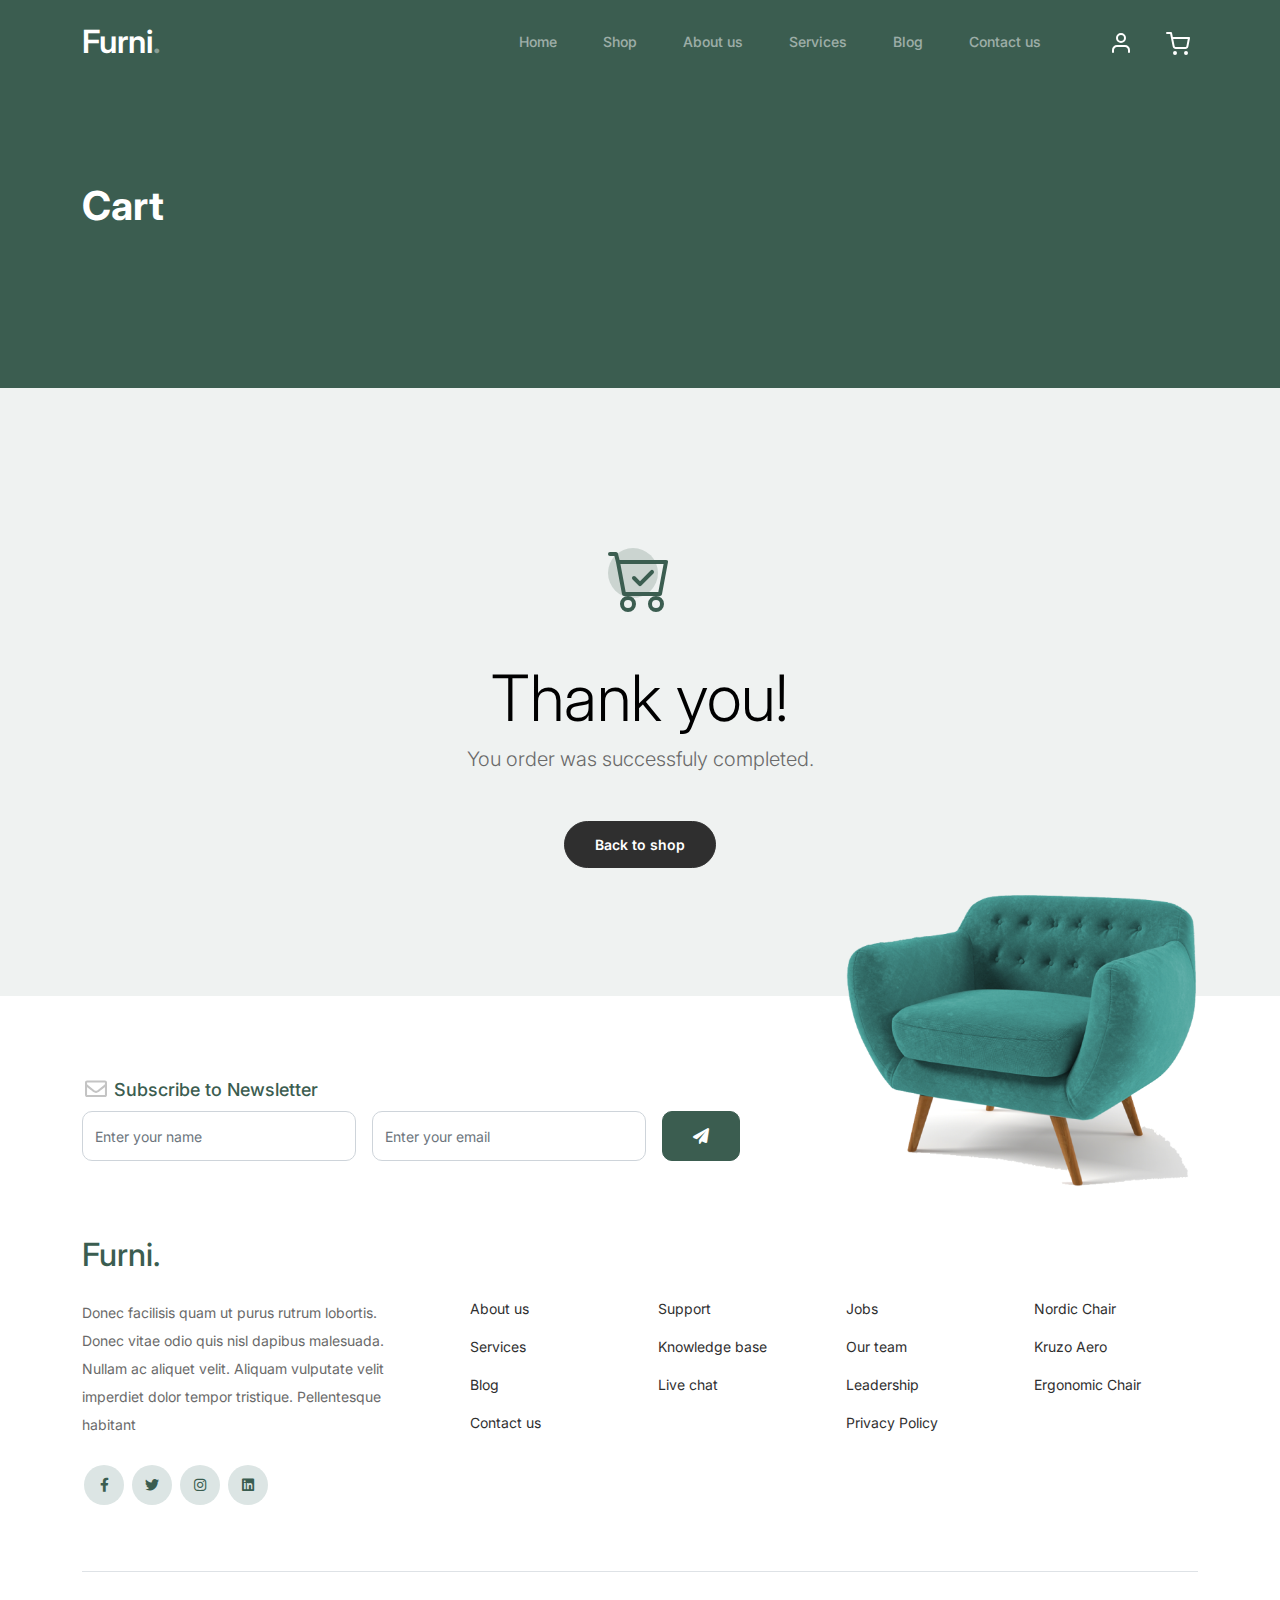
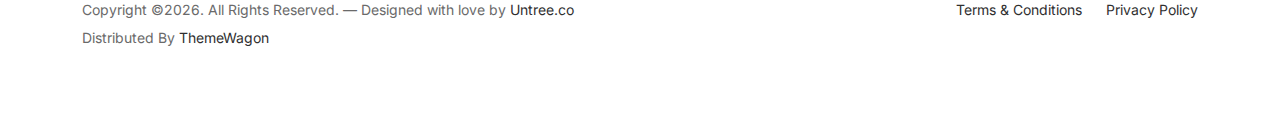
<file: thankyou.html>
<!-- /*
* Bootstrap 5
* Template Name: Furni
* Template Author: Untree.co
* Template URI: https://untree.co/
* License: https://creativecommons.org/licenses/by/3.0/
*/ -->
<!doctype html>
<html lang="en">
<head>
  <meta charset="utf-8">
  <meta name="viewport" content="width=device-width, initial-scale=1, shrink-to-fit=no">
  <meta name="author" content="Untree.co">
  <link rel="shortcut icon" href="favicon.png">

  <meta name="description" content="" />
  <meta name="keywords" content="bootstrap, bootstrap4" />

		<!-- Bootstrap CSS -->
		<link href="css/bootstrap.min.css" rel="stylesheet">
		<link href="https://cdnjs.cloudflare.com/ajax/libs/font-awesome/6.0.0-beta3/css/all.min.css" rel="stylesheet">
		<link href="css/tiny-slider.css" rel="stylesheet">
		<link href="css/style.css" rel="stylesheet">
		<title>Furni Free Bootstrap 5 Template for Furniture and Interior Design Websites by Untree.co </title>
	</head>

	<body>

		<!-- Start Header/Navigation -->
		<nav class="custom-navbar navbar navbar navbar-expand-md navbar-dark bg-dark" arial-label="Furni navigation bar">

			<div class="container">
				<a class="navbar-brand" href="index.html">Furni<span>.</span></a>

				<button class="navbar-toggler" type="button" data-bs-toggle="collapse" data-bs-target="#navbarsFurni" aria-controls="navbarsFurni" aria-expanded="false" aria-label="Toggle navigation">
					<span class="navbar-toggler-icon"></span>
				</button>

				<div class="collapse navbar-collapse" id="navbarsFurni">
					<ul class="custom-navbar-nav navbar-nav ms-auto mb-2 mb-md-0">
						<li class="nav-item ">
							<a class="nav-link" href="index.html">Home</a>
						</li>
						<li><a class="nav-link" href="shop.html">Shop</a></li>
						<li><a class="nav-link" href="about.html">About us</a></li>
						<li><a class="nav-link" href="services.html">Services</a></li>
						<li><a class="nav-link" href="blog.html">Blog</a></li>
						<li><a class="nav-link" href="contact.html">Contact us</a></li>
					</ul>

					<ul class="custom-navbar-cta navbar-nav mb-2 mb-md-0 ms-5">
						<li><a class="nav-link" href="#"><img src="images/user.svg"></a></li>
						<li><a class="nav-link" href="cart.html"><img src="images/cart.svg"></a></li>
					</ul>
				</div>
			</div>
				
		</nav>
		<!-- End Header/Navigation -->

		<!-- Start Hero Section -->
			<div class="hero">
				<div class="container">
					<div class="row justify-content-between">
						<div class="col-lg-5">
							<div class="intro-excerpt">
								<h1>Cart</h1>
							</div>
						</div>
						<div class="col-lg-7">
							
						</div>
					</div>
				</div>
			</div>
		<!-- End Hero Section -->

		

		<div class="untree_co-section">
    <div class="container">
      <div class="row">
        <div class="col-md-12 text-center pt-5">
          <span class="display-3 thankyou-icon text-primary">
            <svg width="1em" height="1em" viewBox="0 0 16 16" class="bi bi-cart-check mb-5" fill="currentColor" xmlns="http://www.w3.org/2000/svg">
              <path fill-rule="evenodd" d="M11.354 5.646a.5.5 0 0 1 0 .708l-3 3a.5.5 0 0 1-.708 0l-1.5-1.5a.5.5 0 1 1 .708-.708L8 8.293l2.646-2.647a.5.5 0 0 1 .708 0z"/>
              <path fill-rule="evenodd" d="M0 1.5A.5.5 0 0 1 .5 1H2a.5.5 0 0 1 .485.379L2.89 3H14.5a.5.5 0 0 1 .491.592l-1.5 8A.5.5 0 0 1 13 12H4a.5.5 0 0 1-.491-.408L2.01 3.607 1.61 2H.5a.5.5 0 0 1-.5-.5zM3.102 4l1.313 7h8.17l1.313-7H3.102zM5 12a2 2 0 1 0 0 4 2 2 0 0 0 0-4zm7 0a2 2 0 1 0 0 4 2 2 0 0 0 0-4zm-7 1a1 1 0 1 0 0 2 1 1 0 0 0 0-2zm7 0a1 1 0 1 0 0 2 1 1 0 0 0 0-2z"/>
            </svg>
          </span>
          <h2 class="display-3 text-black">Thank you!</h2>
          <p class="lead mb-5">You order was successfuly completed.</p>
          <p><a href="shop.html" class="btn btn-sm btn-outline-black">Back to shop</a></p>
        </div>
      </div>
    </div>
  </div>

		<!-- Start Footer Section -->
		<footer class="footer-section">
			<div class="container relative">

				<div class="sofa-img">
					<img src="images/sofa.png" alt="Image" class="img-fluid">
				</div>

				<div class="row">
					<div class="col-lg-8">
						<div class="subscription-form">
							<h3 class="d-flex align-items-center"><span class="me-1"><img src="images/envelope-outline.svg" alt="Image" class="img-fluid"></span><span>Subscribe to Newsletter</span></h3>

							<form action="#" class="row g-3">
								<div class="col-auto">
									<input type="text" class="form-control" placeholder="Enter your name">
								</div>
								<div class="col-auto">
									<input type="email" class="form-control" placeholder="Enter your email">
								</div>
								<div class="col-auto">
									<button class="btn btn-primary">
										<span class="fa fa-paper-plane"></span>
									</button>
								</div>
							</form>

						</div>
					</div>
				</div>

				<div class="row g-5 mb-5">
					<div class="col-lg-4">
						<div class="mb-4 footer-logo-wrap"><a href="#" class="footer-logo">Furni<span>.</span></a></div>
						<p class="mb-4">Donec facilisis quam ut purus rutrum lobortis. Donec vitae odio quis nisl dapibus malesuada. Nullam ac aliquet velit. Aliquam vulputate velit imperdiet dolor tempor tristique. Pellentesque habitant</p>

						<ul class="list-unstyled custom-social">
							<li><a href="#"><span class="fa fa-brands fa-facebook-f"></span></a></li>
							<li><a href="#"><span class="fa fa-brands fa-twitter"></span></a></li>
							<li><a href="#"><span class="fa fa-brands fa-instagram"></span></a></li>
							<li><a href="#"><span class="fa fa-brands fa-linkedin"></span></a></li>
						</ul>
					</div>

					<div class="col-lg-8">
						<div class="row links-wrap">
							<div class="col-6 col-sm-6 col-md-3">
								<ul class="list-unstyled">
									<li><a href="#">About us</a></li>
									<li><a href="#">Services</a></li>
									<li><a href="#">Blog</a></li>
									<li><a href="#">Contact us</a></li>
								</ul>
							</div>

							<div class="col-6 col-sm-6 col-md-3">
								<ul class="list-unstyled">
									<li><a href="#">Support</a></li>
									<li><a href="#">Knowledge base</a></li>
									<li><a href="#">Live chat</a></li>
								</ul>
							</div>

							<div class="col-6 col-sm-6 col-md-3">
								<ul class="list-unstyled">
									<li><a href="#">Jobs</a></li>
									<li><a href="#">Our team</a></li>
									<li><a href="#">Leadership</a></li>
									<li><a href="#">Privacy Policy</a></li>
								</ul>
							</div>

							<div class="col-6 col-sm-6 col-md-3">
								<ul class="list-unstyled">
									<li><a href="#">Nordic Chair</a></li>
									<li><a href="#">Kruzo Aero</a></li>
									<li><a href="#">Ergonomic Chair</a></li>
								</ul>
							</div>
						</div>
					</div>

				</div>

				<div class="border-top copyright">
					<div class="row pt-4">
						<div class="col-lg-6">
							<p class="mb-2 text-center text-lg-start">Copyright &copy;<script>document.write(new Date().getFullYear());</script>. All Rights Reserved. &mdash; Designed with love by <a href="https://untree.co">Untree.co</a> Distributed By <a href="https://themewagon.com">ThemeWagon</a> <!-- License information: https://untree.co/license/ -->
            </p>
						</div>

						<div class="col-lg-6 text-center text-lg-end">
							<ul class="list-unstyled d-inline-flex ms-auto">
								<li class="me-4"><a href="#">Terms &amp; Conditions</a></li>
								<li><a href="#">Privacy Policy</a></li>
							</ul>
						</div>

					</div>
				</div>

			</div>
		</footer>
		<!-- End Footer Section -->	


		<script src="js/bootstrap.bundle.min.js"></script>
		<script src="js/tiny-slider.js"></script>
		<script src="js/custom.js"></script>
	</body>

</html>
</file>
<file: css/tiny-slider.css>
.tns-outer{padding:0 !important}.tns-outer [hidden]{display:none !important}.tns-outer [aria-controls],.tns-outer [data-action]{cursor:pointer}.tns-slider{-webkit-transition:all 0s;-moz-transition:all 0s;transition:all 0s}.tns-slider>.tns-item{-webkit-box-sizing:border-box;-moz-box-sizing:border-box;box-sizing:border-box}.tns-horizontal.tns-subpixel{white-space:nowrap}.tns-horizontal.tns-subpixel>.tns-item{display:inline-block;vertical-align:top;white-space:normal}.tns-horizontal.tns-no-subpixel:after{content:'';display:table;clear:both}.tns-horizontal.tns-no-subpixel>.tns-item{float:left}.tns-horizontal.tns-carousel.tns-no-subpixel>.tns-item{margin-right:-100%}.tns-no-calc{position:relative;left:0}.tns-gallery{position:relative;left:0;min-height:1px}.tns-gallery>.tns-item{position:absolute;left:-100%;-webkit-transition:transform 0s, opacity 0s;-moz-transition:transform 0s, opacity 0s;transition:transform 0s, opacity 0s}.tns-gallery>.tns-slide-active{position:relative;left:auto !important}.tns-gallery>.tns-moving{-webkit-transition:all 0.25s;-moz-transition:all 0.25s;transition:all 0.25s}.tns-autowidth{display:inline-block}.tns-lazy-img{-webkit-transition:opacity 0.6s;-moz-transition:opacity 0.6s;transition:opacity 0.6s;opacity:0.6}.tns-lazy-img.tns-complete{opacity:1}.tns-ah{-webkit-transition:height 0s;-moz-transition:height 0s;transition:height 0s}.tns-ovh{overflow:hidden}.tns-visually-hidden{position:absolute;left:-10000em}.tns-transparent{opacity:0;visibility:hidden}.tns-fadeIn{opacity:1;filter:alpha(opacity=100);z-index:0}.tns-normal,.tns-fadeOut{opacity:0;filter:alpha(opacity=0);z-index:-1}.tns-vpfix{white-space:nowrap}.tns-vpfix>div,.tns-vpfix>li{display:inline-block}.tns-t-subp2{margin:0 auto;width:310px;position:relative;height:10px;overflow:hidden}.tns-t-ct{width:2333.3333333%;width:-webkit-calc(100% * 70 / 3);width:-moz-calc(100% * 70 / 3);width:calc(100% * 70 / 3);position:absolute;right:0}.tns-t-ct:after{content:'';display:table;clear:both}.tns-t-ct>div{width:1.4285714%;width:-webkit-calc(100% / 70);width:-moz-calc(100% / 70);width:calc(100% / 70);height:10px;float:left}

/*# sourceMappingURL=sourcemaps/tiny-slider.css.map */
</file>
<file: css/style.css>
/*
* Template Name: UntreeStore
* Template Author: Untree.co
* Author URI: https://untree.co/
* License: https://creativecommons.org/licenses/by/3.0/
*/
@import url("https://fonts.googleapis.com/css2?family=Inter:wght@400;500;600;700;800&display=swap");
body {
  overflow-x: hidden;
  position: relative; }

body {
  font-family: "Inter", sans-serif;
  font-weight: 400;
  line-height: 28px;
  color: #6a6a6a;
  font-size: 14px;
  background-color: #eff2f1; }

a {
  text-decoration: none;
  -webkit-transition: .3s all ease;
  -o-transition: .3s all ease;
  transition: .3s all ease;
  color: #2f2f2f;
  text-decoration: underline; }
  a:hover {
    color: #2f2f2f;
    text-decoration: none; }
  a.more {
    font-weight: 600; }

.custom-navbar {
  background: #3b5d50 !important;
  padding-top: 20px;
  padding-bottom: 20px; }
  .custom-navbar .navbar-brand {
    font-size: 32px;
    font-weight: 600; }
    .custom-navbar .navbar-brand > span {
      opacity: .4; }
  .custom-navbar .navbar-toggler {
    border-color: transparent; }
    .custom-navbar .navbar-toggler:active, .custom-navbar .navbar-toggler:focus {
      -webkit-box-shadow: none;
      box-shadow: none;
      outline: none; }
  @media (min-width: 992px) {
    .custom-navbar .custom-navbar-nav li {
      margin-left: 15px;
      margin-right: 15px; } }
  .custom-navbar .custom-navbar-nav li a {
    font-weight: 500;
    color: #ffffff !important;
    opacity: .5;
    -webkit-transition: .3s all ease;
    -o-transition: .3s all ease;
    transition: .3s all ease;
    position: relative; }
    @media (min-width: 768px) {
      .custom-navbar .custom-navbar-nav li a:before {
        content: "";
        position: absolute;
        bottom: 0;
        left: 8px;
        right: 8px;
        background: #f9bf29;
        height: 5px;
        opacity: 1;
        visibility: visible;
        width: 0;
        -webkit-transition: .15s all ease-out;
        -o-transition: .15s all ease-out;
        transition: .15s all ease-out; } }
    .custom-navbar .custom-navbar-nav li a:hover {
      opacity: 1; }
      .custom-navbar .custom-navbar-nav li a:hover:before {
        width: calc(100% - 16px); }
  .custom-navbar .custom-navbar-nav li.active a {
    opacity: 1; }
    .custom-navbar .custom-navbar-nav li.active a:before {
      width: calc(100% - 16px); }
  .custom-navbar .custom-navbar-cta {
    margin-left: 0 !important;
    -webkit-box-orient: horizontal;
    -webkit-box-direction: normal;
    -ms-flex-direction: row;
    flex-direction: row; }
    @media (min-width: 768px) {
      .custom-navbar .custom-navbar-cta {
        margin-left: 40px !important; } }
    .custom-navbar .custom-navbar-cta li {
      margin-left: 0px;
      margin-right: 0px; }
      .custom-navbar .custom-navbar-cta li:first-child {
        margin-right: 20px; }

.hero {
  background: #3b5d50;
  padding: calc(4rem - 30px) 0 0rem 0; }
  @media (min-width: 768px) {
    .hero {
      padding: calc(4rem - 30px) 0 4rem 0; } }
  @media (min-width: 992px) {
    .hero {
      padding: calc(8rem - 30px) 0 8rem 0; } }
  .hero .intro-excerpt {
    position: relative;
    z-index: 4; }
    @media (min-width: 992px) {
      .hero .intro-excerpt {
        max-width: 450px; } }
  .hero h1 {
    font-weight: 700;
    color: #ffffff;
    margin-bottom: 30px; }
    @media (min-width: 1400px) {
      .hero h1 {
        font-size: 54px; } }
  .hero p {
    color: rgba(255, 255, 255, 0.5);
    margin-botom: 30px; }
  .hero .hero-img-wrap {
    position: relative; }
    .hero .hero-img-wrap img {
      position: relative;
      top: 0px;
      right: 0px;
      z-index: 2;
      max-width: 780px;
      left: -20px; }
      @media (min-width: 768px) {
        .hero .hero-img-wrap img {
          right: 0px;
          left: -100px; } }
      @media (min-width: 992px) {
        .hero .hero-img-wrap img {
          left: 0px;
          top: -80px;
          position: absolute;
          right: -50px; } }
      @media (min-width: 1200px) {
        .hero .hero-img-wrap img {
          left: 0px;
          top: -80px;
          right: -100px; } }
    .hero .hero-img-wrap:after {
      content: "";
      position: absolute;
      width: 255px;
      height: 217px;
      background-image: url("../images/dots-light.svg");
      background-size: contain;
      background-repeat: no-repeat;
      right: -100px;
      top: -0px; }
      @media (min-width: 1200px) {
        .hero .hero-img-wrap:after {
          top: -40px; } }

.btn {
  font-weight: 600;
  padding: 12px 30px;
  border-radius: 30px;
  color: #ffffff;
  background: #2f2f2f;
  border-color: #2f2f2f; }
  .btn:hover {
    color: #ffffff;
    background: #222222;
    border-color: #222222; }
  .btn:active, .btn:focus {
    outline: none !important;
    -webkit-box-shadow: none;
    box-shadow: none; }
  .btn.btn-primary {
    background: #3b5d50;
    border-color: #3b5d50; }
    .btn.btn-primary:hover {
      background: #314d43;
      border-color: #314d43; }
  .btn.btn-secondary {
    color: #2f2f2f;
    background: #f9bf29;
    border-color: #f9bf29; }
    .btn.btn-secondary:hover {
      background: #f8b810;
      border-color: #f8b810; }
  .btn.btn-white-outline {
    background: transparent;
    border-width: 2px;
    border-color: rgba(255, 255, 255, 0.3); }
    .btn.btn-white-outline:hover {
      border-color: white;
      color: #ffffff; }

.section-title {
  color: #2f2f2f; }

.product-section {
  padding: 7rem 0; }
  .product-section .product-item {
    text-align: center;
    text-decoration: none;
    display: block;
    position: relative;
    padding-bottom: 50px;
    cursor: pointer; }
    .product-section .product-item .product-thumbnail {
      margin-bottom: 30px;
      position: relative;
      top: 0;
      -webkit-transition: .3s all ease;
      -o-transition: .3s all ease;
      transition: .3s all ease; }
    .product-section .product-item h3 {
      font-weight: 600;
      font-size: 16px; }
    .product-section .product-item strong {
      font-weight: 800 !important;
      font-size: 18px !important; }
    .product-section .product-item h3, .product-section .product-item strong {
      color: #2f2f2f;
      text-decoration: none; }
    .product-section .product-item .icon-cross {
      position: absolute;
      width: 35px;
      height: 35px;
      display: inline-block;
      background: #2f2f2f;
      bottom: 15px;
      left: 50%;
      -webkit-transform: translateX(-50%);
      -ms-transform: translateX(-50%);
      transform: translateX(-50%);
      margin-bottom: -17.5px;
      border-radius: 50%;
      opacity: 0;
      visibility: hidden;
      -webkit-transition: .3s all ease;
      -o-transition: .3s all ease;
      transition: .3s all ease; }
      .product-section .product-item .icon-cross img {
        position: absolute;
        left: 50%;
        top: 50%;
        -webkit-transform: translate(-50%, -50%);
        -ms-transform: translate(-50%, -50%);
        transform: translate(-50%, -50%); }
    .product-section .product-item:before {
      bottom: 0;
      left: 0;
      right: 0;
      position: absolute;
      content: "";
      background: #dce5e4;
      height: 0%;
      z-index: -1;
      border-radius: 10px;
      -webkit-transition: .3s all ease;
      -o-transition: .3s all ease;
      transition: .3s all ease; }
    .product-section .product-item:hover .product-thumbnail {
      top: -25px; }
    .product-section .product-item:hover .icon-cross {
      bottom: 0;
      opacity: 1;
      visibility: visible; }
    .product-section .product-item:hover:before {
      height: 70%; }

.why-choose-section {
  padding: 7rem 0; }
  .why-choose-section .img-wrap {
    position: relative; }
    .why-choose-section .img-wrap:before {
      position: absolute;
      content: "";
      width: 255px;
      height: 217px;
      background-image: url("../images/dots-yellow.svg");
      background-repeat: no-repeat;
      background-size: contain;
      -webkit-transform: translate(-40%, -40%);
      -ms-transform: translate(-40%, -40%);
      transform: translate(-40%, -40%);
      z-index: -1; }
    .why-choose-section .img-wrap img {
      border-radius: 20px; }

.feature {
  margin-bottom: 30px; }
  .feature .icon {
    display: inline-block;
    position: relative;
    margin-bottom: 20px; }
    .feature .icon:before {
      content: "";
      width: 33px;
      height: 33px;
      position: absolute;
      background: rgba(59, 93, 80, 0.2);
      border-radius: 50%;
      right: -8px;
      bottom: 0; }
  .feature h3 {
    font-size: 14px;
    color: #2f2f2f; }
  .feature p {
    font-size: 14px;
    line-height: 22px;
    color: #6a6a6a; }

.we-help-section {
  padding: 7rem 0; }
  .we-help-section .imgs-grid {
    display: -ms-grid;
    display: grid;
    -ms-grid-columns: (1fr)[27];
    grid-template-columns: repeat(27, 1fr);
    position: relative; }
    .we-help-section .imgs-grid:before {
      position: absolute;
      content: "";
      width: 255px;
      height: 217px;
      background-image: url("../images/dots-green.svg");
      background-size: contain;
      background-repeat: no-repeat;
      -webkit-transform: translate(-40%, -40%);
      -ms-transform: translate(-40%, -40%);
      transform: translate(-40%, -40%);
      z-index: -1; }
    .we-help-section .imgs-grid .grid {
      position: relative; }
      .we-help-section .imgs-grid .grid img {
        border-radius: 20px;
        max-width: 100%; }
      .we-help-section .imgs-grid .grid.grid-1 {
        -ms-grid-column: 1;
        -ms-grid-column-span: 18;
        grid-column: 1 / span 18;
        -ms-grid-row: 1;
        -ms-grid-row-span: 27;
        grid-row: 1 / span 27; }
      .we-help-section .imgs-grid .grid.grid-2 {
        -ms-grid-column: 19;
        -ms-grid-column-span: 27;
        grid-column: 19 / span 27;
        -ms-grid-row: 1;
        -ms-grid-row-span: 5;
        grid-row: 1 / span 5;
        padding-left: 20px; }
      .we-help-section .imgs-grid .grid.grid-3 {
        -ms-grid-column: 14;
        -ms-grid-column-span: 16;
        grid-column: 14 / span 16;
        -ms-grid-row: 6;
        -ms-grid-row-span: 27;
        grid-row: 6 / span 27;
        padding-top: 20px; }

.custom-list {
  width: 100%; }
  .custom-list li {
    display: inline-block;
    width: calc(50% - 20px);
    margin-bottom: 12px;
    line-height: 1.5;
    position: relative;
    padding-left: 20px; }
    .custom-list li:before {
      content: "";
      width: 8px;
      height: 8px;
      border-radius: 50%;
      border: 2px solid #3b5d50;
      position: absolute;
      left: 0;
      top: 8px; }

.popular-product {
  padding: 0 0 7rem 0; }
  .popular-product .product-item-sm h3 {
    font-size: 14px;
    font-weight: 700;
    color: #2f2f2f; }
  .popular-product .product-item-sm a {
    text-decoration: none;
    color: #2f2f2f;
    -webkit-transition: .3s all ease;
    -o-transition: .3s all ease;
    transition: .3s all ease; }
    .popular-product .product-item-sm a:hover {
      color: rgba(47, 47, 47, 0.5); }
  .popular-product .product-item-sm p {
    line-height: 1.4;
    margin-bottom: 10px;
    font-size: 14px; }
  .popular-product .product-item-sm .thumbnail {
    margin-right: 10px;
    -webkit-box-flex: 0;
    -ms-flex: 0 0 120px;
    flex: 0 0 120px;
    position: relative; }
    .popular-product .product-item-sm .thumbnail:before {
      content: "";
      position: absolute;
      border-radius: 20px;
      background: #dce5e4;
      width: 98px;
      height: 98px;
      top: 50%;
      left: 50%;
      -webkit-transform: translate(-50%, -50%);
      -ms-transform: translate(-50%, -50%);
      transform: translate(-50%, -50%);
      z-index: -1; }

.testimonial-section {
  padding: 3rem 0 7rem 0; }

.testimonial-slider-wrap {
  position: relative; }
  .testimonial-slider-wrap .tns-inner {
    padding-top: 30px; }
  .testimonial-slider-wrap .item .testimonial-block blockquote {
    font-size: 16px; }
    @media (min-width: 768px) {
      .testimonial-slider-wrap .item .testimonial-block blockquote {
        line-height: 32px;
        font-size: 18px; } }
  .testimonial-slider-wrap .item .testimonial-block .author-info .author-pic {
    margin-bottom: 20px; }
    .testimonial-slider-wrap .item .testimonial-block .author-info .author-pic img {
      max-width: 80px;
      border-radius: 50%; }
  .testimonial-slider-wrap .item .testimonial-block .author-info h3 {
    font-size: 14px;
    font-weight: 700;
    color: #2f2f2f;
    margin-bottom: 0; }
  .testimonial-slider-wrap #testimonial-nav {
    position: absolute;
    top: 50%;
    z-index: 99;
    width: 100%;
    display: none; }
    @media (min-width: 768px) {
      .testimonial-slider-wrap #testimonial-nav {
        display: block; } }
    .testimonial-slider-wrap #testimonial-nav > span {
      cursor: pointer;
      position: absolute;
      width: 58px;
      height: 58px;
      line-height: 58px;
      border-radius: 50%;
      background: rgba(59, 93, 80, 0.1);
      color: #2f2f2f;
      -webkit-transition: .3s all ease;
      -o-transition: .3s all ease;
      transition: .3s all ease; }
      .testimonial-slider-wrap #testimonial-nav > span:hover {
        background: #3b5d50;
        color: #ffffff; }
    .testimonial-slider-wrap #testimonial-nav .prev {
      left: -10px; }
    .testimonial-slider-wrap #testimonial-nav .next {
      right: 0; }
  .testimonial-slider-wrap .tns-nav {
    position: absolute;
    bottom: -50px;
    left: 50%;
    -webkit-transform: translateX(-50%);
    -ms-transform: translateX(-50%);
    transform: translateX(-50%); }
    .testimonial-slider-wrap .tns-nav button {
      background: none;
      border: none;
      display: inline-block;
      position: relative;
      width: 0 !important;
      height: 7px !important;
      margin: 2px; }
      .testimonial-slider-wrap .tns-nav button:active, .testimonial-slider-wrap .tns-nav button:focus, .testimonial-slider-wrap .tns-nav button:hover {
        outline: none;
        -webkit-box-shadow: none;
        box-shadow: none;
        background: none; }
      .testimonial-slider-wrap .tns-nav button:before {
        display: block;
        width: 7px;
        height: 7px;
        left: 0;
        top: 0;
        position: absolute;
        content: "";
        border-radius: 50%;
        -webkit-transition: .3s all ease;
        -o-transition: .3s all ease;
        transition: .3s all ease;
        background-color: #d6d6d6; }
      .testimonial-slider-wrap .tns-nav button:hover:before, .testimonial-slider-wrap .tns-nav button.tns-nav-active:before {
        background-color: #3b5d50; }

.before-footer-section {
  padding: 7rem 0 12rem 0 !important; }

.blog-section {
  padding: 7rem 0 12rem 0; }
  .blog-section .post-entry a {
    text-decoration: none; }
  .blog-section .post-entry .post-thumbnail {
    display: block;
    margin-bottom: 20px; }
    .blog-section .post-entry .post-thumbnail img {
      border-radius: 20px;
      -webkit-transition: .3s all ease;
      -o-transition: .3s all ease;
      transition: .3s all ease; }
  .blog-section .post-entry .post-content-entry {
    padding-left: 15px;
    padding-right: 15px; }
    .blog-section .post-entry .post-content-entry h3 {
      font-size: 16px;
      margin-bottom: 0;
      font-weight: 600;
      margin-bottom: 7px; }
    .blog-section .post-entry .post-content-entry .meta {
      font-size: 14px; }
      .blog-section .post-entry .post-content-entry .meta a {
        font-weight: 600; }
  .blog-section .post-entry:hover .post-thumbnail img, .blog-section .post-entry:focus .post-thumbnail img {
    opacity: .7; }

.footer-section {
  padding: 80px 0;
  background: #ffffff; }
  .footer-section .relative {
    position: relative; }
  .footer-section a {
    text-decoration: none;
    color: #2f2f2f;
    -webkit-transition: .3s all ease;
    -o-transition: .3s all ease;
    transition: .3s all ease; }
    .footer-section a:hover {
      color: rgba(47, 47, 47, 0.5); }
  .footer-section .subscription-form {
    margin-bottom: 40px;
    position: relative;
    z-index: 2;
    margin-top: 100px; }
    @media (min-width: 992px) {
      .footer-section .subscription-form {
        margin-top: 0px;
        margin-bottom: 80px; } }
    .footer-section .subscription-form h3 {
      font-size: 18px;
      font-weight: 500;
      color: #3b5d50; }
    .footer-section .subscription-form .form-control {
      height: 50px;
      border-radius: 10px;
      font-family: "Inter", sans-serif; }
      .footer-section .subscription-form .form-control:active, .footer-section .subscription-form .form-control:focus {
        outline: none;
        -webkit-box-shadow: none;
        box-shadow: none;
        border-color: #3b5d50;
        -webkit-box-shadow: 0 1px 4px 0 rgba(0, 0, 0, 0.2);
        box-shadow: 0 1px 4px 0 rgba(0, 0, 0, 0.2); }
      .footer-section .subscription-form .form-control::-webkit-input-placeholder {
        font-size: 14px; }
      .footer-section .subscription-form .form-control::-moz-placeholder {
        font-size: 14px; }
      .footer-section .subscription-form .form-control:-ms-input-placeholder {
        font-size: 14px; }
      .footer-section .subscription-form .form-control:-moz-placeholder {
        font-size: 14px; }
    .footer-section .subscription-form .btn {
      border-radius: 10px !important; }
  .footer-section .sofa-img {
    position: absolute;
    top: -200px;
    z-index: 1;
    right: 0; }
    .footer-section .sofa-img img {
      max-width: 380px; }
  .footer-section .links-wrap {
    margin-top: 0px; }
    @media (min-width: 992px) {
      .footer-section .links-wrap {
        margin-top: 54px; } }
    .footer-section .links-wrap ul li {
      margin-bottom: 10px; }
  .footer-section .footer-logo-wrap .footer-logo {
    font-size: 32px;
    font-weight: 500;
    text-decoration: none;
    color: #3b5d50; }
  .footer-section .custom-social li {
    margin: 2px;
    display: inline-block; }
    .footer-section .custom-social li a {
      width: 40px;
      height: 40px;
      text-align: center;
      line-height: 40px;
      display: inline-block;
      background: #dce5e4;
      color: #3b5d50;
      border-radius: 50%; }
      .footer-section .custom-social li a:hover {
        background: #3b5d50;
        color: #ffffff; }
  .footer-section .border-top {
    border-color: #dce5e4; }
    .footer-section .border-top.copyright {
      font-size: 14px !important; }

.untree_co-section {
  padding: 7rem 0; }

.form-control {
  height: 50px;
  border-radius: 10px;
  font-family: "Inter", sans-serif; }
  .form-control:active, .form-control:focus {
    outline: none;
    -webkit-box-shadow: none;
    box-shadow: none;
    border-color: #3b5d50;
    -webkit-box-shadow: 0 1px 4px 0 rgba(0, 0, 0, 0.2);
    box-shadow: 0 1px 4px 0 rgba(0, 0, 0, 0.2); }
  .form-control::-webkit-input-placeholder {
    font-size: 14px; }
  .form-control::-moz-placeholder {
    font-size: 14px; }
  .form-control:-ms-input-placeholder {
    font-size: 14px; }
  .form-control:-moz-placeholder {
    font-size: 14px; }

.service {
  line-height: 1.5; }
  .service .service-icon {
    border-radius: 10px;
    -webkit-box-flex: 0;
    -ms-flex: 0 0 50px;
    flex: 0 0 50px;
    height: 50px;
    line-height: 50px;
    text-align: center;
    background: #3b5d50;
    margin-right: 20px;
    color: #ffffff; }

textarea {
  height: auto !important; }

.site-blocks-table {
  overflow: auto; }
  .site-blocks-table .product-thumbnail {
    width: 200px; }
  .site-blocks-table .btn {
    padding: 2px 10px; }
  .site-blocks-table thead th {
    padding: 30px;
    text-align: center;
    border-width: 0px !important;
    vertical-align: middle;
    color: rgba(0, 0, 0, 0.8);
    font-size: 18px; }
  .site-blocks-table td {
    padding: 20px;
    text-align: center;
    vertical-align: middle;
    color: rgba(0, 0, 0, 0.8); }
  .site-blocks-table tbody tr:first-child td {
    border-top: 1px solid #3b5d50 !important; }
  .site-blocks-table .btn {
    background: none !important;
    color: #000000;
    border: none;
    height: auto !important; }

.site-block-order-table th {
  border-top: none !important;
  border-bottom-width: 1px !important; }

.site-block-order-table td, .site-block-order-table th {
  color: #000000; }

.couponcode-wrap input {
  border-radius: 10px !important; }

.text-primary {
  color: #3b5d50 !important; }

.thankyou-icon {
  position: relative;
  color: #3b5d50; }
  .thankyou-icon:before {
    position: absolute;
    content: "";
    width: 50px;
    height: 50px;
    border-radius: 50%;
    background: rgba(59, 93, 80, 0.2); }

.size-left-space {
  margin-left: 100px;
  width: 450px;
}
.icon-hover:hover {
  border-color: #3b71ca !important;
  background-color: white !important;
  color: #3b71ca !important;
}

.icon-hover:hover i {
  color: #3b71ca !important;
}
</file>
